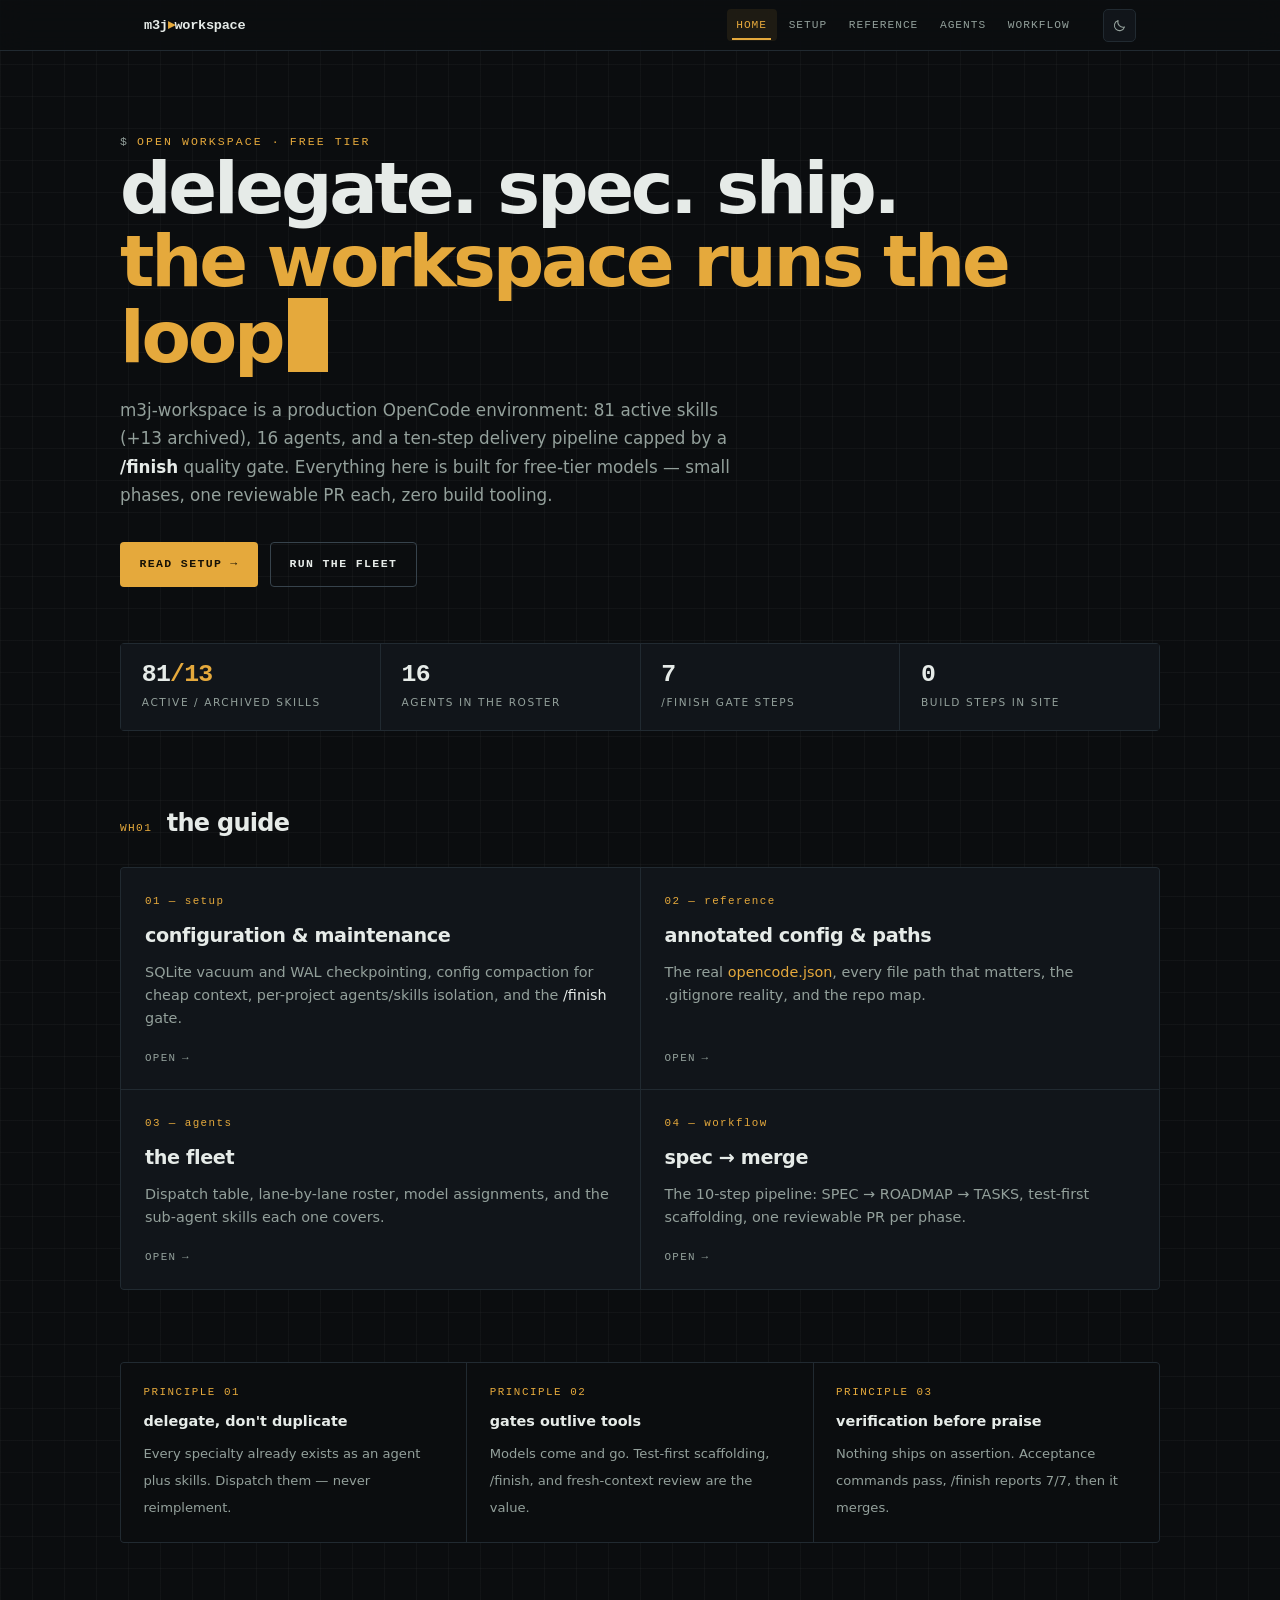
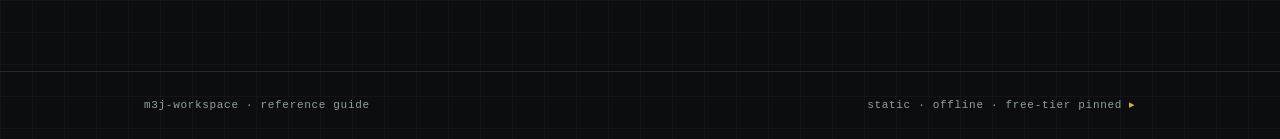
<file: site/index.html>
<!DOCTYPE html>
<html lang="en">
<head>
  <meta charset="UTF-8">
  <meta name="viewport" content="width=device-width, initial-scale=1.0">
  <meta name="color-scheme" content="dark light">
  <meta name="description" content="m3j-workspace reference guide — OpenCode workspace, 81+13 skills, 16 agents, free-tier delivery pipeline.">
  <title>m3j-workspace</title>
  <link rel="icon" href="data:image/svg+xml,%3Csvg xmlns='http://www.w3.org/2000/svg' viewBox='0 0 96 96'%3E%3Crect width='96' height='96' fill='%230d0f11'/%3E%3Cpath d='M30 34 L66 48 L30 62 Z' fill='%23e5a93c'/%3E%3C/svg%3E">
  <link rel="stylesheet" href="style.css">
  <noscript><style>.reveal{opacity:1;transform:none}</style></noscript>
  <script>
    /* pre-paint theme — keeps first paint dark in default */
    (function () {
      try {
        if (localStorage.getItem("theme") === "light")
          document.documentElement.setAttribute("data-theme", "light");
      } catch (e) {}
    })();
  </script>
</head>
<body>
  <a class="skip-link" href="#main">skip to content</a>

  <nav>
    <div class="nav-inner">
      <a class="brand" href="./" aria-label="m3j-workspace — home">
        m3j<span class="brand-caret">▸</span>workspace
      </a>
      <div class="nav-links">
        <a class="active" href="./">home</a>
        <a href="setup.html">setup</a>
        <a href="reference.html">reference</a>
        <a href="agents.html">agents</a>
        <a href="workflow.html">workflow</a>
      </div>
      <button id="theme-toggle" class="theme-toggle" type="button"
              aria-label="Toggle color theme" aria-pressed="false">
        <svg class="icon icon-sun" viewBox="0 0 24 24" width="15" height="15" aria-hidden="true" focusable="false">
          <circle cx="12" cy="12" r="4.2" fill="none" stroke="currentColor" stroke-width="1.7"/>
          <path d="M12 2.6v2.1M12 19.3v2.1M2.6 12h2.1M19.3 12h2.1M5 5l1.5 1.5M17.5 17.5L19 19M19 5l-1.5 1.5M6.5 17.5L5 19" stroke="currentColor" stroke-width="1.7" stroke-linecap="round"/>
        </svg>
        <svg class="icon icon-moon" viewBox="0 0 24 24" width="15" height="15" aria-hidden="true" focusable="false">
          <path d="M20.1 14.3A8.3 8.3 0 0 1 9.7 3.9a8.3 8.3 0 1 0 10.4 10.4Z" fill="none" stroke="currentColor" stroke-width="1.7" stroke-linejoin="round"/>
        </svg>
      </button>
    </div>
  </nav>

  <main class="page" id="main">
    <header class="hero">
      <p class="kicker reveal">open workspace · free tier</p>
      <h1 class="reveal" style="--d:60ms">delegate. spec. ship.<br>
        <span class="hl">the workspace runs the loop</span><span class="caret" aria-hidden="true"></span>
      </h1>
      <p class="lede reveal" style="--d:120ms">
        m3j-workspace is a production OpenCode environment: 81 active skills (+13 archived),
        16 agents, and a ten-step delivery pipeline capped by a <b style="color:var(--text)">/finish</b>
        quality gate. Everything here is built for free-tier models — small phases, one reviewable
        PR each, zero build tooling.
      </p>
      <div class="cta-row reveal" style="--d:180ms">
        <a class="btn btn-solid" href="setup.html">read setup <span class="arrow">→</span></a>
        <a class="btn btn-line" href="agents.html">run the fleet</a>
      </div>
    </header>

    <section class="stat-strip reveal" aria-label="Workspace numbers">
      <div class="stat-cell">
        <div class="stat-num">81<span class="ac">/13</span></div>
        <div class="stat-label">active / archived skills</div>
      </div>
      <div class="stat-cell">
        <div class="stat-num">16</div>
        <div class="stat-label">agents in the roster</div>
      </div>
      <div class="stat-cell">
        <div class="stat-num">7</div>
        <div class="stat-label">/finish gate steps</div>
      </div>
      <div class="stat-cell">
        <div class="stat-num">0</div>
        <div class="stat-label">build steps in site</div>
      </div>
    </section>

    <section>
      <div class="section-head reveal">
        <span class="idx">WH01</span>
        <h2>the guide</h2>
      </div>
      <div class="module-grid reveal">
        <a class="card-core" href="setup.html">
          <span class="m-num">01 — setup</span>
          <h3>configuration &amp; maintenance</h3>
          <p>SQLite vacuum and WAL checkpointing, config compaction for cheap context,
             per-project agents/skills isolation, and the <span style="color:var(--text)">/finish</span> gate.</p>
          <span class="m-go">open <span class="arrow">→</span></span>
        </a>
        <a class="card-core" href="reference.html">
          <span class="m-num">02 — reference</span>
          <h3>annotated config &amp; paths</h3>
          <p>The real <span style="color:var(--accent)">opencode.json</span>, every file path that matters,
             the .gitignore reality, and the repo map.</p>
          <span class="m-go">open <span class="arrow">→</span></span>
        </a>
        <a class="card-core" href="agents.html">
          <span class="m-num">03 — agents</span>
          <h3>the fleet</h3>
          <p>Dispatch table, lane-by-lane roster, model assignments, and the sub-agent skills each one covers.</p>
          <span class="m-go">open <span class="arrow">→</span></span>
        </a>
        <a class="card-core" href="workflow.html">
          <span class="m-num">04 — workflow</span>
          <h3>spec → merge</h3>
          <p>The 10-step pipeline: SPEC → ROADMAP → TASKS, test-first scaffolding, one reviewable PR per phase.</p>
          <span class="m-go">open <span class="arrow">→</span></span>
        </a>
      </div>
    </section>

    <section class="trio reveal">
      <div class="cell">
        <span class="tag">principle 01</span>
        <b>delegate, don't duplicate</b>
        <span>Every specialty already exists as an agent plus skills. Dispatch them — never reimplement.</span>
      </div>
      <div class="cell">
        <span class="tag">principle 02</span>
        <b>gates outlive tools</b>
        <span>Models come and go. Test-first scaffolding, /finish, and fresh-context review are the value.</span>
      </div>
      <div class="cell">
        <span class="tag">principle 03</span>
        <b>verification before praise</b>
        <span>Nothing ships on assertion. Acceptance commands pass, /finish reports 7/7, then it merges.</span>
      </div>
    </section>
  </main>

  <footer class="site-footer">
    <div class="footer-inner">
      <span>m3j-workspace · reference guide</span>
      <span class="footer-note">static · offline · free-tier pinned <span class="ac">▸</span></span>
    </div>
  </footer>

  <script src="script.js"></script>
</body>
</html>
</file>
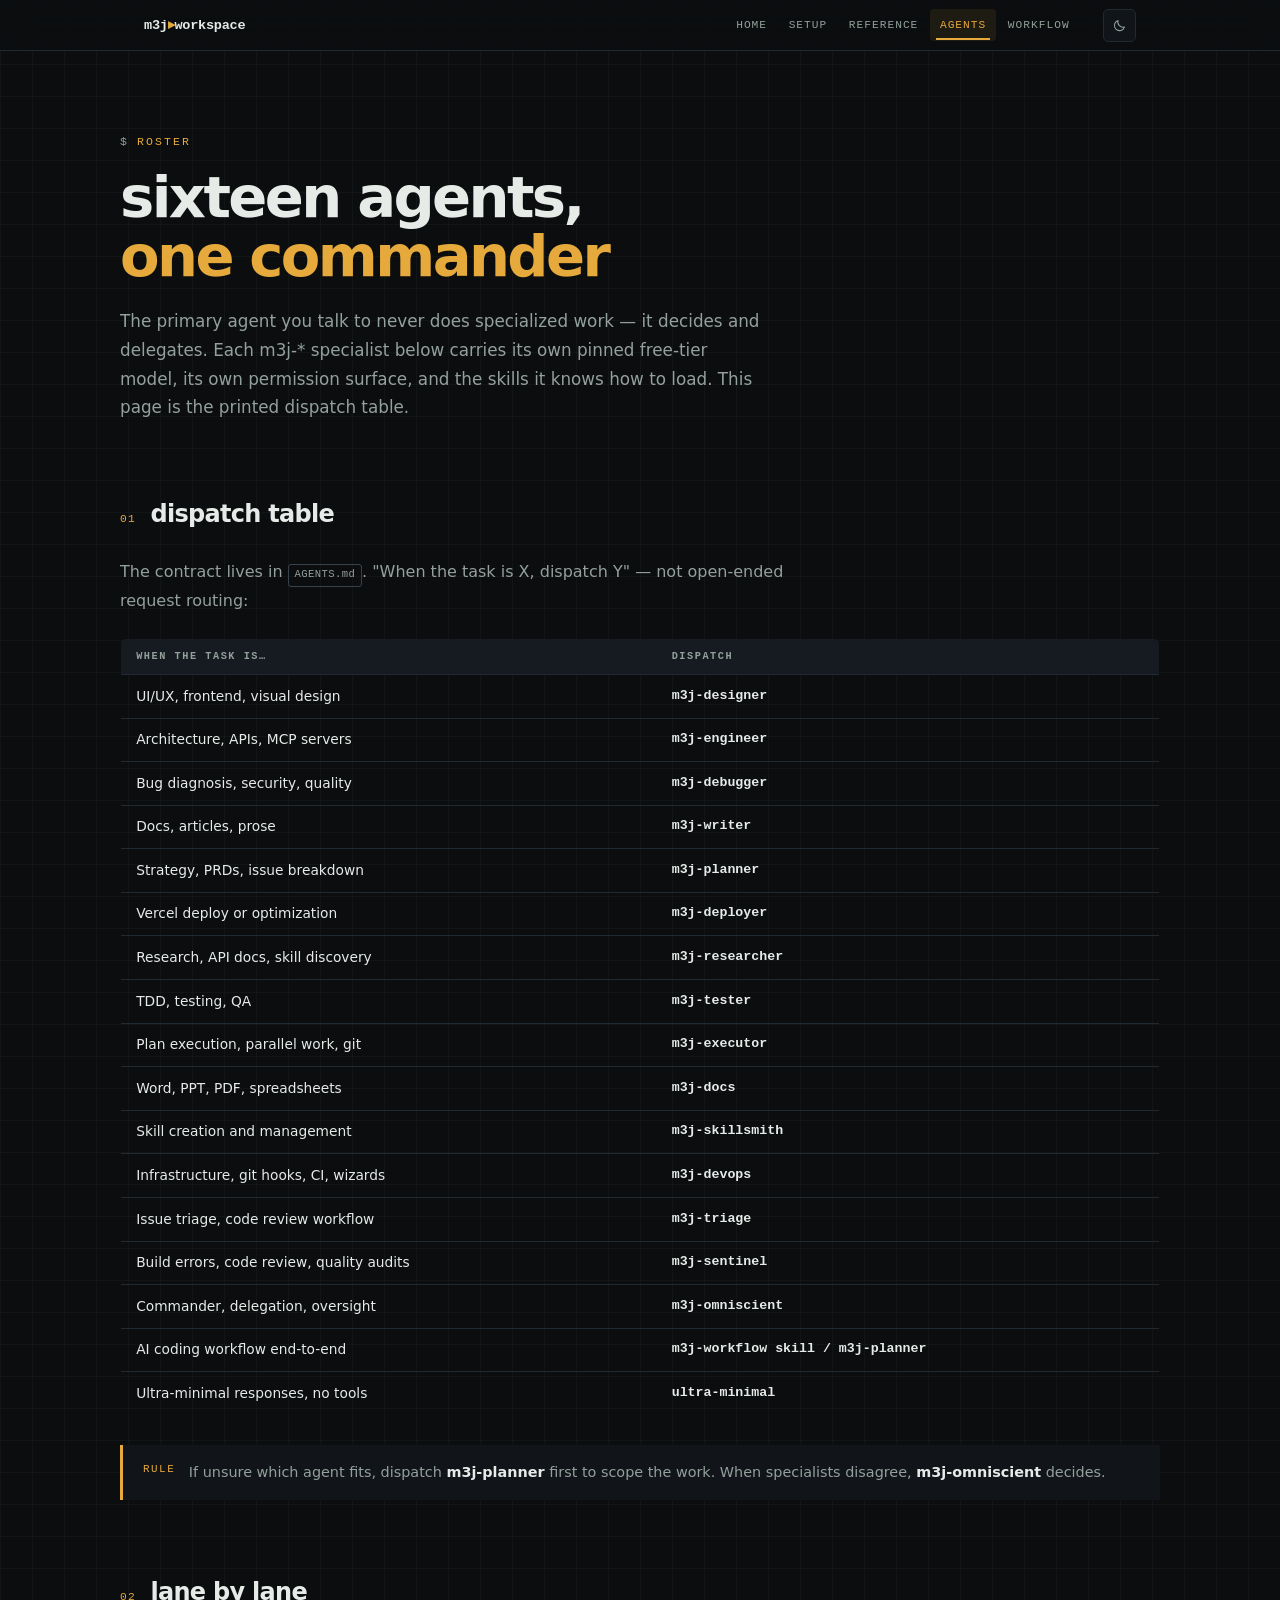
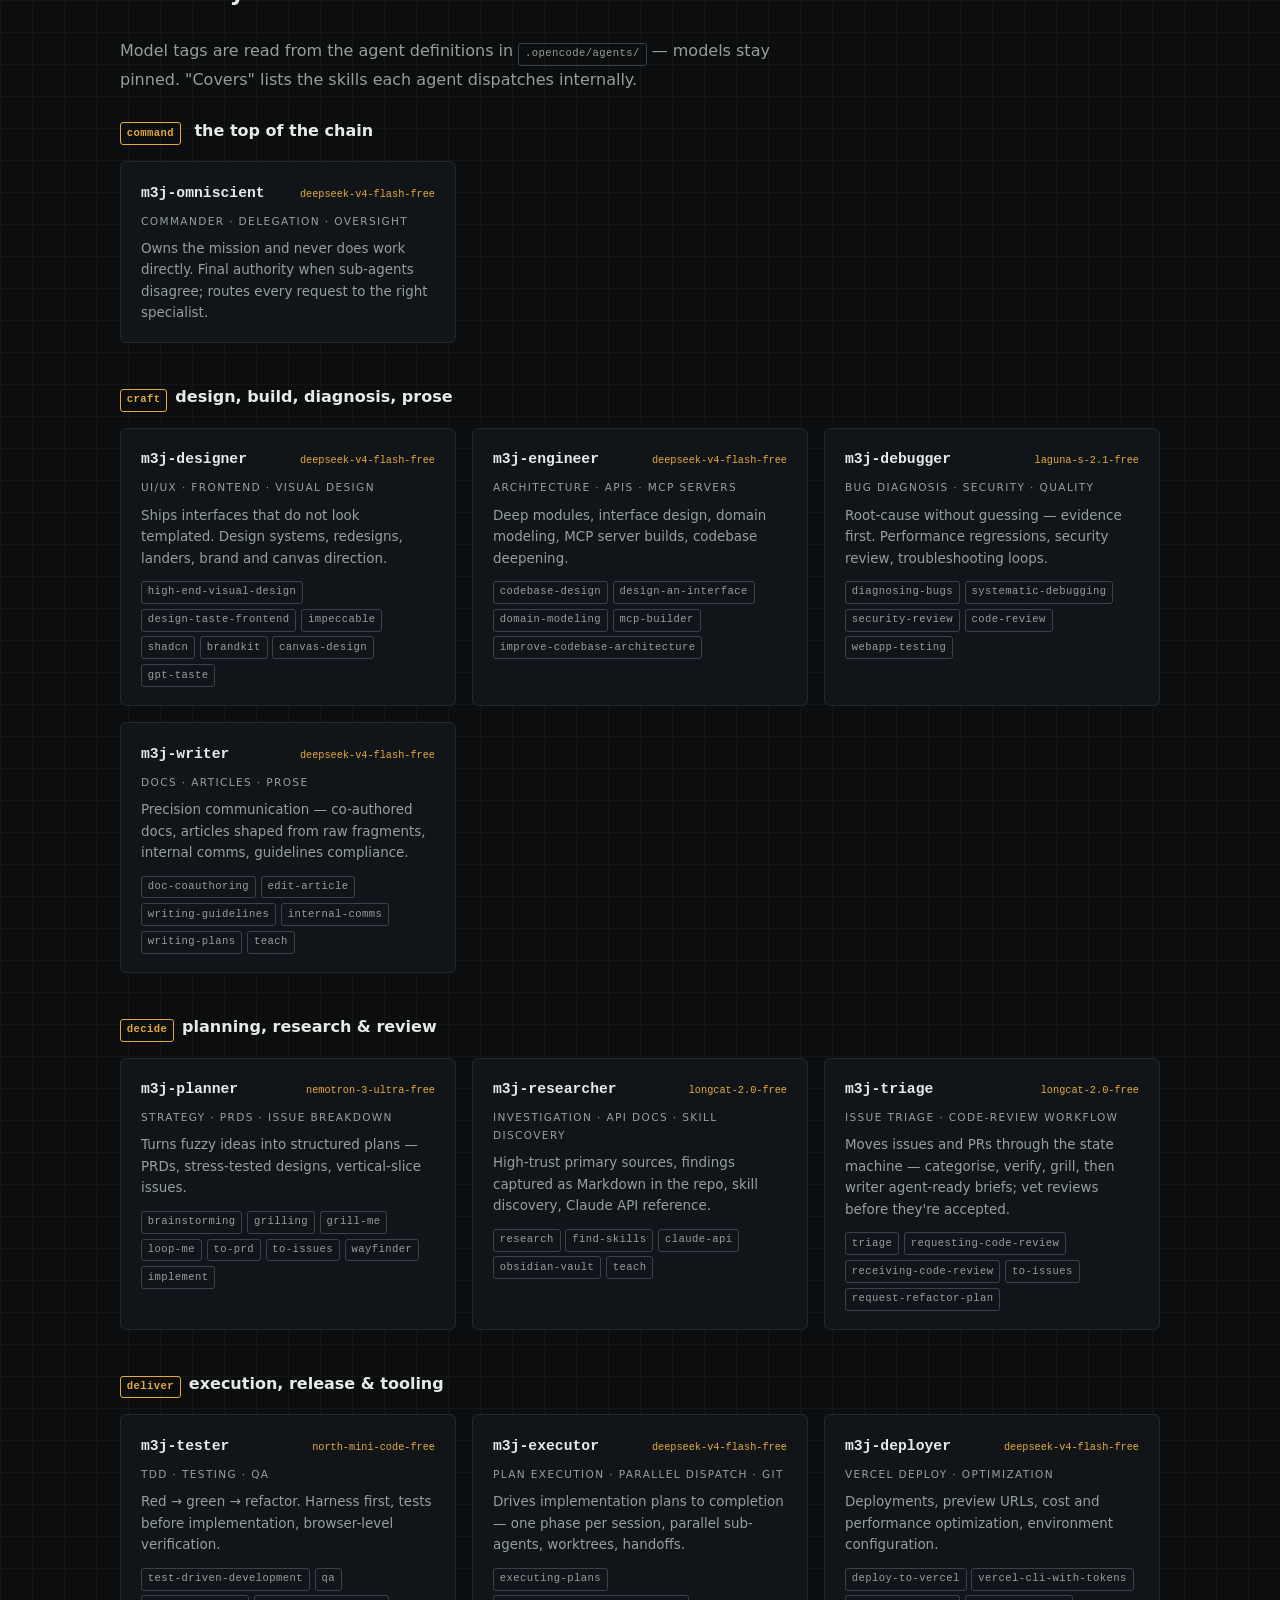
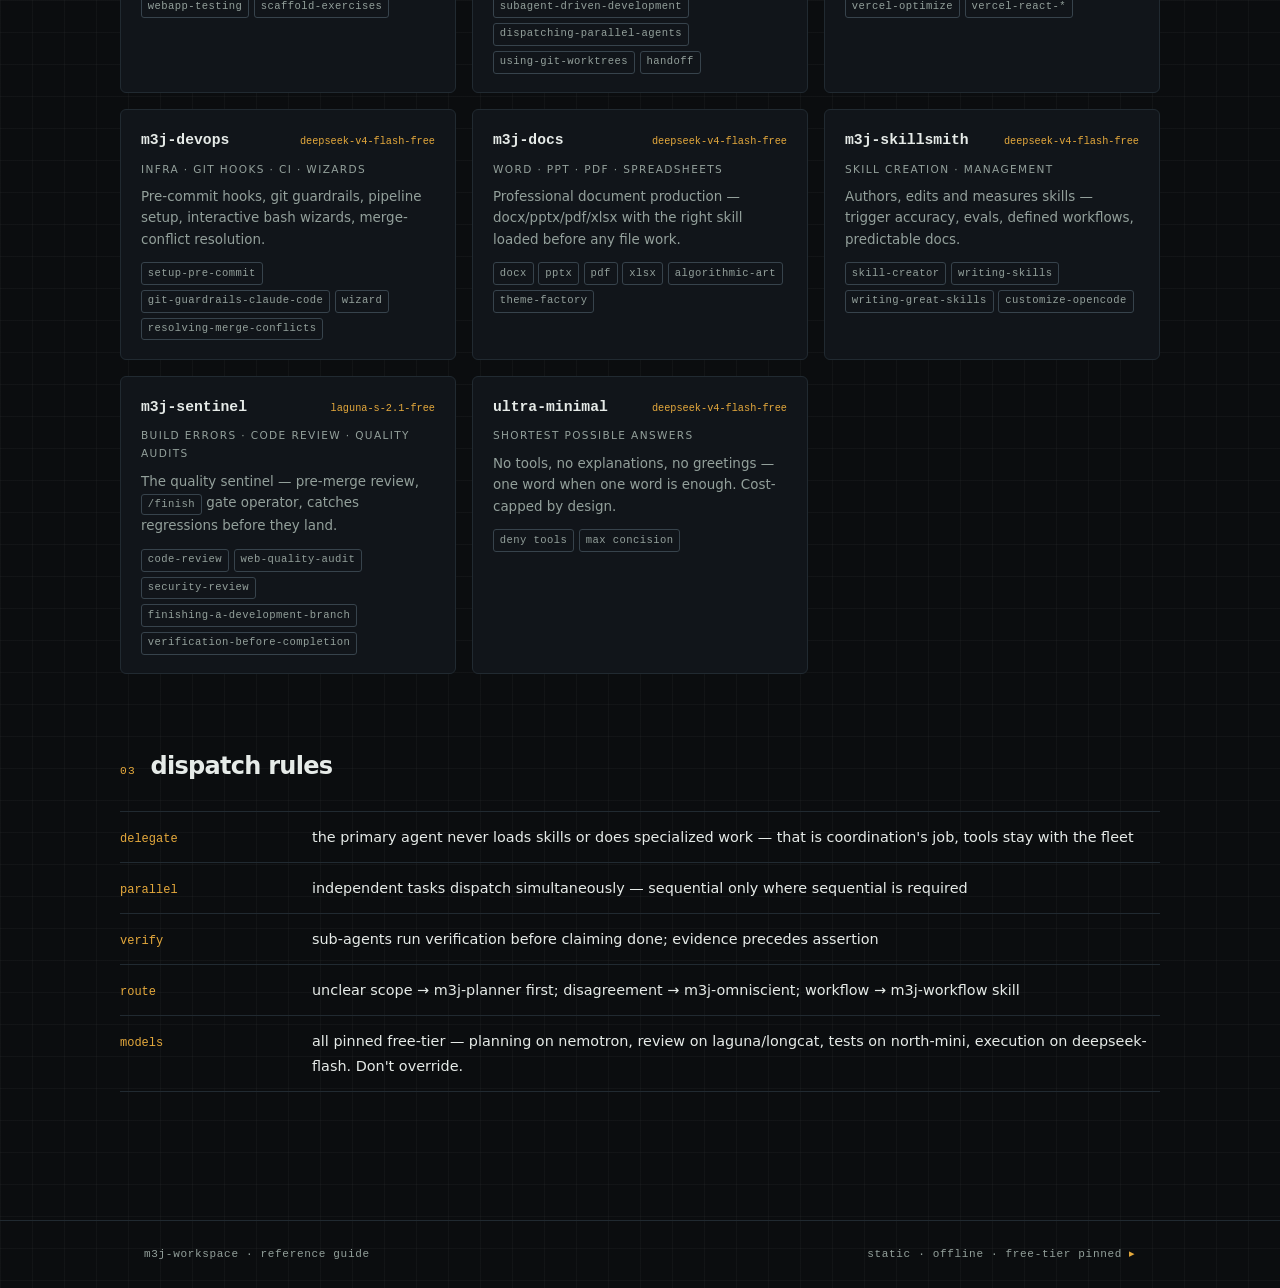
<file: site/agents.html>
<!DOCTYPE html>
<html lang="en">
<head>
  <meta charset="UTF-8">
  <meta name="viewport" content="width=device-width, initial-scale=1.0">
  <meta name="color-scheme" content="dark light">
  <meta name="description" content="m3j-workspace agents — the 16-member dispatch fleet: hierarchy, lanes, model assignments, skill coverage.">
  <title>m3j-workspace · agents</title>
  <link rel="icon" href="data:image/svg+xml,%3Csvg xmlns='http://www.w3.org/2000/svg' viewBox='0 0 96 96'%3E%3Crect width='96' height='96' fill='%230d0f11'/%3E%3Cpath d='M30 34 L66 48 L30 62 Z' fill='%23e5a93c'/%3E%3C/svg%3E">
  <link rel="stylesheet" href="style.css">
  <noscript><style>.reveal{opacity:1;transform:none}</style></noscript>
  <script>
    /* pre-hydrate theme — keeps state dark in default */
    (function () {
      try {
        if (localStorage.getItem("theme") === "light")
          document.documentElement.setAttribute("data-theme", "light");
      } catch (e) {}
    })();
  </script>
</head>
<body>
  <a class="skip-link" href="#main">skip to content</a>

  <nav>
    <div class="nav-inner">
      <a class="brand" href="./" aria-label="m3j-workspace — home">
        m3j<span class="brand-caret">▸</span>workspace
      </a>
      <div class="nav-links">
        <a href="./">home</a>
        <a href="setup.html">setup</a>
        <a href="reference.html">reference</a>
        <a class="active" href="agents.html">agents</a>
        <a href="workflow.html">workflow</a>
      </div>
      <button id="theme-toggle" class="theme-toggle" type="button"
              aria-label="Toggle color theme" aria-pressed="false">
        <svg class="icon icon-sun" viewBox="0 0 24 24" width="15" height="15" aria-hidden="true" focusable="false">
          <circle cx="12" cy="12" r="4.2" fill="none" stroke="currentColor" stroke-width="1.7"/>
          <path d="M12 2.6v2.1M12 19.3v2.1M2.6 12h2.1M19.3 12h2.1M5 5l1.5 1.5M17.5 17.5L19 19M19 5l-1.5 1.5M6.5 17.5L5 19" stroke="currentColor" stroke-width="1.7" stroke-linecap="round"/>
        </svg>
        <svg class="icon icon-moon" viewBox="0 0 24 24" width="15" height="15" aria-hidden="true" focusable="false">
          <path d="M20.1 14.3A8.3 8.3 0 0 1 9.7 3.9a8.3 8.3 0 1 0 10.4 10.4Z" fill="none" stroke="currentColor" stroke-width="1.7" stroke-linejoin="round"/>
        </svg>
      </button>
    </div>
  </nav>

  <main class="page" id="main">
    <header class="page-head">
      <p class="kicker reveal">roster</p>
      <h1 class="reveal" style="--d:60ms">sixteen agents,<br><span class="hl">one commander</span></h1>
      <p class="lede reveal" style="--d:120ms">
        The primary agent you talk to never does specialized work — it decides and delegates. Each
        m3j-* specialist below carries its own pinned free-tier model, its own permission surface, and
        the skills it knows how to load. This page is the printed dispatch table.
      </p>
    </header>

    <section>
      <div class="section-head reveal">
        <span class="idx">01</span>
        <h2>dispatch table</h2>
      </div>
      <p class="section-sub reveal">
        The contract lives in <span class="chip">AGENTS.md</span>. "When the task is X, dispatch Y" —
        not open-ended request routing:
      </p>
      <div class="table-wrap reveal">
        <table class="fleet">
          <thead>
            <tr>
              <th>when the task is…</th>
              <th>dispatch</th>
            </tr>
          </thead>
          <tbody>
            <tr><td>UI/UX, frontend, visual design</td><td class="agent-cell">m3j-designer</td></tr>
            <tr><td>Architecture, APIs, MCP servers</td><td class="agent-cell">m3j-engineer</td></tr>
            <tr><td>Bug diagnosis, security, quality</td><td class="agent-cell">m3j-debugger</td></tr>
            <tr><td>Docs, articles, prose</td><td class="agent-cell">m3j-writer</td></tr>
            <tr><td>Strategy, PRDs, issue breakdown</td><td class="agent-cell">m3j-planner</td></tr>
            <tr><td>Vercel deploy or optimization</td><td class="agent-cell">m3j-deployer</td></tr>
            <tr><td>Research, API docs, skill discovery</td><td class="agent-cell">m3j-researcher</td></tr>
            <tr><td>TDD, testing, QA</td><td class="agent-cell">m3j-tester</td></tr>
            <tr><td>Plan execution, parallel work, git</td><td class="agent-cell">m3j-executor</td></tr>
            <tr><td>Word, PPT, PDF, spreadsheets</td><td class="agent-cell">m3j-docs</td></tr>
            <tr><td>Skill creation and management</td><td class="agent-cell">m3j-skillsmith</td></tr>
            <tr><td>Infrastructure, git hooks, CI, wizards</td><td class="agent-cell">m3j-devops</td></tr>
            <tr><td>Issue triage, code review workflow</td><td class="agent-cell">m3j-triage</td></tr>
            <tr><td>Build errors, code review, quality audits</td><td class="agent-cell">m3j-sentinel</td></tr>
            <tr><td>Commander, delegation, oversight</td><td class="agent-cell">m3j-omniscient</td></tr>
            <tr><td>AI coding workflow end-to-end</td><td class="agent-cell">m3j-workflow skill / m3j-planner</td></tr>
            <tr><td>Ultra-minimal responses, no tools</td><td class="agent-cell">ultra-minimal</td></tr>
          </tbody>
        </table>
      </div>
      <div class="note reveal">
        <span class="note-tag">rule</span>
        <span>If unsure which agent fits, dispatch <b>m3j-planner</b> first to scope the work. When
        specialists disagree, <b>m3j-omniscient</b> decides.</span>
      </div>
    </section>

    <section>
      <div class="section-head reveal">
        <span class="idx">02</span>
        <h2>lane by lane</h2>
      </div>
      <p class="section-sub reveal">
        Model tags are read from the agent definitions in <span class="chip">.opencode/agents/</span> —
        models stay pinned. "Covers" lists the skills each agent dispatches internally.
      </p>

      <h3 class="reveal" style="font-size:1rem; margin-bottom:.6rem">
        <span class="chip accent" style="margin-right:.5rem">command</span> the top of the chain
      </h3>
      <div class="agents-grid">
        <div class="agent-card reveal">
          <div class="agent-id">
            <span class="agent-name">m3j-omniscient</span>
            <span class="agent-model">deepseek-v4-flash-free</span>
          </div>
          <div class="agent-role">commander · delegation · oversight</div>
          <p class="agent-desc">Owns the mission and never does work directly. Final authority when
            sub-agents disagree; routes every request to the right specialist.</p>
        </div>
      </div>

      <h3 class="reveal" style="font-size:1rem; margin:2.5rem 0 1rem">
        <span class="chip accent" style="margin-right:.5rem">craft</span>design, build, diagnosis, prose
      </h3>
      <div class="agents-grid">
        <div class="agent-card reveal">
          <div class="agent-id">
            <span class="agent-name">m3j-designer</span>
            <span class="agent-model">deepseek-v4-flash-free</span>
          </div>
          <div class="agent-role">UI/UX · frontend · visual design</div>
          <p class="agent-desc">Ships interfaces that do not look templated. Design systems, redesigns,
            landers, brand and canvas direction.</p>
          <div class="agent-covers">
            <span class="chip">high-end-visual-design</span><span class="chip">design-taste-frontend</span>
            <span class="chip">impeccable</span><span class="chip">shadcn</span><span class="chip">brandkit</span>
            <span class="chip">canvas-design</span><span class="chip">gpt-taste</span>
          </div>
        </div>
        <div class="agent-card reveal" style="--d:60ms">
          <div class="agent-id">
            <span class="agent-name">m3j-engineer</span>
            <span class="agent-model">deepseek-v4-flash-free</span>
          </div>
          <div class="agent-role">architecture · APIs · MCP servers</div>
          <p class="agent-desc">Deep modules, interface design, domain modeling, MCP server builds,
            codebase deepening.</p>
          <div class="agent-covers">
            <span class="chip">codebase-design</span><span class="chip">design-an-interface</span>
            <span class="chip">domain-modeling</span><span class="chip">mcp-builder</span>
            <span class="chip">improve-codebase-architecture</span>
          </div>
        </div>
        <div class="agent-card reveal" style="--d:120ms">
          <div class="agent-id">
            <span class="agent-name">m3j-debugger</span>
            <span class="agent-model">laguna-s-2.1-free</span>
          </div>
          <div class="agent-role">bug diagnosis · security · quality</div>
          <p class="agent-desc">Root-cause without guessing — evidence first. Performance regressions,
            security review, troubleshooting loops.</p>
          <div class="agent-covers">
            <span class="chip">diagnosing-bugs</span><span class="chip">systematic-debugging</span>
            <span class="chip">security-review</span><span class="chip">code-review</span>
            <span class="chip">webapp-testing</span>
          </div>
        </div>
        <div class="agent-card reveal" style="--d:180ms">
          <div class="agent-id">
            <span class="agent-name">m3j-writer</span>
            <span class="agent-model">deepseek-v4-flash-free</span>
          </div>
          <div class="agent-role">docs · articles · prose</div>
          <p class="agent-desc">Precision communication — co-authored docs, articles shaped from raw
            fragments, internal comms, guidelines compliance.</p>
          <div class="agent-covers">
            <span class="chip">doc-coauthoring</span><span class="chip">edit-article</span>
            <span class="chip">writing-guidelines</span><span class="chip">internal-comms</span>
            <span class="chip">writing-plans</span><span class="chip">teach</span>
          </div>
        </div>
      </div>

      <h3 class="reveal" style="font-size:1rem; margin:2.5rem 0 1rem">
        <span class="chip accent" style="margin-right:.5rem">decide</span>planning, research & review
      </h3>
      <div class="agents-grid">
        <div class="agent-card reveal">
          <div class="agent-id">
            <span class="agent-name">m3j-planner</span>
            <span class="agent-model">nemotron-3-ultra-free</span>
          </div>
          <div class="agent-role">strategy · PRDs · issue breakdown</div>
          <p class="agent-desc">Turns fuzzy ideas into structured plans — PRDs, stress-tested designs,
            vertical-slice issues.</p>
          <div class="agent-covers">
            <span class="chip">brainstorming</span><span class="chip">grilling</span>
            <span class="chip">grill-me</span><span class="chip">loop-me</span><span class="chip">to-prd</span>
            <span class="chip">to-issues</span><span class="chip">wayfinder</span><span class="chip">implement</span>
          </div>
        </div>
        <div class="agent-card reveal" style="--d:60ms">
          <div class="agent-id">
            <span class="agent-name">m3j-researcher</span>
            <span class="agent-model">longcat-2.0-free</span>
          </div>
          <div class="agent-role">investigation · API docs · skill discovery</div>
          <p class="agent-desc">High-trust primary sources, findings captured as Markdown in the repo,
            skill discovery, Claude API reference.</p>
          <div class="agent-covers">
            <span class="chip">research</span><span class="chip">find-skills</span>
            <span class="chip">claude-api</span><span class="chip">obsidian-vault</span>
            <span class="chip">teach</span>
          </div>
        </div>
        <div class="agent-card reveal" style="--d:120ms">
          <div class="agent-id">
            <span class="agent-name">m3j-triage</span>
            <span class="agent-model">longcat-2.0-free</span>
          </div>
          <div class="agent-role">issue triage · code-review workflow</div>
          <p class="agent-desc">Moves issues and PRs through the state machine — categorise, verify,
            grill, then writer agent-ready briefs; vet reviews before they're accepted.</p>
          <div class="agent-covers">
            <span class="chip">triage</span><span class="chip">requesting-code-review</span>
            <span class="chip">receiving-code-review</span><span class="chip">to-issues</span>
            <span class="chip">request-refactor-plan</span>
          </div>
        </div>
      </div>

      <h3 class="reveal" style="font-size:1rem; margin:2.5rem 0 1rem">
        <span class="chip accent" style="margin-right:.5rem">deliver</span>execution, release & tooling
      </h3>
      <div class="agents-grid">
        <div class="agent-card reveal">
          <div class="agent-id">
            <span class="agent-name">m3j-tester</span>
            <span class="agent-model">north-mini-code-free</span>
          </div>
          <div class="agent-role">TDD · testing · QA</div>
          <p class="agent-desc">Red → green → refactor. Harness first, tests before implementation,
            browser-level verification.</p>
          <div class="agent-covers">
            <span class="chip">test-driven-development</span><span class="chip">qa</span>
            <span class="chip">webapp-testing</span><span class="chip">scaffold-exercises</span>
          </div>
        </div>
        <div class="agent-card reveal" style="--d:60ms">
          <div class="agent-id">
            <span class="agent-name">m3j-executor</span>
            <span class="agent-model">deepseek-v4-flash-free</span>
          </div>
          <div class="agent-role">plan execution · parallel dispatch · git</div>
          <p class="agent-desc">Drives implementation plans to completion — one phase per session,
            parallel sub-agents, worktrees, handoffs.</p>
          <div class="agent-covers">
            <span class="chip">executing-plans</span><span class="chip">subagent-driven-development</span>
            <span class="chip">dispatching-parallel-agents</span><span class="chip">using-git-worktrees</span>
            <span class="chip">handoff</span>
          </div>
        </div>
        <div class="agent-card reveal" style="--d:120ms">
          <div class="agent-id">
            <span class="agent-name">m3j-deployer</span>
            <span class="agent-model">deepseek-v4-flash-free</span>
          </div>
          <div class="agent-role">Vercel deploy · optimization</div>
          <p class="agent-desc">Deployments, preview URLs, cost and performance optimization,
            environment configuration.</p>
          <div class="agent-covers">
            <span class="chip">deploy-to-vercel</span><span class="chip">vercel-cli-with-tokens</span>
            <span class="chip">vercel-optimize</span><span class="chip">vercel-react-*</span>
          </div>
        </div>
        <div class="agent-card reveal" style="--d:180ms">
          <div class="agent-id">
            <span class="agent-name">m3j-devops</span>
            <span class="agent-model">deepseek-v4-flash-free</span>
          </div>
          <div class="agent-role">infra · git hooks · CI · wizards</div>
          <p class="agent-desc">Pre-commit hooks, git guardrails, pipeline setup, interactive bash
            wizards, merge-conflict resolution.</p>
          <div class="agent-covers">
            <span class="chip">setup-pre-commit</span><span class="chip">git-guardrails-claude-code</span>
            <span class="chip">wizard</span><span class="chip">resolving-merge-conflicts</span>
          </div>
        </div>
        <div class="agent-card reveal">
          <div class="agent-id">
            <span class="agent-name">m3j-docs</span>
            <span class="agent-model">deepseek-v4-flash-free</span>
          </div>
          <div class="agent-role">word · ppt · pdf · spreadsheets</div>
          <p class="agent-desc">Professional document production — docx/pptx/pdf/xlsx with the right
            skill loaded before any file work.</p>
          <div class="agent-covers">
            <span class="chip">docx</span><span class="chip">pptx</span><span class="chip">pdf</span>
            <span class="chip">xlsx</span><span class="chip">algorithmic-art</span><span class="chip">theme-factory</span>
          </div>
        </div>
        <div class="agent-card reveal" style="--d:60ms">
          <div class="agent-id">
            <span class="agent-name">m3j-skillsmith</span>
            <span class="agent-model">deepseek-v4-flash-free</span>
          </div>
          <div class="agent-role">skill creation · management</div>
          <p class="agent-desc">Authors, edits and measures skills — trigger accuracy, evals, defined
            workflows, predictable docs.</p>
          <div class="agent-covers">
            <span class="chip">skill-creator</span><span class="chip">writing-skills</span>
            <span class="chip">writing-great-skills</span><span class="chip">customize-opencode</span>
          </div>
        </div>
        <div class="agent-card reveal" style="--d:120ms">
          <div class="agent-id">
            <span class="agent-name">m3j-sentinel</span>
            <span class="agent-model">laguna-s-2.1-free</span>
          </div>
          <div class="agent-role">build errors · code review · quality audits</div>
          <p class="agent-desc">The quality sentinel — pre-merge review, <span class="chip">/finish</span>
            gate operator, catches regressions before they land.</p>
          <div class="agent-covers">
            <span class="chip">code-review</span><span class="chip">web-quality-audit</span>
            <span class="chip">security-review</span><span class="chip">finishing-a-development-branch</span>
            <span class="chip">verification-before-completion</span>
          </div>
        </div>
        <div class="agent-card reveal" style="--d:180ms">
          <div class="agent-id">
            <span class="agent-name">ultra-minimal</span>
            <span class="agent-model">deepseek-v4-flash-free</span>
          </div>
          <div class="agent-role">shortest possible answers</div>
          <p class="agent-desc">No tools, no explanations, no greetings — one word when one word is
            enough. Cost-capped by design.</p>
          <div class="agent-covers">
            <span class="chip">deny tools</span><span class="chip">max concision</span>
          </div>
        </div>
      </div>
    </section>

    <section>
      <div class="section-head reveal">
        <span class="idx">03</span>
        <h2>dispatch rules</h2>
      </div>
      <div class="rowlist reveal">
        <div class="row">
          <span class="k">delegate</span>
          <span class="v">the primary agent never loads skills or does specialized work — that is
            coordination's job, tools stay with the fleet</span>
        </div>
        <div class="row">
          <span class="k">parallel</span>
          <span class="v">independent tasks dispatch simultaneously — sequential only where sequential is
            required</span>
        </div>
        <div class="row">
          <span class="k">verify</span>
          <span class="v">sub-agents run verification before claiming done; evidence precedes assertion</span>
        </div>
        <div class="row">
          <span class="k">route</span>
          <span class="v">unclear scope → m3j-planner first; disagreement → m3j-omniscient; workflow →
            m3j-workflow skill</span>
        </div>
        <div class="row">
          <span class="k">models</span>
          <span class="v">all pinned free-tier — planning on nemotron, review on laguna/longcat, tests on
            north-mini, execution on deepseek-flash. Don't override.</span>
        </div>
      </div>
    </section>
  </main>

  <footer class="site-footer">
    <div class="footer-inner">
      <span>m3j-workspace · reference guide</span>
      <span class="footer-note">static · offline · free-tier pinned <span class="ac">▸</span></span>
    </div>
  </footer>

  <script src="script.js"></script>
</body>
</html>
</file>
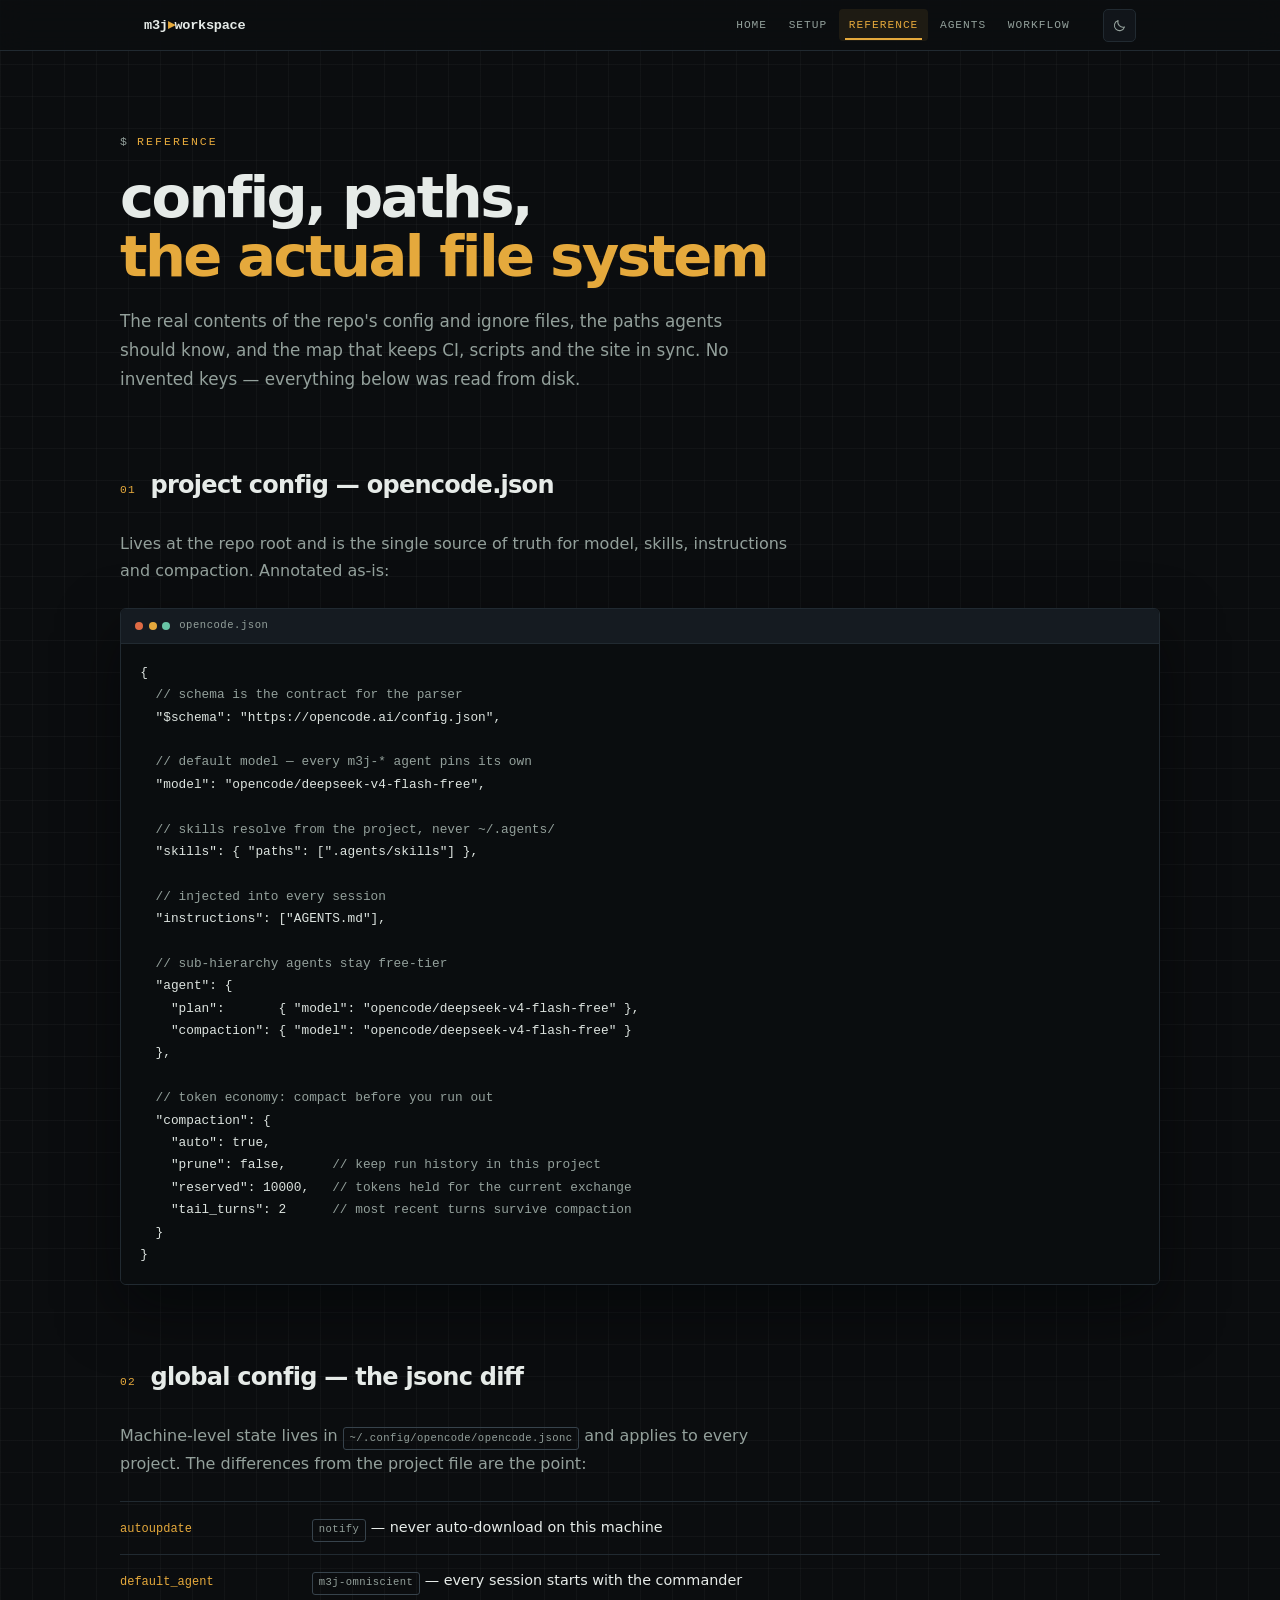
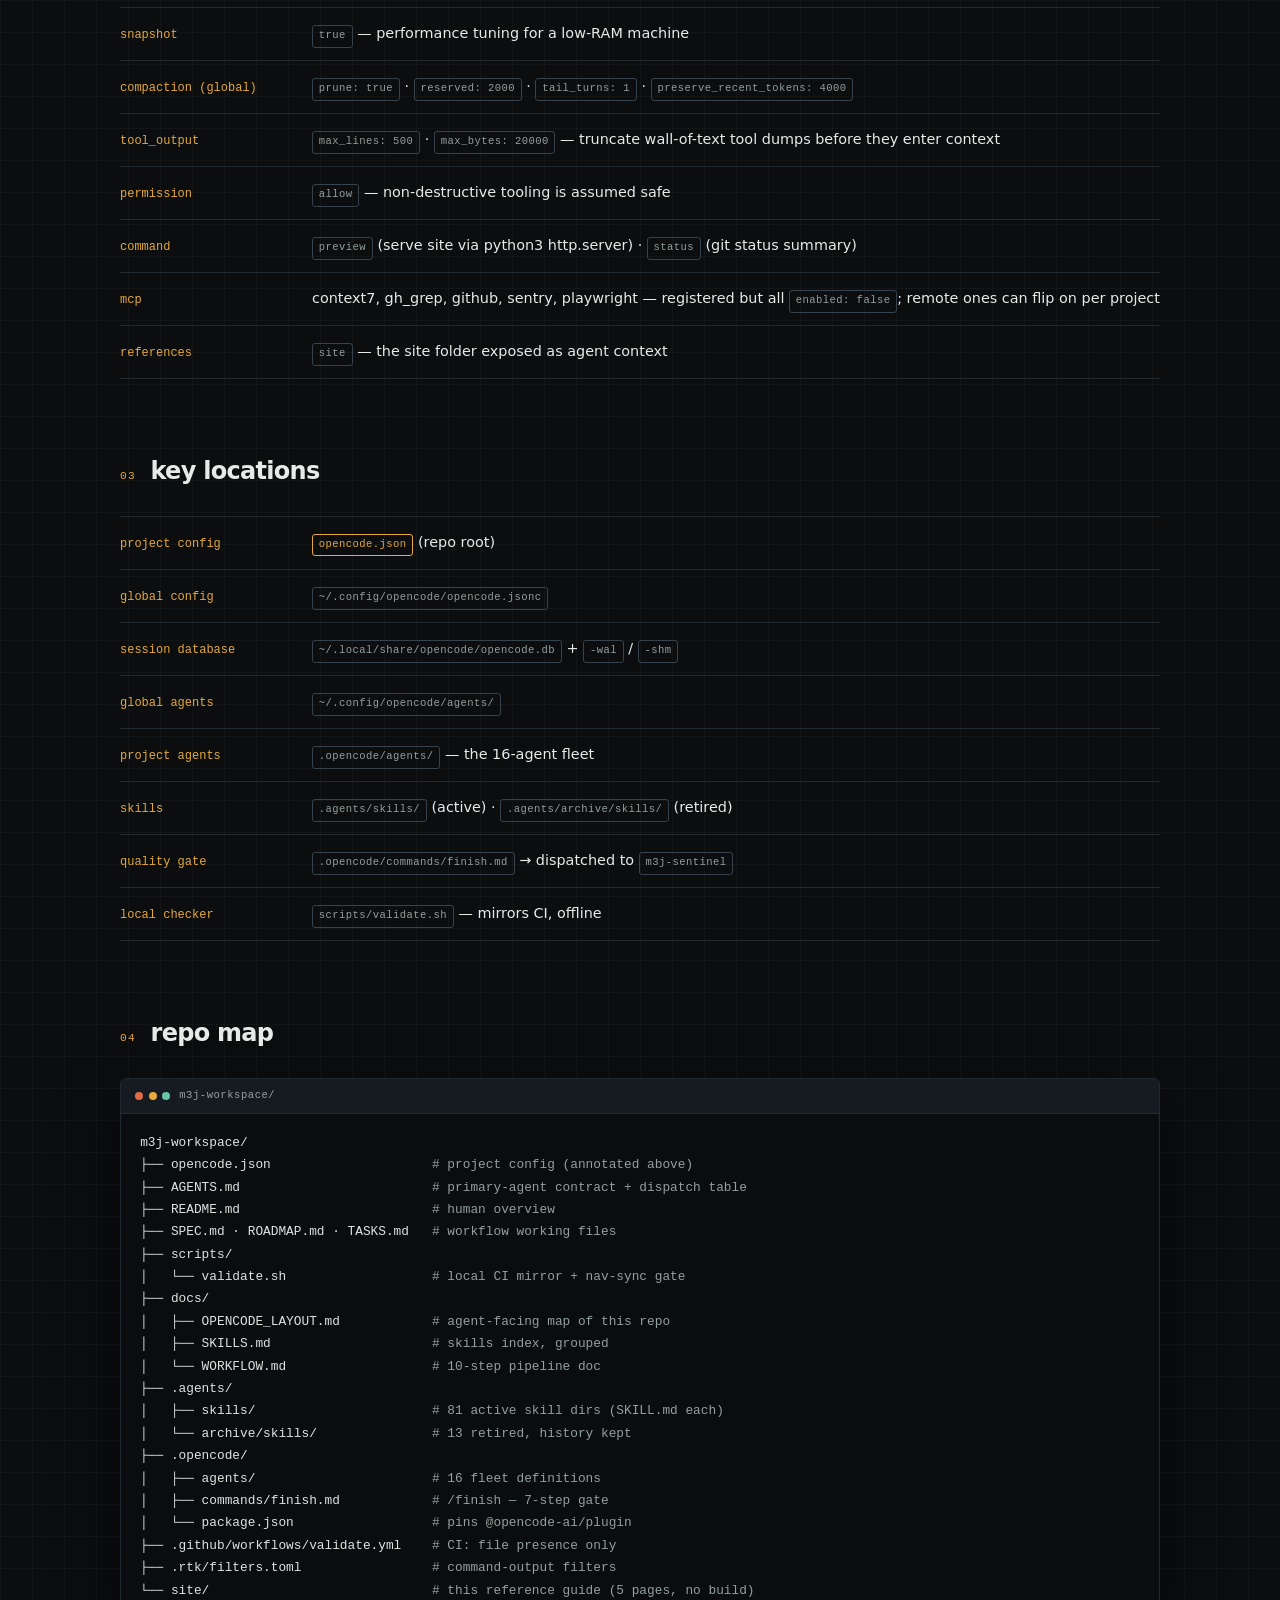
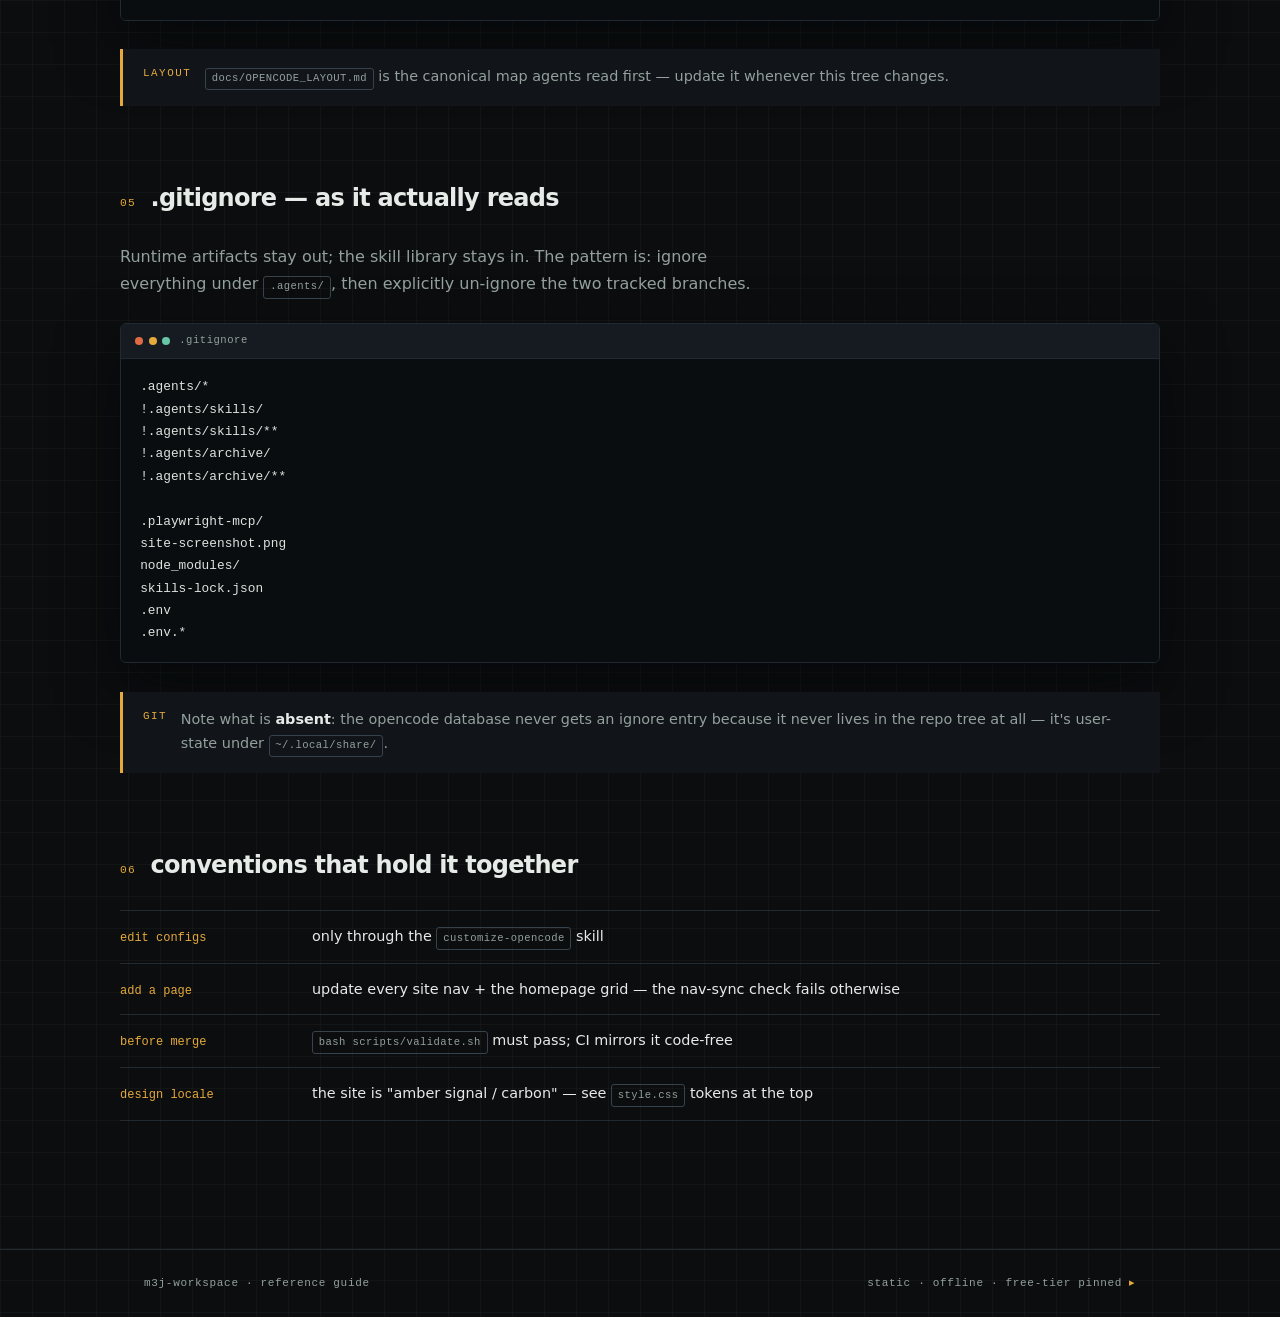
<file: site/reference.html>
<!DOCTYPE html>
<html lang="en">
<head>
  <meta charset="UTF-8">
  <meta name="viewport" content="width=device-width, initial-scale=1.0">
  <meta name="color-scheme" content="dark light">
  <meta name="description" content="m3j-workspace reference — annotated opencode.json, global config diff, every path, the real .gitignore, repo map.">
  <title>m3j-workspace · reference</title>
  <link rel="icon" href="data:image/svg+xml,%3Csvg xmlns='http://www.w3.org/2000/svg' viewBox='0 0 96 96'%3E%3Crect width='96' height='96' fill='%230d0f11'/%3E%3Cpath d='M30 34 L66 48 L30 62 Z' fill='%23e5a93c'/%3E%3C/svg%3E">
  <link rel="stylesheet" href="style.css">
  <noscript><style>.reveal{opacity:1;transform:none}</style></noscript>
  <script>
    /* pre-hydrate theme — keeps state dark in default */
    (function () {
      try {
        if (localStorage.getItem("theme") === "light")
          document.documentElement.setAttribute("data-theme", "light");
      } catch (e) {}
    })();
  </script>
</head>
<body>
  <a class="skip-link" href="#main">skip to content</a>

  <nav>
    <div class="nav-inner">
      <a class="brand" href="./" aria-label="m3j-workspace — home">
        m3j<span class="brand-caret">▸</span>workspace
      </a>
      <div class="nav-links">
        <a href="./">home</a>
        <a href="setup.html">setup</a>
        <a class="active" href="reference.html">reference</a>
        <a href="agents.html">agents</a>
        <a href="workflow.html">workflow</a>
      </div>
      <button id="theme-toggle" class="theme-toggle" type="button"
              aria-label="Toggle color theme" aria-pressed="false">
        <svg class="icon icon-sun" viewBox="0 0 24 24" width="15" height="15" aria-hidden="true" focusable="false">
          <circle cx="12" cy="12" r="4.2" fill="none" stroke="currentColor" stroke-width="1.7"/>
          <path d="M12 2.6v2.1M12 19.3v2.1M2.6 12h2.1M19.3 12h2.1M5 5l1.5 1.5M17.5 17.5L19 19M19 5l-1.5 1.5M6.5 17.5L5 19" stroke="currentColor" stroke-width="1.7" stroke-linecap="round"/>
        </svg>
        <svg class="icon icon-moon" viewBox="0 0 24 24" width="15" height="15" aria-hidden="true" focusable="false">
          <path d="M20.1 14.3A8.3 8.3 0 0 1 9.7 3.9a8.3 8.3 0 1 0 10.4 10.4Z" fill="none" stroke="currentColor" stroke-width="1.7" stroke-linejoin="round"/>
        </svg>
      </button>
    </div>
  </nav>

  <main class="page" id="main">
    <header class="page-head">
      <p class="kicker reveal">reference</p>
      <h1 class="reveal" style="--d:60ms">config, paths,<br><span class="hl">the actual file system</span></h1>
      <p class="lede reveal" style="--d:120ms">
        The real contents of the repo's config and ignore files, the paths agents should know, and the
        map that keeps CI, scripts and the site in sync. No invented keys — everything below was read
        from disk.
      </p>
    </header>

    <section>
      <div class="section-head reveal">
        <span class="idx">01</span>
        <h2>project config — opencode.json</h2>
      </div>
      <p class="section-sub reveal">
        Lives at the repo root and is the single source of truth for model, skills, instructions and
        compaction. Annotated as-is:
      </p>
      <div class="term reveal">
        <div class="term-bar">
          <span class="dots"><i></i><i></i><i></i></span>
          <span class="term-file">opencode.json</span>
        </div>
        <pre class="term-pre">{
  <span class="dim">// schema is the contract for the parser</span>
  "$schema": "https://opencode.ai/config.json",

  <span class="dim">// default model — every m3j-* agent pins its own</span>
  "model": "opencode/deepseek-v4-flash-free",

  <span class="dim">// skills resolve from the project, never ~/.agents/</span>
  "skills": { "paths": [".agents/skills"] },

  <span class="dim">// injected into every session</span>
  "instructions": ["AGENTS.md"],

  <span class="dim">// sub-hierarchy agents stay free-tier</span>
  "agent": {
    "plan":       { "model": "opencode/deepseek-v4-flash-free" },
    "compaction": { "model": "opencode/deepseek-v4-flash-free" }
  },

  <span class="dim">// token economy: compact before you run out</span>
  "compaction": {
    "auto": true,
    "prune": false,      <span class="dim">// keep run history in this project</span>
    "reserved": 10000,   <span class="dim">// tokens held for the current exchange</span>
    "tail_turns": 2      <span class="dim">// most recent turns survive compaction</span>
  }
}</pre>
      </div>
    </section>

    <section>
      <div class="section-head reveal">
        <span class="idx">02</span>
        <h2>global config — the jsonc diff</h2>
      </div>
      <p class="section-sub reveal">
        Machine-level state lives in <span class="chip">~/.config/opencode/opencode.jsonc</span> and
        applies to every project. The differences from the project file are the point:
      </p>
      <div class="rowlist reveal">
        <div class="row">
          <span class="k">autoupdate</span>
          <span class="v"><span class="chip">notify</span> — never auto-download on this machine</span>
        </div>
        <div class="row">
          <span class="k">default_agent</span>
          <span class="v"><span class="chip">m3j-omniscient</span> — every session starts with the commander</span>
        </div>
        <div class="row">
          <span class="k">snapshot</span>
          <span class="v"><span class="chip">true</span> — performance tuning for a low-RAM machine</span>
        </div>
        <div class="row">
          <span class="k">compaction (global)</span>
          <span class="v"><span class="chip">prune: true</span> · <span class="chip">reserved: 2000</span> ·
            <span class="chip">tail_turns: 1</span> · <span class="chip">preserve_recent_tokens: 4000</span></span>
        </div>
        <div class="row">
          <span class="k">tool_output</span>
          <span class="v"><span class="chip">max_lines: 500</span> · <span class="chip">max_bytes: 20000</span> —
            truncate wall-of-text tool dumps before they enter context</span>
        </div>
        <div class="row">
          <span class="k">permission</span>
          <span class="v"><span class="chip">allow</span> — non-destructive tooling is assumed safe</span>
        </div>
        <div class="row">
          <span class="k">command</span>
          <span class="v"><span class="chip">preview</span> (serve site via python3 http.server) ·
            <span class="chip">status</span> (git status summary)</span>
        </div>
        <div class="row">
          <span class="k">mcp</span>
          <span class="v">context7, gh_grep, github, sentry, playwright — registered but all
            <span class="chip">enabled: false</span>; remote ones can flip on per project</span>
        </div>
        <div class="row">
          <span class="k">references</span>
          <span class="v"><span class="chip">site</span> — the site folder exposed as agent context</span>
        </div>
      </div>
    </section>

    <section>
      <div class="section-head reveal">
        <span class="idx">03</span>
        <h2>key locations</h2>
      </div>
      <div class="rowlist reveal">
        <div class="row">
          <span class="k">project config</span>
          <span class="v"><span class="chip accent">opencode.json</span> (repo root)</span>
        </div>
        <div class="row">
          <span class="k">global config</span>
          <span class="v"><span class="chip">~/.config/opencode/opencode.jsonc</span></span>
        </div>
        <div class="row">
          <span class="k">session database</span>
          <span class="v"><span class="chip">~/.local/share/opencode/opencode.db</span> + <span class="chip">-wal</span> / <span class="chip">-shm</span></span>
        </div>
        <div class="row">
          <span class="k">global agents</span>
          <span class="v"><span class="chip">~/.config/opencode/agents/</span></span>
        </div>
        <div class="row">
          <span class="k">project agents</span>
          <span class="v"><span class="chip">.opencode/agents/</span> — the 16-agent fleet</span>
        </div>
        <div class="row">
          <span class="k">skills</span>
          <span class="v"><span class="chip">.agents/skills/</span> (active) · <span class="chip">.agents/archive/skills/</span> (retired)</span>
        </div>
        <div class="row">
          <span class="k">quality gate</span>
          <span class="v"><span class="chip">.opencode/commands/finish.md</span> → dispatched to <span class="chip">m3j-sentinel</span></span>
        </div>
        <div class="row">
          <span class="k">local checker</span>
          <span class="v"><span class="chip">scripts/validate.sh</span> — mirrors CI, offline</span>
        </div>
      </div>
    </section>

    <section>
      <div class="section-head reveal">
        <span class="idx">04</span>
        <h2>repo map</h2>
      </div>
      <div class="term reveal">
        <div class="term-bar">
          <span class="dots"><i></i><i></i><i></i></span>
          <span class="term-file">m3j-workspace/</span>
        </div>
        <pre class="term-pre">m3j-workspace/
├── opencode.json                     <span class="dim"># project config (annotated above)</span>
├── AGENTS.md                         <span class="dim"># primary-agent contract + dispatch table</span>
├── README.md                         <span class="dim"># human overview</span>
├── SPEC.md · ROADMAP.md · TASKS.md   <span class="dim"># workflow working files</span>
├── scripts/
│   └── validate.sh                   <span class="dim"># local CI mirror + nav-sync gate</span>
├── docs/
│   ├── OPENCODE_LAYOUT.md            <span class="dim"># agent-facing map of this repo</span>
│   ├── SKILLS.md                     <span class="dim"># skills index, grouped</span>
│   └── WORKFLOW.md                   <span class="dim"># 10-step pipeline doc</span>
├── .agents/
│   ├── skills/                       <span class="dim"># 81 active skill dirs (SKILL.md each)</span>
│   └── archive/skills/               <span class="dim"># 13 retired, history kept</span>
├── .opencode/
│   ├── agents/                       <span class="dim"># 16 fleet definitions</span>
│   ├── commands/finish.md            <span class="dim"># /finish — 7-step gate</span>
│   └── package.json                  <span class="dim"># pins @opencode-ai/plugin</span>
├── .github/workflows/validate.yml    <span class="dim"># CI: file presence only</span>
├── .rtk/filters.toml                 <span class="dim"># command-output filters</span>
└── site/                             <span class="dim"># this reference guide (5 pages, no build)</span></pre>
      </div>
      <div class="note reveal">
        <span class="note-tag">layout</span>
        <span><span class="chip">docs/OPENCODE_LAYOUT.md</span> is the canonical map agents read first —
        update it whenever this tree changes.</span>
      </div>
    </section>

    <section>
      <div class="section-head reveal">
        <span class="idx">05</span>
        <h2>.gitignore — as it actually reads</h2>
      </div>
      <p class="section-sub reveal">
        Runtime artifacts stay out; the skill library stays in. The pattern is: ignore everything under
        <span class="chip">.agents/</span>, then explicitly un-ignore the two tracked branches.
      </p>
      <div class="term reveal">
        <div class="term-bar">
          <span class="dots"><i></i><i></i><i></i></span>
          <span class="term-file">.gitignore</span>
        </div>
        <pre class="term-pre">.agents/*
!.agents/skills/
!.agents/skills/**
!.agents/archive/
!.agents/archive/**

.playwright-mcp/
site-screenshot.png
node_modules/
skills-lock.json
.env
.env.*</pre>
      </div>
      <div class="note reveal">
        <span class="note-tag">git</span>
        <span>Note what is <b>absent</b>: the opencode database never gets an ignore entry because it
        never lives in the repo tree at all — it's user-state under <span class="chip">~/.local/share/</span>.</span>
      </div>
    </section>

    <section>
      <div class="section-head reveal">
        <span class="idx">06</span>
        <h2>conventions that hold it together</h2>
      </div>
      <div class="rowlist reveal">
        <div class="row">
          <span class="k">edit configs</span>
          <span class="v">only through the <span class="chip">customize-opencode</span> skill</span>
        </div>
        <div class="row">
          <span class="k">add a page</span>
          <span class="v">update every site nav + the homepage grid — the nav-sync check fails otherwise</span>
        </div>
        <div class="row">
          <span class="k">before merge</span>
          <span class="v"><span class="chip">bash scripts/validate.sh</span> must pass; CI mirrors it code-free</span>
        </div>
        <div class="row">
          <span class="k">design locale</span>
          <span class="v">the site is "amber signal / carbon" — see <span class="chip">style.css</span> tokens at the top</span>
        </div>
      </div>
    </section>
  </main>

  <footer class="site-footer">
    <div class="footer-inner">
      <span>m3j-workspace · reference guide</span>
      <span class="footer-note">static · offline · free-tier pinned <span class="ac">▸</span></span>
    </div>
  </footer>

  <script src="script.js"></script>
</body>
</html>
</file>
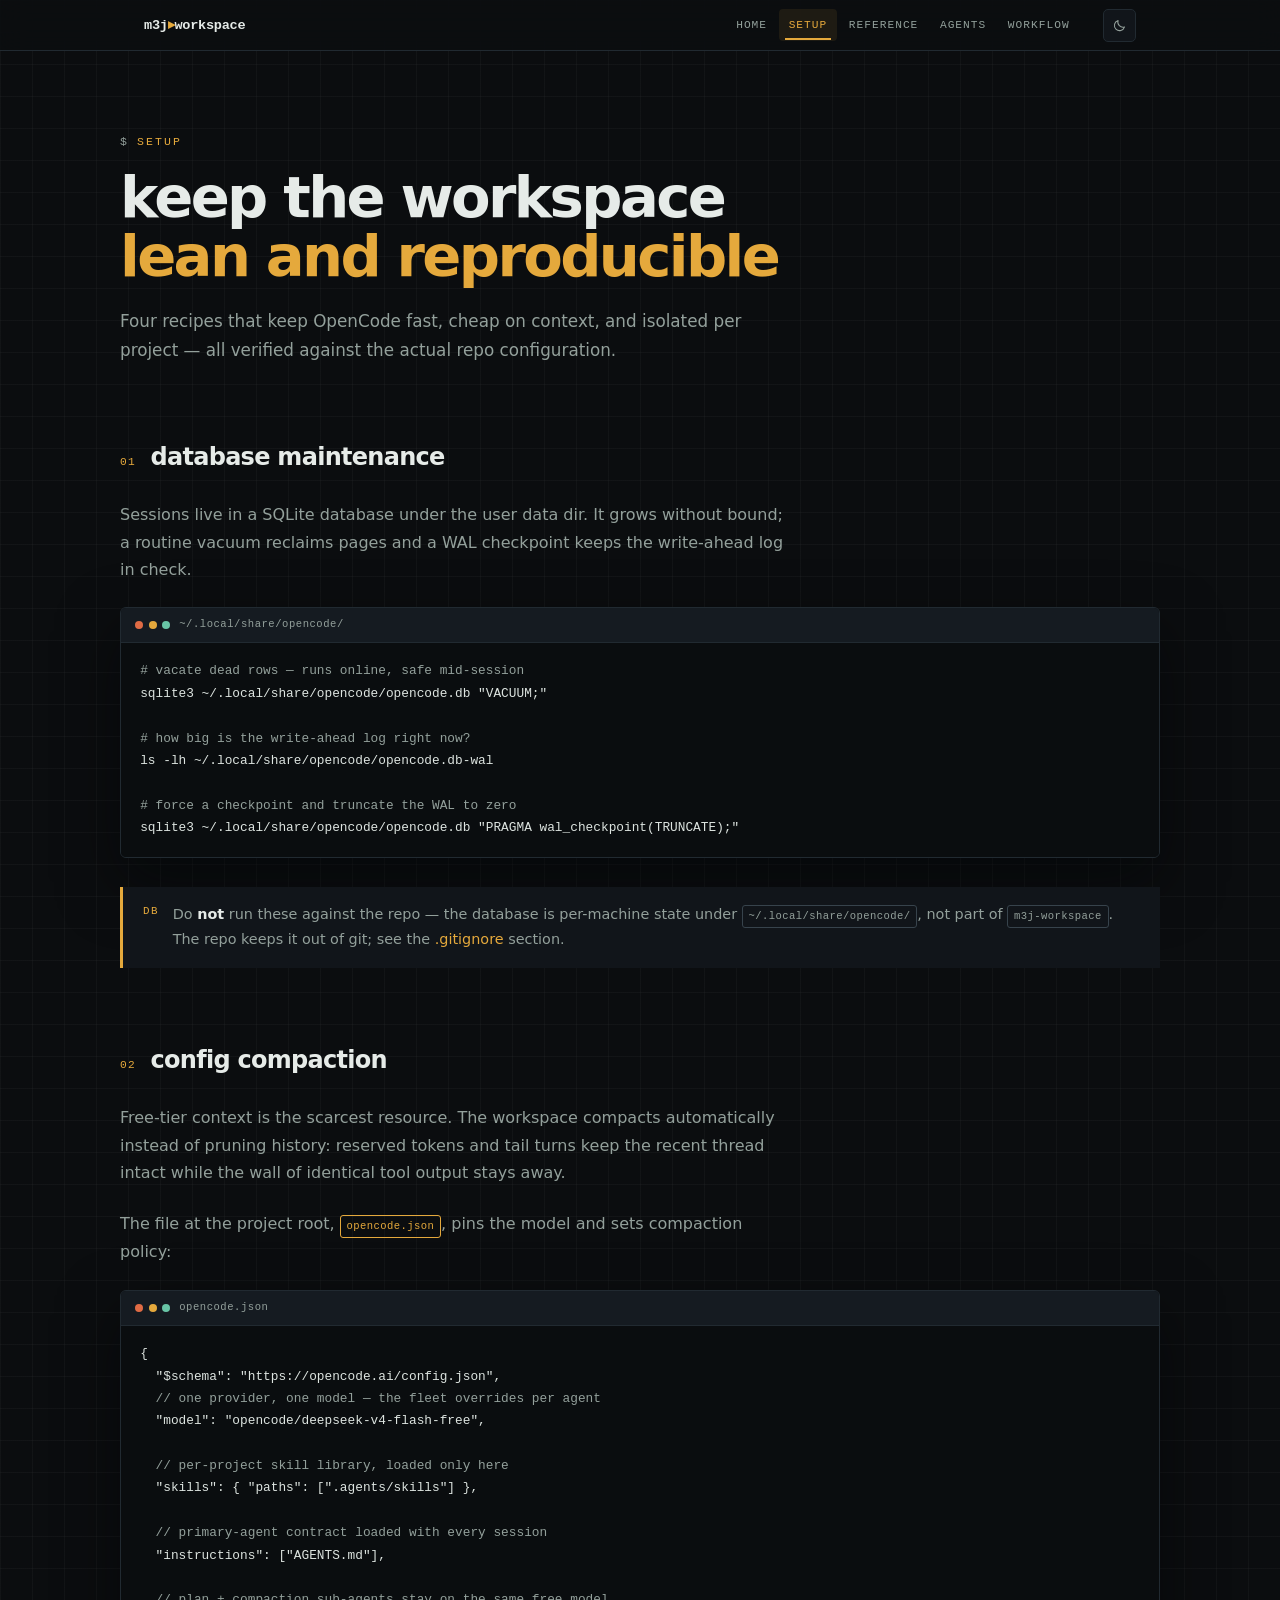
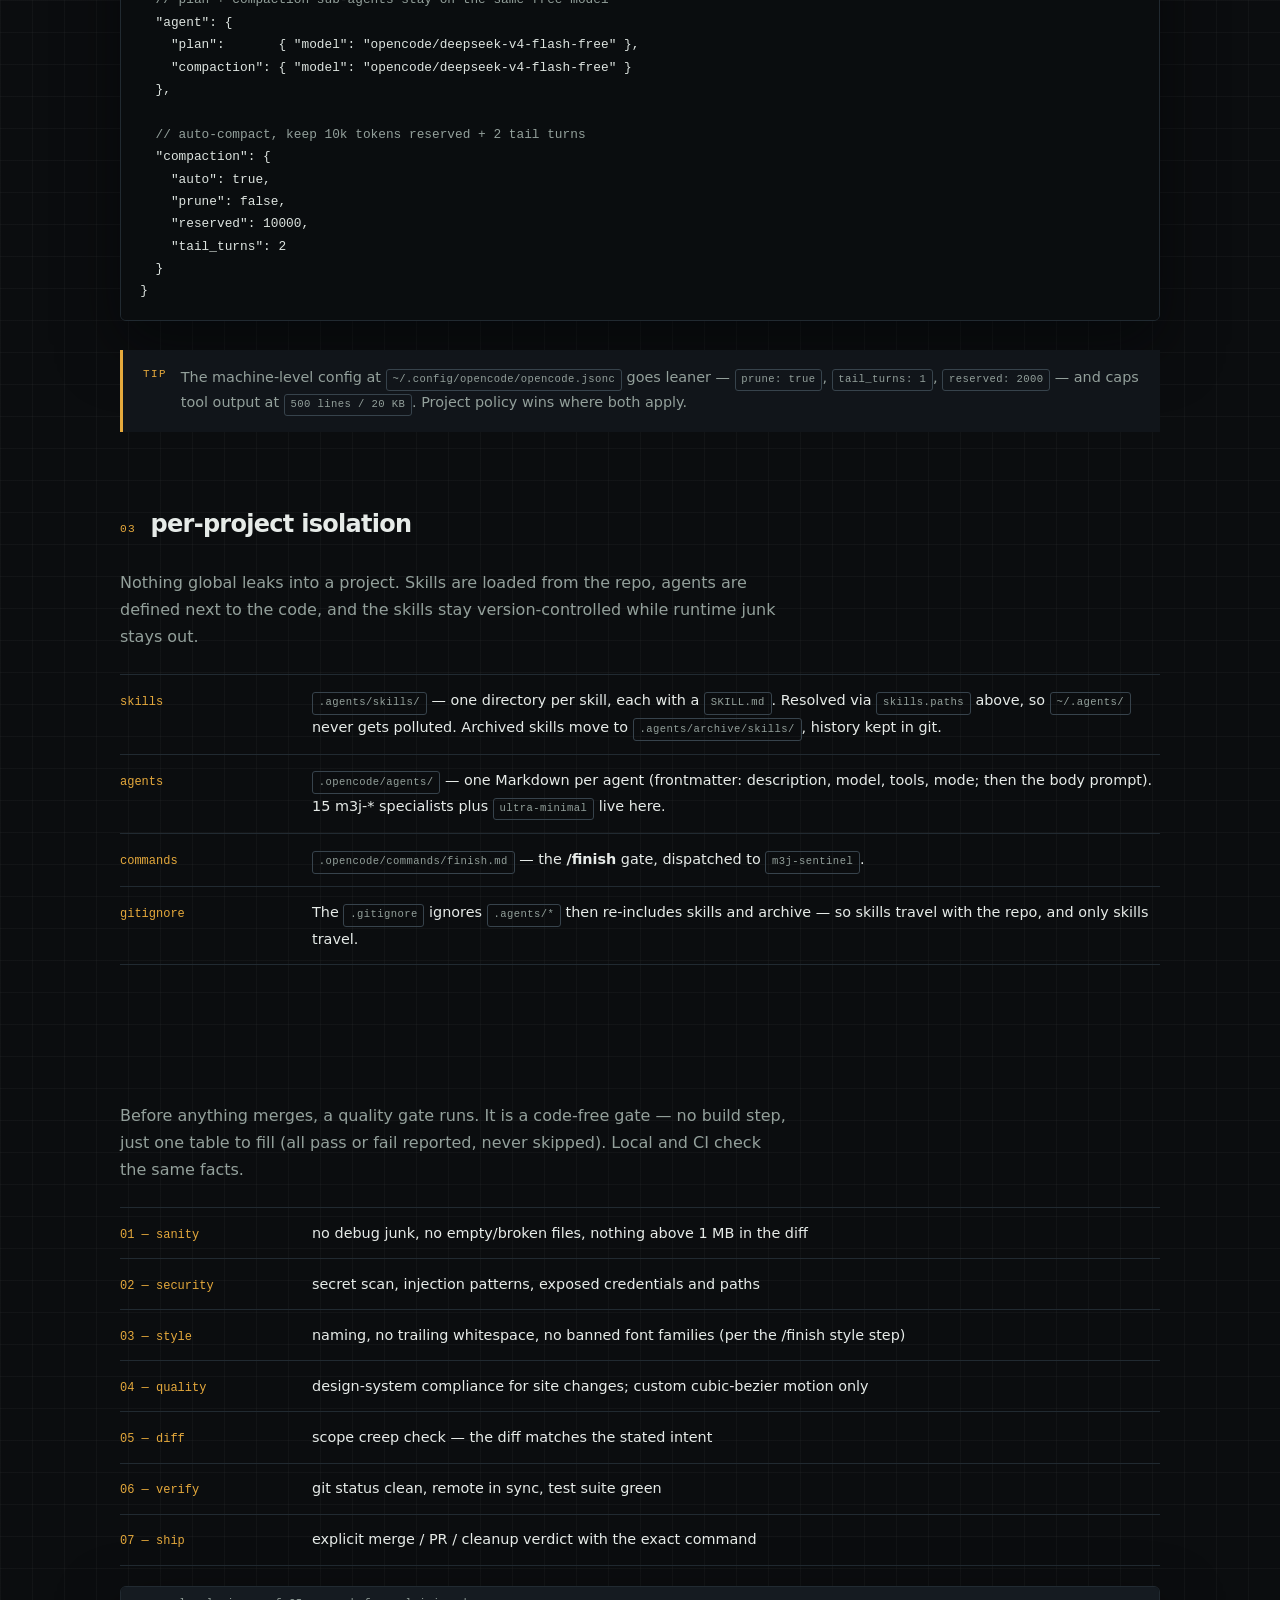
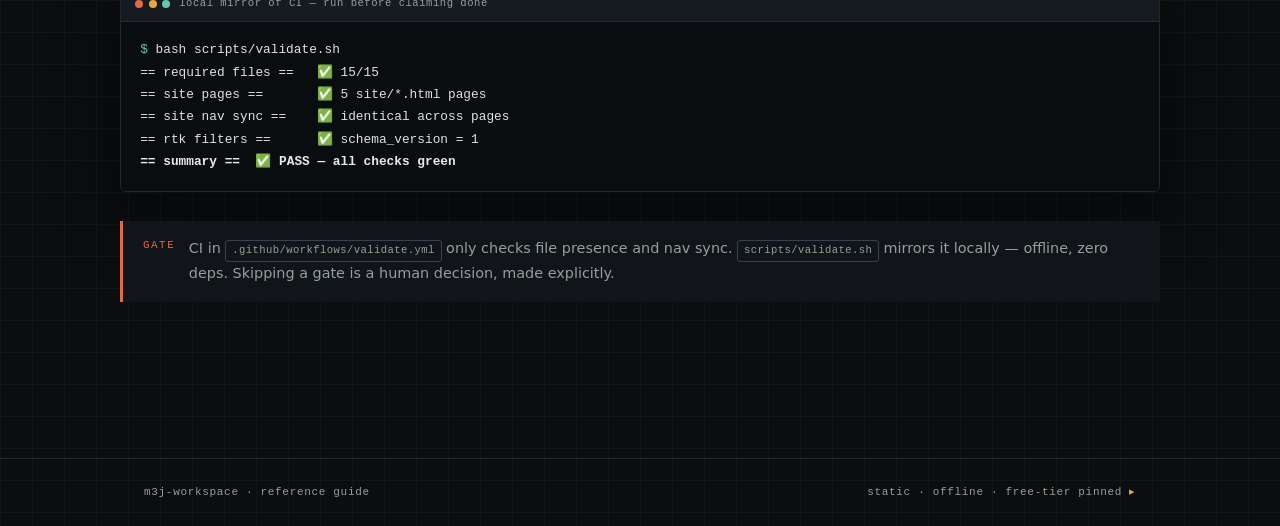
<file: site/setup.html>
<!DOCTYPE html>
<html lang="en">
<head>
  <meta charset="UTF-8">
  <meta name="viewport" content="width=device-width, initial-scale=1.0">
  <meta name="color-scheme" content="dark light">
  <meta name="description" content="m3j-workspace setup — database maintenance, config compaction, per-project isolation, the /finish gate.">
  <title>m3j-workspace · setup</title>
  <link rel="icon" href="data:image/svg+xml,%3Csvg xmlns='http://www.w3.org/2000/svg' viewBox='0 0 96 96'%3E%3Crect width='96' height='96' fill='%230d0f11'/%3E%3Cpath d='M30 34 L66 48 L30 62 Z' fill='%23e5a93c'/%3E%3C/svg%3E">
  <link rel="stylesheet" href="style.css">
  <noscript><style>.reveal{opacity:1;transform:none}</style></noscript>
  <script>
    /* pre-paint theme — keeps first paint dark in default */
    (function () {
      try {
        if (localStorage.getItem("theme") === "light")
          document.documentElement.setAttribute("data-theme", "light");
      } catch (e) {}
    })();
  </script>
</head>
<body>
  <a class="skip-link" href="#main">skip to content</a>

  <nav>
    <div class="nav-inner">
      <a class="brand" href="./" aria-label="m3j-workspace — home">
        m3j<span class="brand-caret">▸</span>workspace
      </a>
      <div class="nav-links">
        <a href="./">home</a>
        <a class="active" href="setup.html">setup</a>
        <a href="reference.html">reference</a>
        <a href="agents.html">agents</a>
        <a href="workflow.html">workflow</a>
      </div>
      <button id="theme-toggle" class="theme-toggle" type="button"
              aria-label="Toggle color theme" aria-pressed="false">
        <svg class="icon icon-sun" viewBox="0 0 24 24" width="15" height="15" aria-hidden="true" focusable="false">
          <circle cx="12" cy="12" r="4.2" fill="none" stroke="currentColor" stroke-width="1.7"/>
          <path d="M12 2.6v2.1M12 19.3v2.1M2.6 12h2.1M19.3 12h2.1M5 5l1.5 1.5M17.5 17.5L19 19M19 5l-1.5 1.5M6.5 17.5L5 19" stroke="currentColor" stroke-width="1.7" stroke-linecap="round"/>
        </svg>
        <svg class="icon icon-moon" viewBox="0 0 24 24" width="15" height="15" aria-hidden="true" focusable="false">
          <path d="M20.1 14.3A8.3 8.3 0 0 1 9.7 3.9a8.3 8.3 0 1 0 10.4 10.4Z" fill="none" stroke="currentColor" stroke-width="1.7" stroke-linejoin="round"/>
        </svg>
      </button>
    </div>
  </nav>

  <main class="page" id="main">
    <header class="page-head">
      <p class="kicker reveal">setup</p>
      <h1 class="reveal" style="--d:60ms">keep the workspace<br><span class="hl">lean and reproducible</span></h1>
      <p class="lede reveal" style="--d:120ms">
        Four recipes that keep OpenCode fast, cheap on context, and isolated per project —
        all verified against the actual repo configuration.
      </p>
    </header>

    <section>
      <div class="section-head reveal">
        <span class="idx">01</span>
        <h2>database maintenance</h2>
      </div>
      <p class="section-sub reveal">
        Sessions live in a SQLite database under the user data dir. It grows without bound; a routine
        vacuum reclaims pages and a WAL checkpoint keeps the write-ahead log in check.
      </p>
      <div class="term reveal">
        <div class="term-bar">
          <span class="dots"><i></i><i></i><i></i></span>
          <span class="term-file">~/.local/share/opencode/</span>
        </div>
        <pre class="term-pre"><span class="dim"># vacate dead rows — runs online, safe mid-session</span>
sqlite3 ~/.local/share/opencode/opencode.db "VACUUM;"

<span class="dim"># how big is the write-ahead log right now?</span>
ls -lh ~/.local/share/opencode/opencode.db-wal

<span class="dim"># force a checkpoint and truncate the WAL to zero</span>
sqlite3 ~/.local/share/opencode/opencode.db "PRAGMA wal_checkpoint(TRUNCATE);"</pre>
      </div>
      <div class="note reveal">
        <span class="note-tag">db</span>
        <span>Do <b>not</b> run these against the repo — the database is per-machine state under
        <span class="chip">~/.local/share/opencode/</span>, not part of <span class="chip">m3j-workspace</span>.
        The repo keeps it out of git; see the <a href="reference.html#gitignore">.gitignore</a> section.</span>
      </div>
    </section>

    <section>
      <div class="section-head reveal">
        <span class="idx">02</span>
        <h2>config compaction</h2>
      </div>
      <p class="section-sub reveal">
        Free-tier context is the scarcest resource. The workspace compacts automatically instead of
        pruning history: reserved tokens and tail turns keep the recent thread intact while the wall of
        identical tool output stays away.
      </p>
      <p class="section-sub reveal">
        The file at the project root, <span class="chip accent">opencode.json</span>, pins the model and
        sets compaction policy:
      </p>
      <div class="term reveal">
        <div class="term-bar">
          <span class="dots"><i></i><i></i><i></i></span>
          <span class="term-file">opencode.json</span>
        </div>
        <pre class="term-pre">{
  "$schema": "https://opencode.ai/config.json",
  <span class="dim">// one provider, one model — the fleet overrides per agent</span>
  "model": "opencode/deepseek-v4-flash-free",

  <span class="dim">// per-project skill library, loaded only here</span>
  "skills": { "paths": [".agents/skills"] },

  <span class="dim">// primary-agent contract loaded with every session</span>
  "instructions": ["AGENTS.md"],

  <span class="dim">// plan + compaction sub-agents stay on the same free model</span>
  "agent": {
    "plan":       { "model": "opencode/deepseek-v4-flash-free" },
    "compaction": { "model": "opencode/deepseek-v4-flash-free" }
  },

  <span class="dim">// auto-compact, keep 10k tokens reserved + 2 tail turns</span>
  "compaction": {
    "auto": true,
    "prune": false,
    "reserved": 10000,
    "tail_turns": 2
  }
}</pre>
      </div>
      <div class="note reveal">
        <span class="note-tag">tip</span>
        <span>The machine-level config at <span class="chip">~/.config/opencode/opencode.jsonc</span> goes
        leaner — <span class="chip">prune: true</span>, <span class="chip">tail_turns: 1</span>,
        <span class="chip">reserved: 2000</span> — and caps tool output at
        <span class="chip">500 lines / 20 KB</span>. Project policy wins where both apply.</span>
      </div>
    </section>

    <section>
      <div class="section-head reveal">
        <span class="idx">03</span>
        <h2>per-project isolation</h2>
      </div>
      <p class="section-sub reveal">
        Nothing global leaks into a project. Skills are loaded from the repo, agents are defined next to
        the code, and the skills stay version-controlled while runtime junk stays out.
      </p>
      <div class="rowlist reveal">
        <div class="row">
          <span class="k">skills</span>
          <span class="v"><span class="chip">.agents/skills/</span> — one directory per skill, each
            with a <span class="chip">SKILL.md</span>. Resolved via <span class="chip">skills.paths</span>
            above, so <span class="chip">~/.agents/</span> never gets polluted. Archived skills move to
            <span class="chip">.agents/archive/skills/</span>, history kept in git.
          </span>
        </div>
        <div class="row">
          <span class="k">agents</span>
          <span class="v"><span class="chip">.opencode/agents/</span> — one Markdown per agent
            (frontmatter: description, model, tools, mode; then the body prompt). 15 m3j-* specialists
            plus <span class="chip">ultra-minimal</span> live here.
          </span>
        </div>
        <div class="row">
          <span class="k">commands</span>
          <span class="v"><span class="chip">.opencode/commands/finish.md</span> — the <b>/finish</b>
            gate, dispatched to <span class="chip">m3j-sentinel</span>.
          </span>
        </div>
        <div class="row">
          <span class="k">gitignore</span>
          <span class="v">The <span class="chip">.gitignore</span> ignores <span class="chip">.agents/*</span>
            then re-includes skills and archive — so skills travel with the repo, and only skills travel.
          </span>
        </div>
      </div>
    </section>

    <section>
      <div class="section-head reveal">
        <span class="idx">04</span>
        <h2>the /finish gate</h2>
      </div>
      <p class="section-sub reveal">
        Before anything merges, a quality gate runs. It is a code-free gate — no build step, just one
        table to fill (all pass or fail reported, never skipped). Local and CI check the same facts.
      </p>
      <div class="rowlist reveal">
        <div class="row">
          <span class="k">01 — sanity</span>
          <span class="v">no debug junk, no empty/broken files, nothing above 1&nbsp;MB in the diff</span>
        </div>
        <div class="row">
          <span class="k">02 — security</span>
          <span class="v">secret scan, injection patterns, exposed credentials and paths</span>
        </div>
        <div class="row">
          <span class="k">03 — style</span>
          <span class="v">naming, no trailing whitespace, no banned font families (per the /finish style step)</span>
        </div>
        <div class="row">
          <span class="k">04 — quality</span>
          <span class="v">design-system compliance for site changes; custom cubic-bezier motion only</span>
        </div>
        <div class="row">
          <span class="k">05 — diff</span>
          <span class="v">scope creep check — the diff matches the stated intent</span>
        </div>
        <div class="row">
          <span class="k">06 — verify</span>
          <span class="v">git status clean, remote in sync, test suite green</span>
        </div>
        <div class="row">
          <span class="k">07 — ship</span>
          <span class="v">explicit merge / PR / cleanup verdict with the exact command</span>
        </div>
      </div>
      <div class="term reveal">
        <div class="term-bar">
          <span class="dots"><i></i><i></i><i></i></span>
          <span class="term-file">local mirror of CI — run before claiming done</span>
        </div>
        <pre class="term-pre"><span class="ok">$</span> bash scripts/validate.sh
== required files ==   ✅ 15/15
== site pages ==       ✅ 5 site/*.html pages
== site nav sync ==    ✅ identical across pages
== rtk filters ==      ✅ schema_version = 1
<strong style="color:var(--text)">== summary ==  ✅ PASS — all checks green</strong></pre>
      </div>
      <div class="note warn reveal">
        <span class="note-tag">gate</span>
        <span>CI in <span class="chip">.github/workflows/validate.yml</span> only checks file presence and
        nav sync. <span class="chip">scripts/validate.sh</span> mirrors it locally — offline, zero deps.
        Skipping a gate is a human decision, made explicitly.</span>
      </div>
    </section>
  </main>

  <footer class="site-footer">
    <div class="footer-inner">
      <span>m3j-workspace · reference guide</span>
      <span class="footer-note">static · offline · free-tier pinned <span class="ac">▸</span></span>
    </div>
  </footer>

  <script src="script.js"></script>
</body>
</html>
</file>
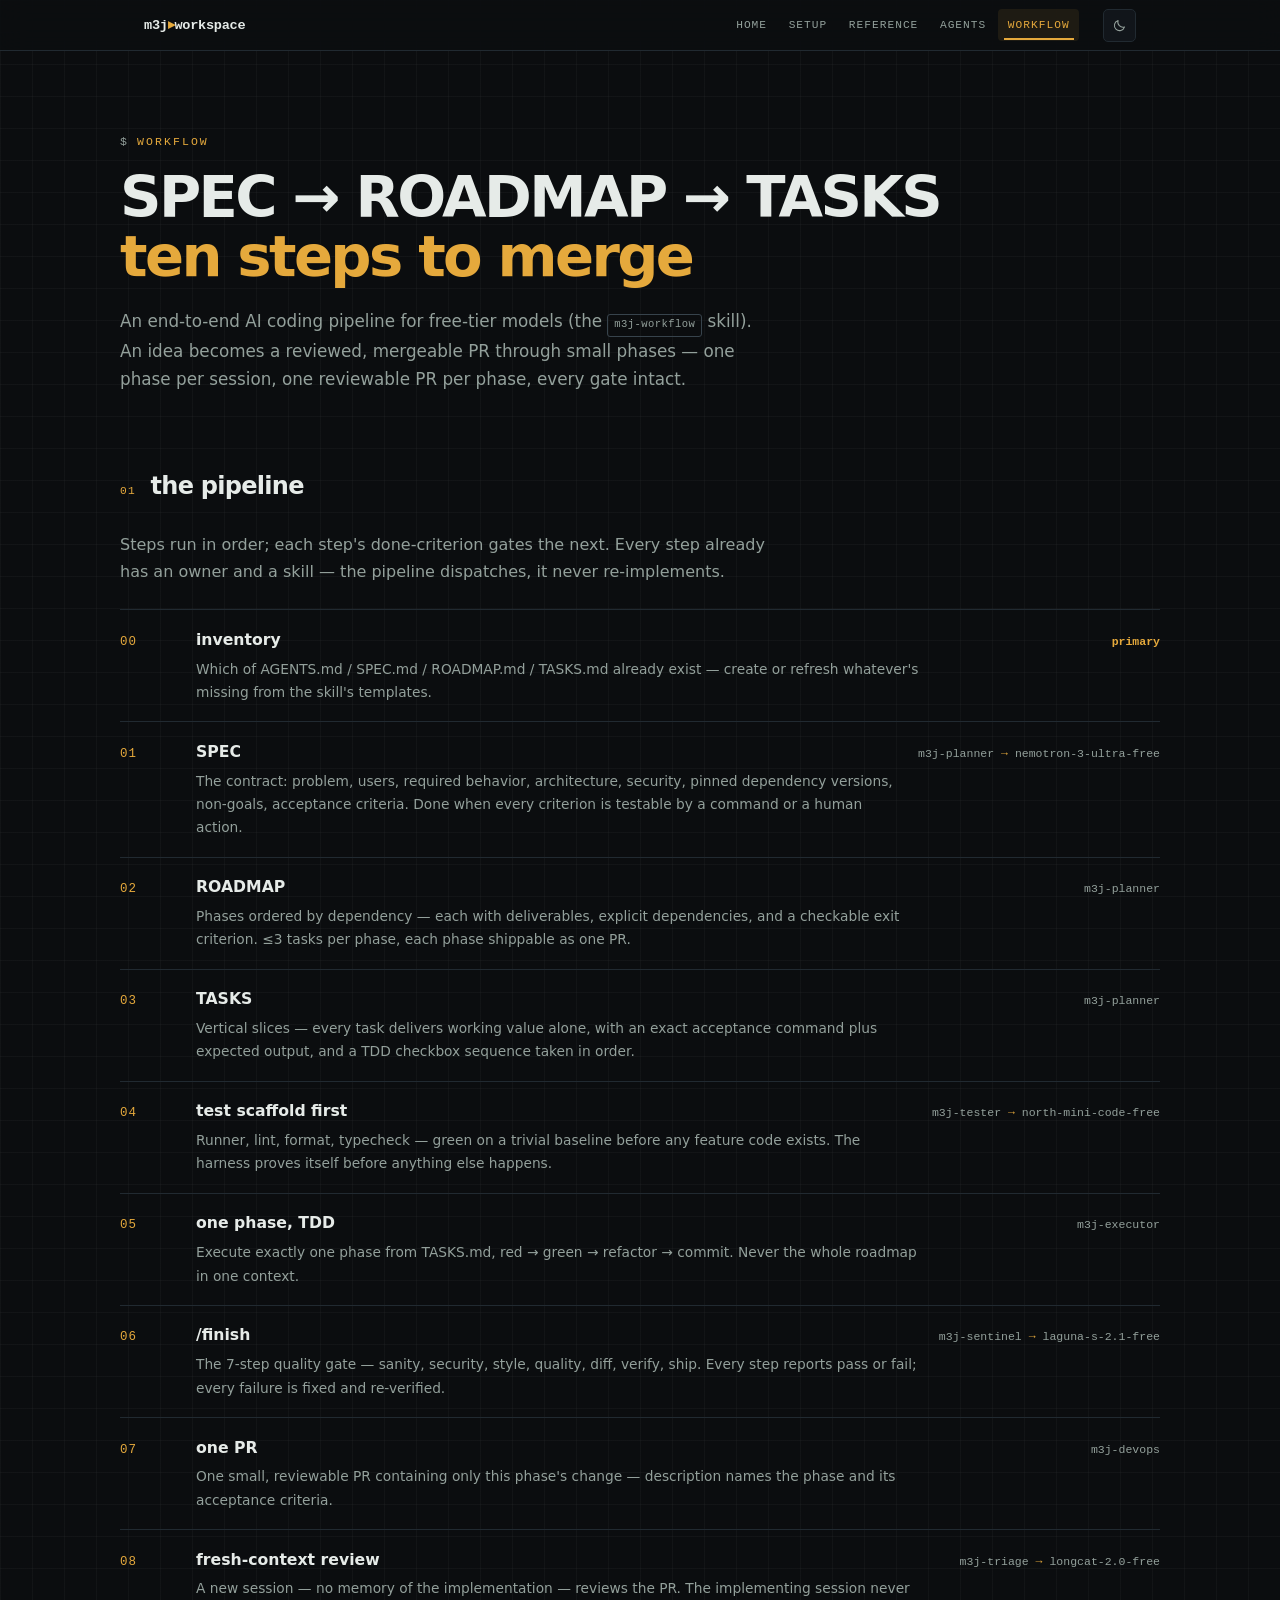
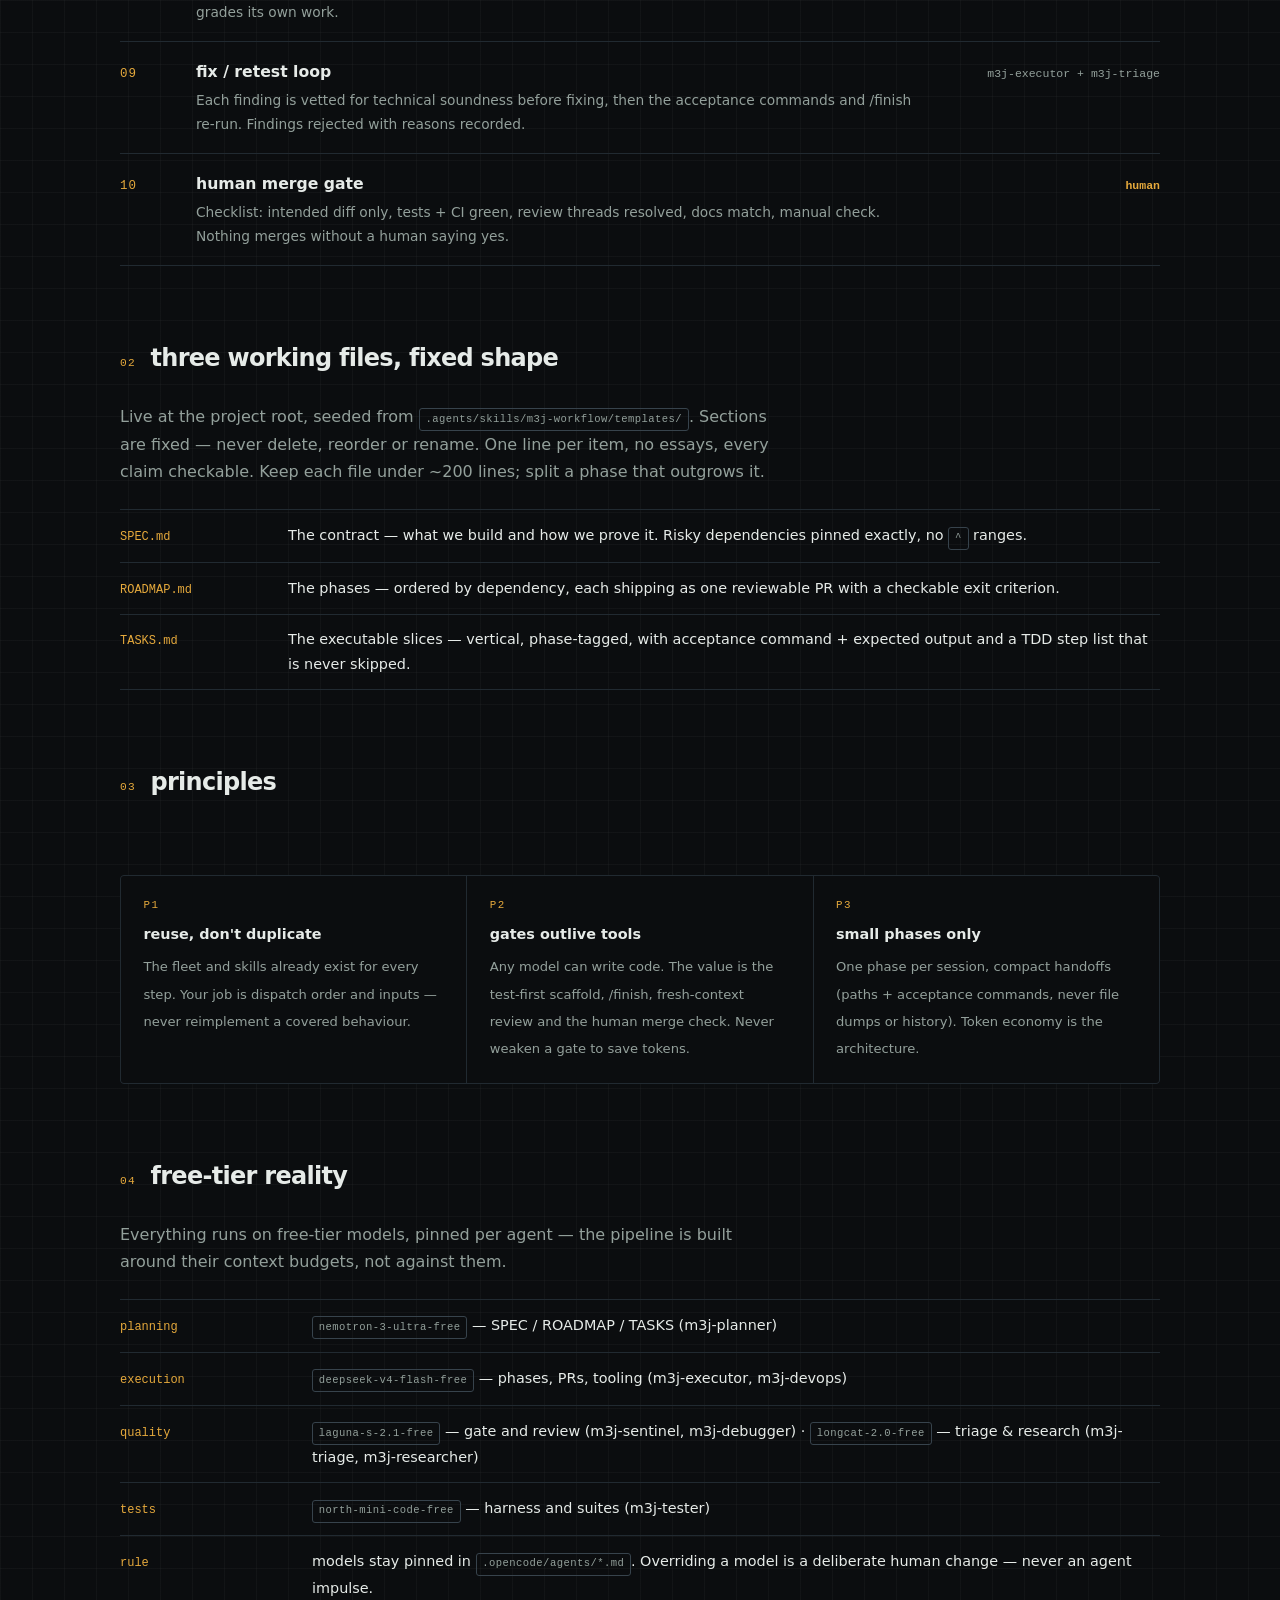
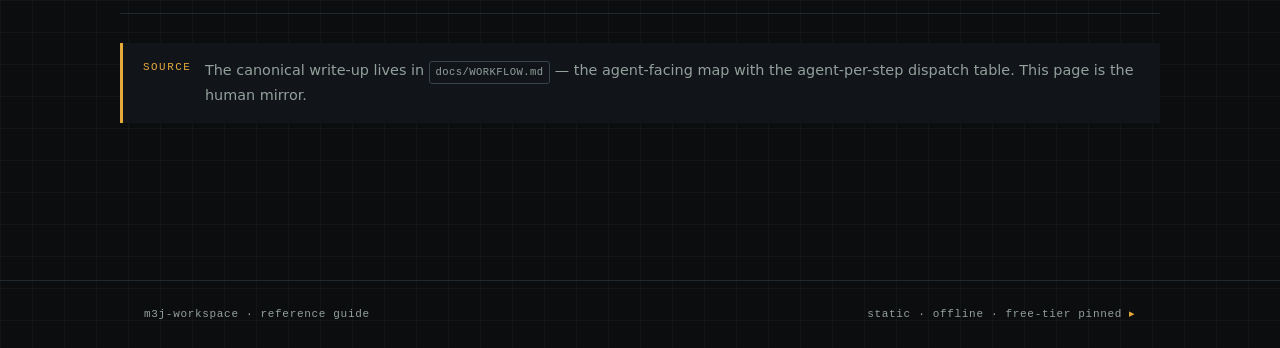
<file: site/workflow.html>
<!DOCTYPE html>
<html lang="en">
<head>
  <meta charset="UTF-8">
  <meta name="viewport" content="width=device-width, initial-scale=1.0">
  <meta name="color-scheme" content="dark light">
  <meta name="description" content="m3j-workspace workflow — SPEC → ROADMAP → TASKS, test-first scaffolding, /finish gate, one reviewable PR per phase on free-tier models.">
  <title>m3j-workspace · workflow</title>
  <link rel="icon" href="data:image/svg+xml,%3Csvg xmlns='http://www.w3.org/2000/svg' viewBox='0 0 96 96'%3E%3Crect width='96' height='96' fill='%230d0f11'/%3E%3Cpath d='M30 34 L66 48 L30 62 Z' fill='%23e5a93c'/%3E%3C/svg%3E">
  <link rel="stylesheet" href="style.css">
  <noscript><style>.reveal{opacity:1;transform:none}</style></noscript>
  <script>
    /* pre-hydrate theme — keeps state dark in default */
    (function () {
      try {
        if (localStorage.getItem("theme") === "light")
          document.documentElement.setAttribute("data-theme", "light");
      } catch (e) {}
    })();
  </script>
</head>
<body>
  <a class="skip-link" href="#main">skip to content</a>

  <nav>
    <div class="nav-inner">
      <a class="brand" href="./" aria-label="m3j-workspace — home">
        m3j<span class="brand-caret">▸</span>workspace
      </a>
      <div class="nav-links">
        <a href="./">home</a>
        <a href="setup.html">setup</a>
        <a href="reference.html">reference</a>
        <a href="agents.html">agents</a>
        <a class="active" href="workflow.html">workflow</a>
      </div>
      <button id="theme-toggle" class="theme-toggle" type="button"
              aria-label="Toggle color theme" aria-pressed="false">
        <svg class="icon icon-sun" viewBox="0 0 24 24" width="15" height="15" aria-hidden="true" focusable="false">
          <circle cx="12" cy="12" r="4.2" fill="none" stroke="currentColor" stroke-width="1.7"/>
          <path d="M12 2.6v2.1M12 19.3v2.1M2.6 12h2.1M19.3 12h2.1M5 5l1.5 1.5M17.5 17.5L19 19M19 5l-1.5 1.5M6.5 17.5L5 19" stroke="currentColor" stroke-width="1.7" stroke-linecap="round"/>
        </svg>
        <svg class="icon icon-moon" viewBox="0 0 24 24" width="15" height="15" aria-hidden="true" focusable="false">
          <path d="M20.1 14.3A8.3 8.3 0 0 1 9.7 3.9a8.3 8.3 0 1 0 10.4 10.4Z" fill="none" stroke="currentColor" stroke-width="1.7" stroke-linejoin="round"/>
        </svg>
      </button>
    </div>
  </nav>

  <main class="page" id="main">
    <header class="page-head">
      <p class="kicker reveal">workflow</p>
      <h1 class="reveal" style="--d:60ms">SPEC → ROADMAP → TASKS<br><span class="hl">ten steps to merge</span></h1>
      <p class="lede reveal" style="--d:120ms">
        An end-to-end AI coding pipeline for free-tier models (the <span class="chip">m3j-workflow</span>
        skill). An idea becomes a reviewed, mergeable PR through small phases — one phase per session,
        one reviewable PR per phase, every gate intact.
      </p>
    </header>

    <section>
      <div class="section-head reveal">
        <span class="idx">01</span>
        <h2>the pipeline</h2>
      </div>
      <p class="section-sub reveal">
        Steps run in order; each step's done-criterion gates the next. Every step already has an owner
        and a skill — the pipeline dispatches, it never re-implements.
      </p>
      <div class="pipeline reveal">
        <div class="pstep">
          <span class="n">00</span>
          <div>
            <div class="s-title">inventory</div>
            <p class="s-desc">Which of AGENTS.md / SPEC.md / ROADMAP.md / TASKS.md already exist — create
              or refresh whatever's missing from the skill's templates.</p>
          </div>
          <div class="s-agent"><b>primary</b></div>
        </div>
        <div class="pstep">
          <span class="n">01</span>
          <div>
            <div class="s-title">SPEC</div>
            <p class="s-desc">The contract: problem, users, required behavior, architecture, security,
              pinned dependency versions, non-goals, acceptance criteria. Done when every criterion is
              testable by a command or a human action.</p>
          </div>
          <div class="s-agent">m3j-planner <b>→</b> nemotron-3-ultra-free</div>
        </div>
        <div class="pstep">
          <span class="n">02</span>
          <div>
            <div class="s-title">ROADMAP</div>
            <p class="s-desc">Phases ordered by dependency — each with deliverables, explicit dependencies,
              and a checkable exit criterion. ≤3 tasks per phase, each phase shippable as one PR.</p>
          </div>
          <div class="s-agent">m3j-planner</div>
        </div>
        <div class="pstep">
          <span class="n">03</span>
          <div>
            <div class="s-title">TASKS</div>
            <p class="s-desc">Vertical slices — every task delivers working value alone, with an exact
              acceptance command plus expected output, and a TDD checkbox sequence taken in order.</p>
          </div>
          <div class="s-agent">m3j-planner</div>
        </div>
        <div class="pstep">
          <span class="n">04</span>
          <div>
            <div class="s-title">test scaffold first</div>
            <p class="s-desc">Runner, lint, format, typecheck — green on a trivial baseline before any
              feature code exists. The harness proves itself before anything else happens.</p>
          </div>
          <div class="s-agent">m3j-tester <b>→</b> north-mini-code-free</div>
        </div>
        <div class="pstep">
          <span class="n">05</span>
          <div>
            <div class="s-title">one phase, TDD</div>
            <p class="s-desc">Execute exactly one phase from TASKS.md, red → green → refactor → commit.
              Never the whole roadmap in one context.</p>
          </div>
          <div class="s-agent">m3j-executor</div>
        </div>
        <div class="pstep">
          <span class="n">06</span>
          <div>
            <div class="s-title">/finish</div>
            <p class="s-desc">The 7-step quality gate — sanity, security, style, quality, diff, verify,
              ship. Every step reports pass or fail; every failure is fixed and re-verified.</p>
          </div>
          <div class="s-agent">m3j-sentinel <b>→</b> laguna-s-2.1-free</div>
        </div>
        <div class="pstep">
          <span class="n">07</span>
          <div>
            <div class="s-title">one PR</div>
            <p class="s-desc">One small, reviewable PR containing only this phase's change — description
              names the phase and its acceptance criteria.</p>
          </div>
          <div class="s-agent">m3j-devops</div>
        </div>
        <div class="pstep">
          <span class="n">08</span>
          <div>
            <div class="s-title">fresh-context review</div>
            <p class="s-desc">A new session — no memory of the implementation — reviews the PR. The
              implementing session never grades its own work.</p>
          </div>
          <div class="s-agent">m3j-triage <b>→</b> longcat-2.0-free</div>
        </div>
        <div class="pstep">
          <span class="n">09</span>
          <div>
            <div class="s-title">fix / retest loop</div>
            <p class="s-desc">Each finding is vetted for technical soundness before fixing, then the
              acceptance commands and /finish re-run. Findings rejected with reasons recorded.</p>
          </div>
          <div class="s-agent">m3j-executor + m3j-triage</div>
        </div>
        <div class="pstep">
          <span class="n">10</span>
          <div>
            <div class="s-title">human merge gate</div>
            <p class="s-desc">Checklist: intended diff only, tests + CI green, review threads resolved,
              docs match, manual check. Nothing merges without a human saying yes.</p>
          </div>
          <div class="s-agent"><b>human</b></div>
        </div>
      </div>
    </section>

    <section>
      <div class="section-head reveal">
        <span class="idx">02</span>
        <h2>three working files, fixed shape</h2>
      </div>
      <p class="section-sub reveal">
        Live at the project root, seeded from <span class="chip">.agents/skills/m3j-workflow/templates/</span>.
        Sections are fixed — never delete, reorder or rename. One line per item, no essays, every claim
        checkable. Keep each file under ~200 lines; split a phase that outgrows it.
      </p>
      <div class="rowlist reveal">
        <div class="row" style="grid-template-columns: 9.5rem 1fr">
          <span class="k">SPEC.md</span>
          <span class="v">The contract — what we build and how we prove it. Risky dependencies pinned
            exactly, no <span class="chip">^</span> ranges.</span>
        </div>
        <div class="row" style="grid-template-columns: 9.5rem 1fr">
          <span class="k">ROADMAP.md</span>
          <span class="v">The phases — ordered by dependency, each shipping as one reviewable PR with a
            checkable exit criterion.</span>
        </div>
        <div class="row" style="grid-template-columns: 9.5rem 1fr">
          <span class="k">TASKS.md</span>
          <span class="v">The executable slices — vertical, phase-tagged, with acceptance command +
            expected output and a TDD step list that is never skipped.</span>
        </div>
      </div>
    </section>

    <section>
      <div class="section-head reveal">
        <span class="idx">03</span>
        <h2>principles</h2>
      </div>
      <div class="trio reveal">
        <div class="cell">
          <span class="tag">P1</span>
          <b>reuse, don't duplicate</b>
          <span>The fleet and skills already exist for every step. Your job is dispatch order and
            inputs — never reimplement a covered behaviour.</span>
        </div>
        <div class="cell">
          <span class="tag">P2</span>
          <b>gates outlive tools</b>
          <span>Any model can write code. The value is the test-first scaffold, /finish, fresh-context
            review and the human merge check. Never weaken a gate to save tokens.</span>
        </div>
        <div class="cell">
          <span class="tag">P3</span>
          <b>small phases only</b>
          <span>One phase per session, compact handoffs (paths + acceptance commands, never file dumps or
            history). Token economy is the architecture.</span>
        </div>
      </div>
    </section>

    <section>
      <div class="section-head reveal">
        <span class="idx">04</span>
        <h2>free-tier reality</h2>
      </div>
      <p class="section-sub reveal">
        Everything runs on free-tier models, pinned per agent — the pipeline is built around their
        context budgets, not against them.
      </p>
      <div class="rowlist reveal">
        <div class="row">
          <span class="k">planning</span>
          <span class="v"><span class="chip">nemotron-3-ultra-free</span> — SPEC / ROADMAP / TASKS
            (m3j-planner)</span>
        </div>
        <div class="row">
          <span class="k">execution</span>
          <span class="v"><span class="chip">deepseek-v4-flash-free</span> — phases, PRs, tooling
            (m3j-executor, m3j-devops)</span>
        </div>
        <div class="row">
          <span class="k">quality</span>
          <span class="v"><span class="chip">laguna-s-2.1-free</span> — gate and review
            (m3j-sentinel, m3j-debugger) · <span class="chip">longcat-2.0-free</span> — triage & research
            (m3j-triage, m3j-researcher)</span>
        </div>
        <div class="row">
          <span class="k">tests</span>
          <span class="v"><span class="chip">north-mini-code-free</span> — harness and suites (m3j-tester)</span>
        </div>
        <div class="row">
          <span class="k">rule</span>
          <span class="v">models stay pinned in <span class="chip">.opencode/agents/*.md</span>.
            Overriding a model is a deliberate human change — never an agent impulse.</span>
        </div>
      </div>
      <div class="note reveal">
        <span class="note-tag">source</span>
        <span>The canonical write-up lives in <span class="chip">docs/WORKFLOW.md</span> — the agent-facing
        map with the agent-per-step dispatch table. This page is the human mirror.</span>
      </div>
    </section>
  </main>

  <footer class="site-footer">
    <div class="footer-inner">
      <span>m3j-workspace · reference guide</span>
      <span class="footer-note">static · offline · free-tier pinned <span class="ac">▸</span></span>
    </div>
  </footer>

  <script src="script.js"></script>
</body>
</html>
</file>
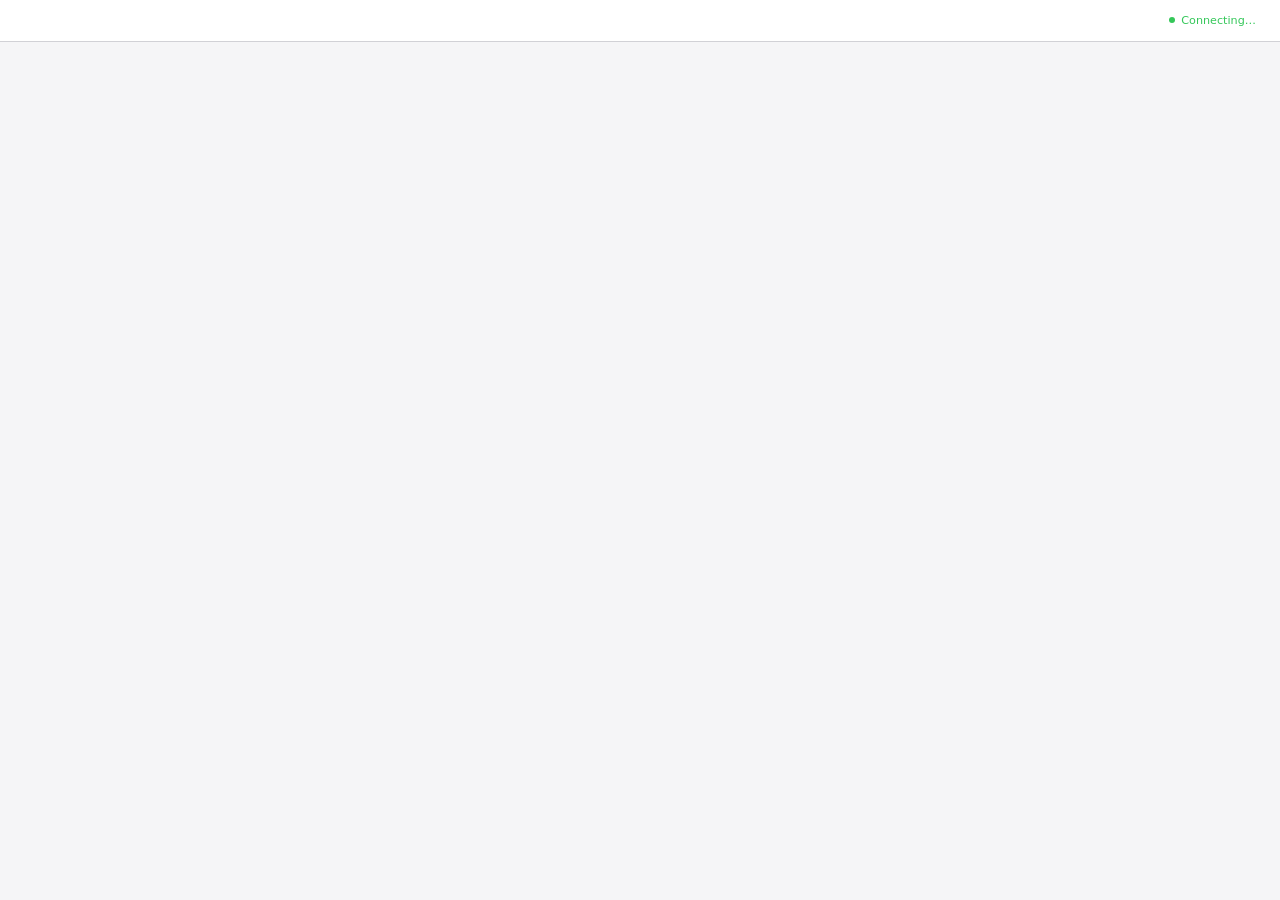
<file: .agents/skills/brainstorming/scripts/frame-template.html>
<!DOCTYPE html>
<html>
<head>
  <meta charset="utf-8">
  <title>Superpowers Brainstorming</title>
  <style>
    /*
     * BRAINSTORM COMPANION FRAME TEMPLATE
     *
     * This template provides a consistent frame with:
     * - OS-aware light/dark theming
     * - Header branding and connection status
     * - Scrollable main content area
     * - CSS helpers for common UI patterns
     *
     * Content is injected via placeholder comment in #frame-content.
     */

    * { box-sizing: border-box; margin: 0; padding: 0; }
    html, body { height: 100%; overflow: hidden; }

    /* ===== THEME VARIABLES ===== */
    :root {
      --bg-primary: #f5f5f7;
      --bg-secondary: #ffffff;
      --bg-tertiary: #e5e5e7;
      --border: #d1d1d6;
      --text-primary: #1d1d1f;
      --text-secondary: #86868b;
      --text-tertiary: #aeaeb2;
      --accent: #0071e3;
      --accent-hover: #0077ed;
      --success: #34c759;
      --warning: #ff9f0a;
      --error: #ff3b30;
      --selected-bg: #e8f4fd;
      --selected-border: #0071e3;
    }

    @media (prefers-color-scheme: dark) {
      :root {
        --bg-primary: #1d1d1f;
        --bg-secondary: #2d2d2f;
        --bg-tertiary: #3d3d3f;
        --border: #424245;
        --text-primary: #f5f5f7;
        --text-secondary: #86868b;
        --text-tertiary: #636366;
        --accent: #0a84ff;
        --accent-hover: #409cff;
        --selected-bg: rgba(10, 132, 255, 0.15);
        --selected-border: #0a84ff;
      }
    }

    body {
      font-family: system-ui, -apple-system, BlinkMacSystemFont, sans-serif;
      background: var(--bg-primary);
      color: var(--text-primary);
      display: flex;
      flex-direction: column;
      line-height: 1.5;
    }

    /* ===== FRAME STRUCTURE ===== */
    .brand { display: flex; align-items: center; min-width: 0; overflow: hidden; color: var(--text-secondary); line-height: 1; }
    .brand a { color: inherit; text-decoration: none; display: flex; align-items: center; gap: 0.5rem; min-width: 0; max-width: 100%; line-height: 1; }
    .brand-copy { display: block; min-width: 0; overflow: hidden; text-overflow: ellipsis; white-space: nowrap; line-height: 1; transform: translateY(-1px); }
    .brand-logo { display: block; height: 1em; width: auto; max-width: 180px; flex-shrink: 0; filter: invert(1); }
    @media (prefers-color-scheme: dark) {
      .brand-logo { filter: none; }
    }
    .status { font-size: 0.7rem; color: var(--status-color, var(--success)); display: flex; align-items: center; gap: 0.4rem; justify-self: end; white-space: nowrap; line-height: 1; }
    .status::before { content: ''; width: 6px; height: 6px; background: var(--status-color, var(--success)); border-radius: 50%; }

    .main { flex: 1; overflow-y: auto; }
    #frame-content { padding: 2rem; min-height: 100%; }

    .header {
      background: var(--bg-secondary);
      border-bottom: 1px solid var(--border);
      padding: 0.5rem 1.5rem;
      flex-shrink: 0;
      display: grid;
      grid-template-columns: minmax(0, 1fr) auto;
      align-items: center;
      gap: 1rem;
      min-height: 42px;
    }
    .header .brand { justify-self: start; width: 100%; font-size: 0.75rem; line-height: 1; }
    .header .status { grid-column: 2; line-height: 1; }
    .header span {
      font-size: 0.75rem;
      color: var(--text-secondary);
    }
    .header .selected-text {
      color: var(--accent);
      font-weight: 500;
    }

    /* ===== TYPOGRAPHY ===== */
    h2 { font-size: 1.5rem; font-weight: 600; margin-bottom: 0.5rem; }
    h3 { font-size: 1.1rem; font-weight: 600; margin-bottom: 0.25rem; }
    .subtitle { color: var(--text-secondary); margin-bottom: 1.5rem; }
    .section { margin-bottom: 2rem; }
    .label { font-size: 0.7rem; color: var(--text-secondary); text-transform: uppercase; letter-spacing: 0.05em; margin-bottom: 0.5rem; }

    /* ===== OPTIONS (for A/B/C choices) ===== */
    .options { display: flex; flex-direction: column; gap: 0.75rem; }
    .option {
      background: var(--bg-secondary);
      border: 2px solid var(--border);
      border-radius: 12px;
      padding: 1rem 1.25rem;
      cursor: pointer;
      transition: all 0.15s ease;
      display: flex;
      align-items: flex-start;
      gap: 1rem;
    }
    .option:hover { border-color: var(--accent); }
    .option.selected { background: var(--selected-bg); border-color: var(--selected-border); }
    .option .letter {
      background: var(--bg-tertiary);
      color: var(--text-secondary);
      width: 1.75rem; height: 1.75rem;
      border-radius: 6px;
      display: flex; align-items: center; justify-content: center;
      font-weight: 600; font-size: 0.85rem; flex-shrink: 0;
    }
    .option.selected .letter { background: var(--accent); color: white; }
    .option .content { flex: 1; }
    .option .content h3 { font-size: 0.95rem; margin-bottom: 0.15rem; }
    .option .content p { color: var(--text-secondary); font-size: 0.85rem; margin: 0; }

    /* ===== CARDS (for showing designs/mockups) ===== */
    .cards { display: grid; grid-template-columns: repeat(auto-fit, minmax(280px, 1fr)); gap: 1rem; }
    .card {
      background: var(--bg-secondary);
      border: 1px solid var(--border);
      border-radius: 12px;
      overflow: hidden;
      cursor: pointer;
      transition: all 0.15s ease;
    }
    .card:hover { border-color: var(--accent); transform: translateY(-2px); box-shadow: 0 4px 12px rgba(0,0,0,0.1); }
    .card.selected { border-color: var(--selected-border); border-width: 2px; }
    .card-image { background: var(--bg-tertiary); aspect-ratio: 16/10; display: flex; align-items: center; justify-content: center; }
    .card-body { padding: 1rem; }
    .card-body h3 { margin-bottom: 0.25rem; }
    .card-body p { color: var(--text-secondary); font-size: 0.85rem; }

    /* ===== MOCKUP CONTAINER ===== */
    .mockup {
      background: var(--bg-secondary);
      border: 1px solid var(--border);
      border-radius: 12px;
      overflow: hidden;
      margin-bottom: 1.5rem;
    }
    .mockup-header {
      background: var(--bg-tertiary);
      padding: 0.5rem 1rem;
      font-size: 0.75rem;
      color: var(--text-secondary);
      border-bottom: 1px solid var(--border);
    }
    .mockup-body { padding: 1.5rem; }

    /* ===== SPLIT VIEW (side-by-side comparison) ===== */
    .split { display: grid; grid-template-columns: 1fr 1fr; gap: 1.5rem; }
    @media (max-width: 700px) { .split { grid-template-columns: 1fr; } }

    /* ===== PROS/CONS ===== */
    .pros-cons { display: grid; grid-template-columns: 1fr 1fr; gap: 1rem; margin: 1rem 0; }
    .pros, .cons { background: var(--bg-secondary); border-radius: 8px; padding: 1rem; }
    .pros h4 { color: var(--success); font-size: 0.85rem; margin-bottom: 0.5rem; }
    .cons h4 { color: var(--error); font-size: 0.85rem; margin-bottom: 0.5rem; }
    .pros ul, .cons ul { margin-left: 1.25rem; font-size: 0.85rem; color: var(--text-secondary); }
    .pros li, .cons li { margin-bottom: 0.25rem; }

    /* ===== PLACEHOLDER (for mockup areas) ===== */
    .placeholder {
      background: var(--bg-tertiary);
      border: 2px dashed var(--border);
      border-radius: 8px;
      padding: 2rem;
      text-align: center;
      color: var(--text-tertiary);
    }

    /* ===== INLINE MOCKUP ELEMENTS ===== */
    .mock-nav { background: var(--accent); color: white; padding: 0.75rem 1rem; display: flex; gap: 1.5rem; font-size: 0.9rem; }
    .mock-sidebar { background: var(--bg-tertiary); padding: 1rem; min-width: 180px; }
    .mock-content { padding: 1.5rem; flex: 1; }
    .mock-button { background: var(--accent); color: white; border: none; padding: 0.5rem 1rem; border-radius: 6px; font-size: 0.85rem; }
    .mock-input { background: var(--bg-primary); border: 1px solid var(--border); border-radius: 6px; padding: 0.5rem; width: 100%; }
  </style>
</head>
<body>
  <div class="header">
    <!-- BRANDING -->
    <div class="status">Connecting…</div>
  </div>

  <div class="main">
    <div id="frame-content">
      <!-- CONTENT -->
    </div>
  </div>

</body>
</html>
</file>
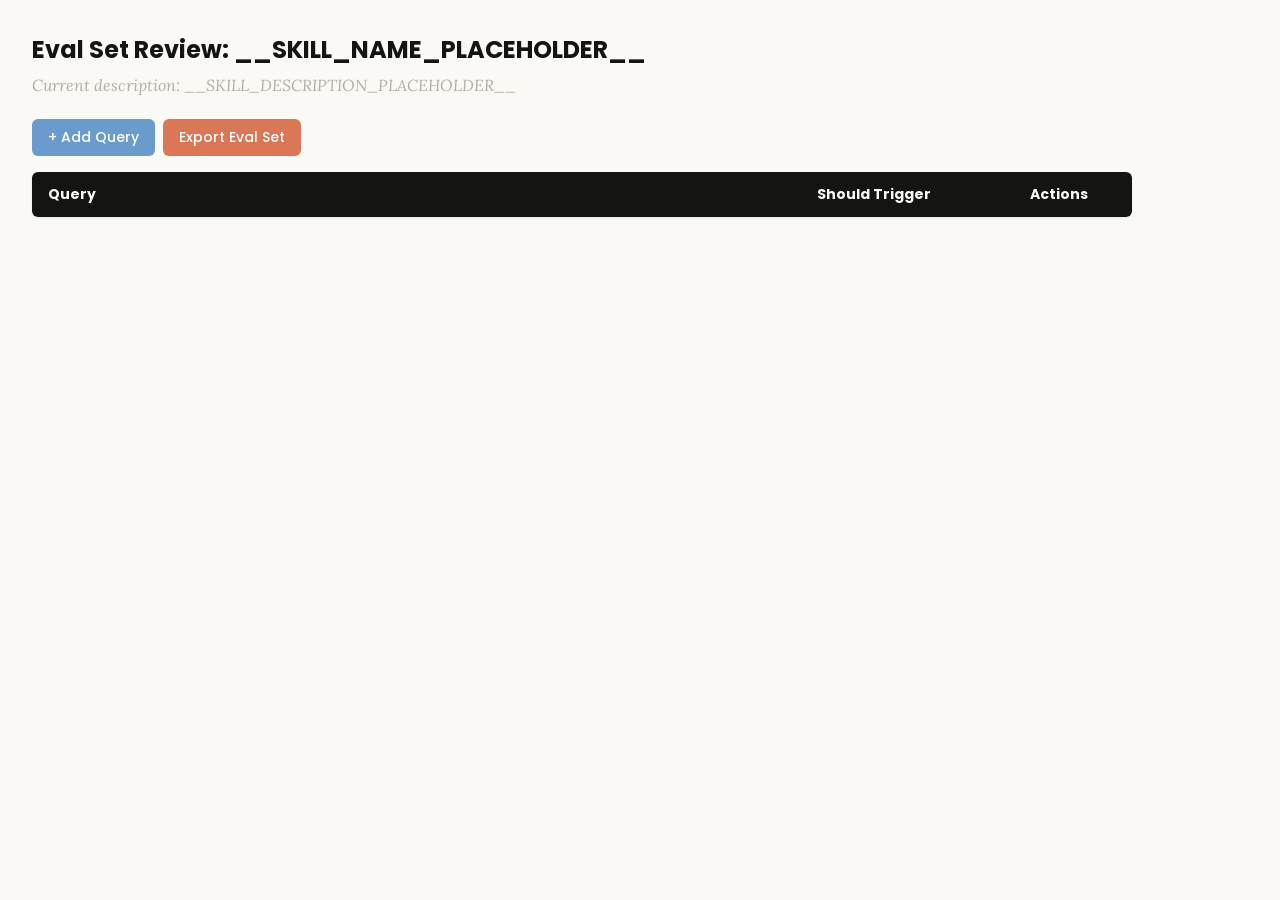
<file: .agents/skills/skill-creator/assets/eval_review.html>
<!DOCTYPE html>
<html lang="en">
<head>
  <meta charset="UTF-8">
  <meta name="viewport" content="width=device-width, initial-scale=1.0">
  <title>Eval Set Review - __SKILL_NAME_PLACEHOLDER__</title>
  <link rel="preconnect" href="https://fonts.googleapis.com">
  <link rel="preconnect" href="https://fonts.gstatic.com" crossorigin>
  <link href="https://fonts.googleapis.com/css2?family=Poppins:wght@500;600&family=Lora:wght@400;500&display=swap" rel="stylesheet">
  <style>
    * { box-sizing: border-box; margin: 0; padding: 0; }
    body { font-family: 'Lora', Georgia, serif; background: #faf9f5; padding: 2rem; color: #141413; }
    h1 { font-family: 'Poppins', sans-serif; margin-bottom: 0.5rem; font-size: 1.5rem; }
    .description { color: #b0aea5; margin-bottom: 1.5rem; font-style: italic; max-width: 900px; }
    .controls { margin-bottom: 1rem; display: flex; gap: 0.5rem; }
    .btn { font-family: 'Poppins', sans-serif; padding: 0.5rem 1rem; border: none; border-radius: 6px; cursor: pointer; font-size: 0.875rem; font-weight: 500; }
    .btn-add { background: #6a9bcc; color: white; }
    .btn-add:hover { background: #5889b8; }
    .btn-export { background: #d97757; color: white; }
    .btn-export:hover { background: #c4613f; }
    table { width: 100%; max-width: 1100px; border-collapse: collapse; background: white; border-radius: 6px; overflow: hidden; box-shadow: 0 1px 3px rgba(0,0,0,0.08); }
    th { font-family: 'Poppins', sans-serif; background: #141413; color: #faf9f5; padding: 0.75rem 1rem; text-align: left; font-size: 0.875rem; }
    td { padding: 0.75rem 1rem; border-bottom: 1px solid #e8e6dc; vertical-align: top; }
    tr:nth-child(even) td { background: #faf9f5; }
    tr:hover td { background: #f3f1ea; }
    .section-header td { background: #e8e6dc; font-family: 'Poppins', sans-serif; font-weight: 500; font-size: 0.8rem; color: #141413; text-transform: uppercase; letter-spacing: 0.05em; }
    .query-input { width: 100%; padding: 0.4rem; border: 1px solid #e8e6dc; border-radius: 4px; font-size: 0.875rem; font-family: 'Lora', Georgia, serif; resize: vertical; min-height: 60px; }
    .query-input:focus { outline: none; border-color: #d97757; box-shadow: 0 0 0 2px rgba(217,119,87,0.15); }
    .toggle { position: relative; display: inline-block; width: 44px; height: 24px; }
    .toggle input { opacity: 0; width: 0; height: 0; }
    .toggle .slider { position: absolute; inset: 0; background: #b0aea5; border-radius: 24px; cursor: pointer; transition: 0.2s; }
    .toggle .slider::before { content: ""; position: absolute; width: 18px; height: 18px; left: 3px; bottom: 3px; background: white; border-radius: 50%; transition: 0.2s; }
    .toggle input:checked + .slider { background: #d97757; }
    .toggle input:checked + .slider::before { transform: translateX(20px); }
    .btn-delete { background: #c44; color: white; padding: 0.3rem 0.6rem; border: none; border-radius: 4px; cursor: pointer; font-size: 0.75rem; font-family: 'Poppins', sans-serif; }
    .btn-delete:hover { background: #a33; }
    .summary { margin-top: 1rem; color: #b0aea5; font-size: 0.875rem; }
  </style>
</head>
<body>
  <h1>Eval Set Review: <span id="skill-name">__SKILL_NAME_PLACEHOLDER__</span></h1>
  <p class="description">Current description: <span id="skill-desc">__SKILL_DESCRIPTION_PLACEHOLDER__</span></p>

  <div class="controls">
    <button class="btn btn-add" onclick="addRow()">+ Add Query</button>
    <button class="btn btn-export" onclick="exportEvalSet()">Export Eval Set</button>
  </div>

  <table>
    <thead>
      <tr>
        <th style="width:65%">Query</th>
        <th style="width:18%">Should Trigger</th>
        <th style="width:10%">Actions</th>
      </tr>
    </thead>
    <tbody id="eval-body"></tbody>
  </table>

  <p class="summary" id="summary"></p>

  <script>
    const EVAL_DATA = __EVAL_DATA_PLACEHOLDER__;

    let evalItems = [...EVAL_DATA];

    function render() {
      const tbody = document.getElementById('eval-body');
      tbody.innerHTML = '';

      // Sort: should-trigger first, then should-not-trigger
      const sorted = evalItems
        .map((item, origIdx) => ({ ...item, origIdx }))
        .sort((a, b) => (b.should_trigger ? 1 : 0) - (a.should_trigger ? 1 : 0));

      let lastGroup = null;
      sorted.forEach(item => {
        const group = item.should_trigger ? 'trigger' : 'no-trigger';
        if (group !== lastGroup) {
          const headerRow = document.createElement('tr');
          headerRow.className = 'section-header';
          headerRow.innerHTML = `<td colspan="3">${item.should_trigger ? 'Should Trigger' : 'Should NOT Trigger'}</td>`;
          tbody.appendChild(headerRow);
          lastGroup = group;
        }

        const idx = item.origIdx;
        const tr = document.createElement('tr');
        tr.innerHTML = `
          <td><textarea class="query-input" onchange="updateQuery(${idx}, this.value)">${escapeHtml(item.query)}</textarea></td>
          <td>
            <label class="toggle">
              <input type="checkbox" ${item.should_trigger ? 'checked' : ''} onchange="updateTrigger(${idx}, this.checked)">
              <span class="slider"></span>
            </label>
            <span style="margin-left:8px;font-size:0.8rem;color:#b0aea5">${item.should_trigger ? 'Yes' : 'No'}</span>
          </td>
          <td><button class="btn-delete" onclick="deleteRow(${idx})">Delete</button></td>
        `;
        tbody.appendChild(tr);
      });
      updateSummary();
    }

    function escapeHtml(text) {
      const div = document.createElement('div');
      div.textContent = text;
      return div.innerHTML;
    }

    function updateQuery(idx, value) { evalItems[idx].query = value; updateSummary(); }
    function updateTrigger(idx, value) { evalItems[idx].should_trigger = value; render(); }
    function deleteRow(idx) { evalItems.splice(idx, 1); render(); }

    function addRow() {
      evalItems.push({ query: '', should_trigger: true });
      render();
      const inputs = document.querySelectorAll('.query-input');
      inputs[inputs.length - 1].focus();
    }

    function updateSummary() {
      const trigger = evalItems.filter(i => i.should_trigger).length;
      const noTrigger = evalItems.filter(i => !i.should_trigger).length;
      document.getElementById('summary').textContent =
        `${evalItems.length} queries total: ${trigger} should trigger, ${noTrigger} should not trigger`;
    }

    function exportEvalSet() {
      const valid = evalItems.filter(i => i.query.trim() !== '');
      const data = valid.map(i => ({ query: i.query.trim(), should_trigger: i.should_trigger }));
      const blob = new Blob([JSON.stringify(data, null, 2)], { type: 'application/json' });
      const url = URL.createObjectURL(blob);
      const a = document.createElement('a');
      a.href = url;
      a.download = 'eval_set.json';
      document.body.appendChild(a);
      a.click();
      document.body.removeChild(a);
      URL.revokeObjectURL(url);
    }

    render();
  </script>
</body>
</html>
</file>
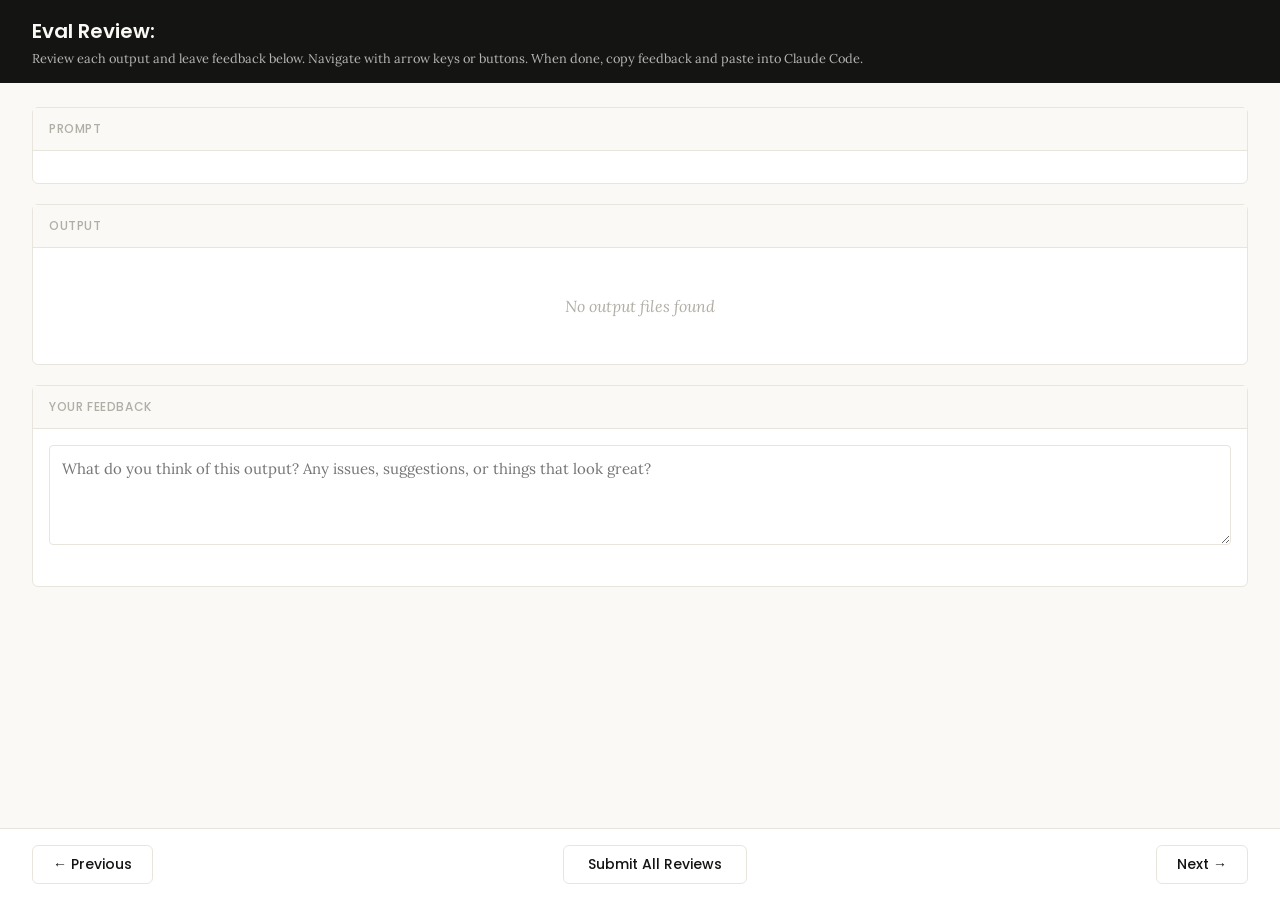
<file: .agents/skills/skill-creator/eval-viewer/viewer.html>
<!DOCTYPE html>
<html lang="en">
<head>
  <meta charset="UTF-8">
  <meta name="viewport" content="width=device-width, initial-scale=1.0">
  <title>Eval Review</title>
  <link rel="preconnect" href="https://fonts.googleapis.com">
  <link rel="preconnect" href="https://fonts.gstatic.com" crossorigin>
  <link href="https://fonts.googleapis.com/css2?family=Poppins:wght@500;600&family=Lora:wght@400;500&display=swap" rel="stylesheet">
  <script src="https://cdn.sheetjs.com/xlsx-0.20.3/package/dist/xlsx.full.min.js" integrity="sha384-EnyY0/GSHQGSxSgMwaIPzSESbqoOLSexfnSMN2AP+39Ckmn92stwABZynq1JyzdT" crossorigin="anonymous"></script>
  <style>
    :root {
      --bg: #faf9f5;
      --surface: #ffffff;
      --border: #e8e6dc;
      --text: #141413;
      --text-muted: #b0aea5;
      --accent: #d97757;
      --accent-hover: #c4613f;
      --green: #788c5d;
      --green-bg: #eef2e8;
      --red: #c44;
      --red-bg: #fceaea;
      --header-bg: #141413;
      --header-text: #faf9f5;
      --radius: 6px;
    }

    * { box-sizing: border-box; margin: 0; padding: 0; }

    body {
      font-family: 'Lora', Georgia, serif;
      background: var(--bg);
      color: var(--text);
      height: 100vh;
      display: flex;
      flex-direction: column;
    }

    /* ---- Header ---- */
    .header {
      background: var(--header-bg);
      color: var(--header-text);
      padding: 1rem 2rem;
      display: flex;
      justify-content: space-between;
      align-items: center;
      flex-shrink: 0;
    }
    .header h1 {
      font-family: 'Poppins', sans-serif;
      font-size: 1.25rem;
      font-weight: 600;
    }
    .header .instructions {
      font-size: 0.8rem;
      opacity: 0.7;
      margin-top: 0.25rem;
    }
    .header .progress {
      font-size: 0.875rem;
      opacity: 0.8;
      text-align: right;
    }

    /* ---- Main content ---- */
    .main {
      flex: 1;
      overflow-y: auto;
      padding: 1.5rem 2rem;
      display: flex;
      flex-direction: column;
      gap: 1.25rem;
    }

    /* ---- Sections ---- */
    .section {
      background: var(--surface);
      border: 1px solid var(--border);
      border-radius: var(--radius);
      flex-shrink: 0;
    }
    .section-header {
      font-family: 'Poppins', sans-serif;
      padding: 0.75rem 1rem;
      font-size: 0.75rem;
      font-weight: 500;
      text-transform: uppercase;
      letter-spacing: 0.05em;
      color: var(--text-muted);
      border-bottom: 1px solid var(--border);
      background: var(--bg);
    }
    .section-body {
      padding: 1rem;
    }

    /* ---- Config badge ---- */
    .config-badge {
      display: inline-block;
      padding: 0.2rem 0.625rem;
      border-radius: 9999px;
      font-family: 'Poppins', sans-serif;
      font-size: 0.6875rem;
      font-weight: 600;
      text-transform: uppercase;
      letter-spacing: 0.03em;
      margin-left: 0.75rem;
      vertical-align: middle;
    }
    .config-badge.config-primary {
      background: rgba(33, 150, 243, 0.12);
      color: #1976d2;
    }
    .config-badge.config-baseline {
      background: rgba(255, 193, 7, 0.15);
      color: #f57f17;
    }

    /* ---- Prompt ---- */
    .prompt-text {
      white-space: pre-wrap;
      font-size: 0.9375rem;
      line-height: 1.6;
    }

    /* ---- Outputs ---- */
    .output-file {
      border: 1px solid var(--border);
      border-radius: var(--radius);
      overflow: hidden;
    }
    .output-file + .output-file {
      margin-top: 1rem;
    }
    .output-file-header {
      padding: 0.5rem 0.75rem;
      font-size: 0.8rem;
      font-weight: 600;
      color: var(--text-muted);
      background: var(--bg);
      border-bottom: 1px solid var(--border);
      font-family: 'SF Mono', SFMono-Regular, Consolas, 'Liberation Mono', Menlo, monospace;
      display: flex;
      justify-content: space-between;
      align-items: center;
    }
    .output-file-header .dl-btn {
      font-size: 0.7rem;
      color: var(--accent);
      text-decoration: none;
      cursor: pointer;
      font-family: -apple-system, BlinkMacSystemFont, 'Segoe UI', sans-serif;
      font-weight: 500;
      opacity: 0.8;
    }
    .output-file-header .dl-btn:hover {
      opacity: 1;
      text-decoration: underline;
    }
    .output-file-content {
      padding: 0.75rem;
      overflow-x: auto;
    }
    .output-file-content pre {
      font-size: 0.8125rem;
      line-height: 1.5;
      white-space: pre-wrap;
      word-break: break-word;
      font-family: 'SF Mono', SFMono-Regular, Consolas, 'Liberation Mono', Menlo, monospace;
    }
    .output-file-content img {
      max-width: 100%;
      height: auto;
      border-radius: 4px;
    }
    .output-file-content iframe {
      width: 100%;
      height: 600px;
      border: none;
    }
    .output-file-content table {
      border-collapse: collapse;
      font-size: 0.8125rem;
      width: 100%;
    }
    .output-file-content table td,
    .output-file-content table th {
      border: 1px solid var(--border);
      padding: 0.375rem 0.5rem;
      text-align: left;
    }
    .output-file-content table th {
      background: var(--bg);
      font-weight: 600;
    }
    .output-file-content .download-link {
      display: inline-flex;
      align-items: center;
      gap: 0.5rem;
      padding: 0.5rem 1rem;
      background: var(--bg);
      border: 1px solid var(--border);
      border-radius: 4px;
      color: var(--accent);
      text-decoration: none;
      font-size: 0.875rem;
      cursor: pointer;
    }
    .output-file-content .download-link:hover {
      background: var(--border);
    }
    .empty-state {
      color: var(--text-muted);
      font-style: italic;
      padding: 2rem;
      text-align: center;
    }

    /* ---- Feedback ---- */
    .prev-feedback {
      background: var(--bg);
      border: 1px solid var(--border);
      border-radius: 4px;
      padding: 0.625rem 0.75rem;
      margin-top: 0.75rem;
      font-size: 0.8125rem;
      color: var(--text-muted);
      line-height: 1.5;
    }
    .prev-feedback-label {
      font-size: 0.7rem;
      font-weight: 600;
      text-transform: uppercase;
      letter-spacing: 0.04em;
      margin-bottom: 0.25rem;
      color: var(--text-muted);
    }
    .feedback-textarea {
      width: 100%;
      min-height: 100px;
      padding: 0.75rem;
      border: 1px solid var(--border);
      border-radius: 4px;
      font-family: inherit;
      font-size: 0.9375rem;
      line-height: 1.5;
      resize: vertical;
      color: var(--text);
    }
    .feedback-textarea:focus {
      outline: none;
      border-color: var(--accent);
      box-shadow: 0 0 0 3px rgba(37, 99, 235, 0.1);
    }
    .feedback-status {
      font-size: 0.75rem;
      color: var(--text-muted);
      margin-top: 0.5rem;
      min-height: 1.1em;
    }

    /* ---- Grades (collapsible) ---- */
    .grades-toggle {
      display: flex;
      align-items: center;
      cursor: pointer;
      user-select: none;
    }
    .grades-toggle:hover {
      color: var(--accent);
    }
    .grades-toggle .arrow {
      margin-right: 0.5rem;
      transition: transform 0.15s;
      font-size: 0.75rem;
    }
    .grades-toggle .arrow.open {
      transform: rotate(90deg);
    }
    .grades-content {
      display: none;
      margin-top: 0.75rem;
    }
    .grades-content.open {
      display: block;
    }
    .grades-summary {
      font-size: 0.875rem;
      margin-bottom: 0.75rem;
      display: flex;
      align-items: center;
      gap: 0.5rem;
    }
    .grade-badge {
      display: inline-block;
      padding: 0.125rem 0.5rem;
      border-radius: 9999px;
      font-size: 0.75rem;
      font-weight: 600;
    }
    .grade-pass { background: var(--green-bg); color: var(--green); }
    .grade-fail { background: var(--red-bg); color: var(--red); }
    .assertion-list {
      list-style: none;
    }
    .assertion-item {
      padding: 0.625rem 0;
      border-bottom: 1px solid var(--border);
      font-size: 0.8125rem;
    }
    .assertion-item:last-child { border-bottom: none; }
    .assertion-status {
      font-weight: 600;
      margin-right: 0.5rem;
    }
    .assertion-status.pass { color: var(--green); }
    .assertion-status.fail { color: var(--red); }
    .assertion-evidence {
      color: var(--text-muted);
      font-size: 0.75rem;
      margin-top: 0.25rem;
      padding-left: 1.5rem;
    }

    /* ---- View tabs ---- */
    .view-tabs {
      display: flex;
      gap: 0;
      padding: 0 2rem;
      background: var(--bg);
      border-bottom: 1px solid var(--border);
      flex-shrink: 0;
    }
    .view-tab {
      font-family: 'Poppins', sans-serif;
      padding: 0.625rem 1.25rem;
      font-size: 0.8125rem;
      font-weight: 500;
      cursor: pointer;
      border: none;
      background: none;
      color: var(--text-muted);
      border-bottom: 2px solid transparent;
      transition: all 0.15s;
    }
    .view-tab:hover { color: var(--text); }
    .view-tab.active {
      color: var(--accent);
      border-bottom-color: var(--accent);
    }
    .view-panel { display: none; }
    .view-panel.active { display: flex; flex-direction: column; flex: 1; overflow: hidden; }

    /* ---- Benchmark view ---- */
    .benchmark-view {
      padding: 1.5rem 2rem;
      overflow-y: auto;
      flex: 1;
    }
    .benchmark-table {
      border-collapse: collapse;
      background: var(--surface);
      border: 1px solid var(--border);
      border-radius: var(--radius);
      font-size: 0.8125rem;
      width: 100%;
      margin-bottom: 1.5rem;
    }
    .benchmark-table th, .benchmark-table td {
      padding: 0.625rem 0.75rem;
      text-align: left;
      border: 1px solid var(--border);
    }
    .benchmark-table th {
      font-family: 'Poppins', sans-serif;
      background: var(--header-bg);
      color: var(--header-text);
      font-weight: 500;
      font-size: 0.75rem;
      text-transform: uppercase;
      letter-spacing: 0.04em;
    }
    .benchmark-table tr:hover { background: var(--bg); }
    .benchmark-table tr.benchmark-row-with { background: rgba(33, 150, 243, 0.06); }
    .benchmark-table tr.benchmark-row-without { background: rgba(255, 193, 7, 0.06); }
    .benchmark-table tr.benchmark-row-with:hover { background: rgba(33, 150, 243, 0.12); }
    .benchmark-table tr.benchmark-row-without:hover { background: rgba(255, 193, 7, 0.12); }
    .benchmark-table tr.benchmark-row-avg { font-weight: 600; border-top: 2px solid var(--border); }
    .benchmark-table tr.benchmark-row-avg.benchmark-row-with { background: rgba(33, 150, 243, 0.12); }
    .benchmark-table tr.benchmark-row-avg.benchmark-row-without { background: rgba(255, 193, 7, 0.12); }
    .benchmark-delta-positive { color: var(--green); font-weight: 600; }
    .benchmark-delta-negative { color: var(--red); font-weight: 600; }
    .benchmark-notes {
      background: var(--surface);
      border: 1px solid var(--border);
      border-radius: var(--radius);
      padding: 1rem;
    }
    .benchmark-notes h3 {
      font-family: 'Poppins', sans-serif;
      font-size: 0.875rem;
      margin-bottom: 0.75rem;
    }
    .benchmark-notes ul {
      list-style: disc;
      padding-left: 1.25rem;
    }
    .benchmark-notes li {
      font-size: 0.8125rem;
      line-height: 1.6;
      margin-bottom: 0.375rem;
    }
    .benchmark-empty {
      color: var(--text-muted);
      font-style: italic;
      text-align: center;
      padding: 3rem;
    }

    /* ---- Navigation ---- */
    .nav {
      display: flex;
      justify-content: space-between;
      align-items: center;
      padding: 1rem 2rem;
      border-top: 1px solid var(--border);
      background: var(--surface);
      flex-shrink: 0;
    }
    .nav-btn {
      font-family: 'Poppins', sans-serif;
      padding: 0.5rem 1.25rem;
      border: 1px solid var(--border);
      border-radius: var(--radius);
      background: var(--surface);
      cursor: pointer;
      font-size: 0.875rem;
      font-weight: 500;
      color: var(--text);
      transition: all 0.15s;
    }
    .nav-btn:hover:not(:disabled) {
      background: var(--bg);
      border-color: var(--text-muted);
    }
    .nav-btn:disabled {
      opacity: 0.4;
      cursor: not-allowed;
    }
    .done-btn {
      font-family: 'Poppins', sans-serif;
      padding: 0.5rem 1.5rem;
      border: 1px solid var(--border);
      border-radius: var(--radius);
      background: var(--surface);
      color: var(--text);
      cursor: pointer;
      font-size: 0.875rem;
      font-weight: 500;
      transition: all 0.15s;
    }
    .done-btn:hover {
      background: var(--bg);
      border-color: var(--text-muted);
    }
    .done-btn.ready {
      border: none;
      background: var(--accent);
      color: white;
      font-weight: 600;
    }
    .done-btn.ready:hover {
      background: var(--accent-hover);
    }
    /* ---- Done overlay ---- */
    .done-overlay {
      display: none;
      position: fixed;
      inset: 0;
      background: rgba(0, 0, 0, 0.5);
      z-index: 100;
      justify-content: center;
      align-items: center;
    }
    .done-overlay.visible {
      display: flex;
    }
    .done-card {
      background: var(--surface);
      border-radius: 12px;
      padding: 2rem 3rem;
      text-align: center;
      box-shadow: 0 20px 60px rgba(0, 0, 0, 0.3);
      max-width: 500px;
    }
    .done-card h2 {
      font-size: 1.5rem;
      margin-bottom: 0.5rem;
    }
    .done-card p {
      color: var(--text-muted);
      margin-bottom: 1.5rem;
      line-height: 1.5;
    }
    .done-card .btn-row {
      display: flex;
      gap: 0.5rem;
      justify-content: center;
    }
    .done-card button {
      padding: 0.5rem 1.25rem;
      border: 1px solid var(--border);
      border-radius: var(--radius);
      background: var(--surface);
      cursor: pointer;
      font-size: 0.875rem;
    }
    .done-card button:hover {
      background: var(--bg);
    }
    /* ---- Toast ---- */
    .toast {
      position: fixed;
      bottom: 5rem;
      left: 50%;
      transform: translateX(-50%);
      background: var(--header-bg);
      color: var(--header-text);
      padding: 0.625rem 1.25rem;
      border-radius: var(--radius);
      font-size: 0.875rem;
      opacity: 0;
      transition: opacity 0.3s;
      pointer-events: none;
      z-index: 200;
    }
    .toast.visible {
      opacity: 1;
    }
  </style>
</head>
<body>
  <div id="app" style="height:100vh; display:flex; flex-direction:column;">
    <div class="header">
      <div>
        <h1>Eval Review: <span id="skill-name"></span></h1>
        <div class="instructions">Review each output and leave feedback below. Navigate with arrow keys or buttons. When done, copy feedback and paste into Claude Code.</div>
      </div>
      <div class="progress" id="progress"></div>
    </div>

    <!-- View tabs (only shown when benchmark data exists) -->
    <div class="view-tabs" id="view-tabs" style="display:none;">
      <button class="view-tab active" onclick="switchView('outputs')">Outputs</button>
      <button class="view-tab" onclick="switchView('benchmark')">Benchmark</button>
    </div>

    <!-- Outputs panel (qualitative review) -->
    <div class="view-panel active" id="panel-outputs">
    <div class="main">
      <!-- Prompt -->
      <div class="section">
        <div class="section-header">Prompt <span class="config-badge" id="config-badge" style="display:none;"></span></div>
        <div class="section-body">
          <div class="prompt-text" id="prompt-text"></div>
        </div>
      </div>

      <!-- Outputs -->
      <div class="section">
        <div class="section-header">Output</div>
        <div class="section-body" id="outputs-body">
          <div class="empty-state">No output files found</div>
        </div>
      </div>

      <!-- Previous Output (collapsible) -->
      <div class="section" id="prev-outputs-section" style="display:none;">
        <div class="section-header">
          <div class="grades-toggle" onclick="togglePrevOutputs()">
            <span class="arrow" id="prev-outputs-arrow">&#9654;</span>
            Previous Output
          </div>
        </div>
        <div class="grades-content" id="prev-outputs-content"></div>
      </div>

      <!-- Grades (collapsible) -->
      <div class="section" id="grades-section" style="display:none;">
        <div class="section-header">
          <div class="grades-toggle" onclick="toggleGrades()">
            <span class="arrow" id="grades-arrow">&#9654;</span>
            Formal Grades
          </div>
        </div>
        <div class="grades-content" id="grades-content"></div>
      </div>

      <!-- Feedback -->
      <div class="section">
        <div class="section-header">Your Feedback</div>
        <div class="section-body">
          <textarea
            class="feedback-textarea"
            id="feedback"
            placeholder="What do you think of this output? Any issues, suggestions, or things that look great?"
          ></textarea>
          <div class="feedback-status" id="feedback-status"></div>
          <div class="prev-feedback" id="prev-feedback" style="display:none;">
            <div class="prev-feedback-label">Previous feedback</div>
            <div id="prev-feedback-text"></div>
          </div>
        </div>
      </div>
    </div>

    <div class="nav" id="outputs-nav">
      <button class="nav-btn" id="prev-btn" onclick="navigate(-1)">&#8592; Previous</button>
      <button class="done-btn" id="done-btn" onclick="showDoneDialog()">Submit All Reviews</button>
      <button class="nav-btn" id="next-btn" onclick="navigate(1)">Next &#8594;</button>
    </div>
    </div><!-- end panel-outputs -->

    <!-- Benchmark panel (quantitative stats) -->
    <div class="view-panel" id="panel-benchmark">
      <div class="benchmark-view" id="benchmark-content">
        <div class="benchmark-empty">No benchmark data available. Run a benchmark to see quantitative results here.</div>
      </div>
    </div>
  </div>

  <!-- Done overlay -->
  <div class="done-overlay" id="done-overlay">
    <div class="done-card">
      <h2>Review Complete</h2>
      <p>Your feedback has been saved. Go back to your Claude Code session and tell Claude you're done reviewing.</p>
      <div class="btn-row">
        <button onclick="closeDoneDialog()">OK</button>
      </div>
    </div>
  </div>

  <!-- Toast -->
  <div class="toast" id="toast"></div>

  <script>
    // ---- Embedded data (injected by generate_review.py) ----
    /*__EMBEDDED_DATA__*/

    // ---- State ----
    let feedbackMap = {};  // run_id -> feedback text
    let currentIndex = 0;
    let visitedRuns = new Set();

    // ---- Init ----
    async function init() {
      // Load saved feedback from server — but only if this isn't a fresh
      // iteration (indicated by previous_feedback being present). When
      // previous feedback exists, the feedback.json on disk is stale from
      // the prior iteration and should not pre-fill the textareas.
      const hasPrevious = Object.keys(EMBEDDED_DATA.previous_feedback || {}).length > 0
        || Object.keys(EMBEDDED_DATA.previous_outputs || {}).length > 0;
      if (!hasPrevious) {
        try {
          const resp = await fetch("/api/feedback");
          const data = await resp.json();
          if (data.reviews) {
            for (const r of data.reviews) feedbackMap[r.run_id] = r.feedback;
          }
        } catch { /* first run, no feedback yet */ }
      }

      document.getElementById("skill-name").textContent = EMBEDDED_DATA.skill_name;
      showRun(0);

      // Wire up feedback auto-save
      const textarea = document.getElementById("feedback");
      let saveTimeout = null;
      textarea.addEventListener("input", () => {
        clearTimeout(saveTimeout);
        document.getElementById("feedback-status").textContent = "";
        saveTimeout = setTimeout(() => saveCurrentFeedback(), 800);
      });
    }

    // ---- Navigation ----
    function navigate(delta) {
      const newIndex = currentIndex + delta;
      if (newIndex >= 0 && newIndex < EMBEDDED_DATA.runs.length) {
        saveCurrentFeedback();
        showRun(newIndex);
      }
    }

    function updateNavButtons() {
      document.getElementById("prev-btn").disabled = currentIndex === 0;
      document.getElementById("next-btn").disabled =
        currentIndex === EMBEDDED_DATA.runs.length - 1;
    }

    // ---- Show a run ----
    function showRun(index) {
      currentIndex = index;
      const run = EMBEDDED_DATA.runs[index];

      // Progress
      document.getElementById("progress").textContent =
        `${index + 1} of ${EMBEDDED_DATA.runs.length}`;

      // Prompt
      document.getElementById("prompt-text").textContent = run.prompt;

      // Config badge
      const badge = document.getElementById("config-badge");
      const configMatch = run.id.match(/(with_skill|without_skill|new_skill|old_skill)/);
      if (configMatch) {
        const config = configMatch[1];
        const isBaseline = config === "without_skill" || config === "old_skill";
        badge.textContent = config.replace(/_/g, " ");
        badge.className = "config-badge " + (isBaseline ? "config-baseline" : "config-primary");
        badge.style.display = "inline-block";
      } else {
        badge.style.display = "none";
      }

      // Outputs
      renderOutputs(run);

      // Previous outputs
      renderPrevOutputs(run);

      // Grades
      renderGrades(run);

      // Previous feedback
      const prevFb = (EMBEDDED_DATA.previous_feedback || {})[run.id];
      const prevEl = document.getElementById("prev-feedback");
      if (prevFb) {
        document.getElementById("prev-feedback-text").textContent = prevFb;
        prevEl.style.display = "block";
      } else {
        prevEl.style.display = "none";
      }

      // Feedback
      document.getElementById("feedback").value = feedbackMap[run.id] || "";
      document.getElementById("feedback-status").textContent = "";

      updateNavButtons();

      // Track visited runs and promote done button when all visited
      visitedRuns.add(index);
      const doneBtn = document.getElementById("done-btn");
      if (visitedRuns.size >= EMBEDDED_DATA.runs.length) {
        doneBtn.classList.add("ready");
      }

      // Scroll main content to top
      document.querySelector(".main").scrollTop = 0;
    }

    // ---- Render outputs ----
    function renderOutputs(run) {
      const container = document.getElementById("outputs-body");
      container.innerHTML = "";

      const outputs = run.outputs || [];
      if (outputs.length === 0) {
        container.innerHTML = '<div class="empty-state">No output files</div>';
        return;
      }

      for (const file of outputs) {
        const fileDiv = document.createElement("div");
        fileDiv.className = "output-file";

        // Always show file header with download link
        const header = document.createElement("div");
        header.className = "output-file-header";
        const nameSpan = document.createElement("span");
        nameSpan.textContent = file.name;
        header.appendChild(nameSpan);
        const dlBtn = document.createElement("a");
        dlBtn.className = "dl-btn";
        dlBtn.textContent = "Download";
        dlBtn.download = file.name;
        dlBtn.href = getDownloadUri(file);
        header.appendChild(dlBtn);
        fileDiv.appendChild(header);

        const content = document.createElement("div");
        content.className = "output-file-content";

        if (file.type === "text") {
          const pre = document.createElement("pre");
          pre.textContent = file.content;
          content.appendChild(pre);
        } else if (file.type === "image") {
          const img = document.createElement("img");
          img.src = file.data_uri;
          img.alt = file.name;
          content.appendChild(img);
        } else if (file.type === "pdf") {
          const iframe = document.createElement("iframe");
          iframe.src = file.data_uri;
          content.appendChild(iframe);
        } else if (file.type === "xlsx") {
          renderXlsx(content, file.data_b64);
        } else if (file.type === "binary") {
          const a = document.createElement("a");
          a.className = "download-link";
          a.href = file.data_uri;
          a.download = file.name;
          a.textContent = "Download " + file.name;
          content.appendChild(a);
        } else if (file.type === "error") {
          const pre = document.createElement("pre");
          pre.textContent = file.content;
          pre.style.color = "var(--red)";
          content.appendChild(pre);
        }

        fileDiv.appendChild(content);
        container.appendChild(fileDiv);
      }
    }

    // ---- XLSX rendering via SheetJS ----
    function renderXlsx(container, b64Data) {
      try {
        const raw = Uint8Array.from(atob(b64Data), c => c.charCodeAt(0));
        const wb = XLSX.read(raw, { type: "array" });

        for (let i = 0; i < wb.SheetNames.length; i++) {
          const sheetName = wb.SheetNames[i];
          const ws = wb.Sheets[sheetName];

          if (wb.SheetNames.length > 1) {
            const sheetLabel = document.createElement("div");
            sheetLabel.style.cssText =
              "font-weight:600; font-size:0.8rem; color:#b0aea5; margin-top:0.5rem; margin-bottom:0.25rem;";
            sheetLabel.textContent = "Sheet: " + sheetName;
            container.appendChild(sheetLabel);
          }

          const htmlStr = XLSX.utils.sheet_to_html(ws, { editable: false });
          const wrapper = document.createElement("div");
          wrapper.innerHTML = htmlStr;
          container.appendChild(wrapper);
        }
      } catch (err) {
        container.textContent = "Error rendering spreadsheet: " + err.message;
      }
    }

    // ---- Grades ----
    function renderGrades(run) {
      const section = document.getElementById("grades-section");
      const content = document.getElementById("grades-content");

      if (!run.grading) {
        section.style.display = "none";
        return;
      }

      const grading = run.grading;
      section.style.display = "block";
      // Reset to collapsed
      content.classList.remove("open");
      document.getElementById("grades-arrow").classList.remove("open");

      const summary = grading.summary || {};
      const expectations = grading.expectations || [];

      let html = '<div style="padding: 1rem;">';

      // Summary line
      const passRate = summary.pass_rate != null
        ? Math.round(summary.pass_rate * 100) + "%"
        : "?";
      const badgeClass = summary.pass_rate >= 0.8 ? "grade-pass" : summary.pass_rate >= 0.5 ? "" : "grade-fail";
      html += '<div class="grades-summary">';
      html += '<span class="grade-badge ' + badgeClass + '">' + passRate + '</span>';
      html += '<span>' + (summary.passed || 0) + ' passed, ' + (summary.failed || 0) + ' failed of ' + (summary.total || 0) + '</span>';
      html += '</div>';

      // Assertions list
      html += '<ul class="assertion-list">';
      for (const exp of expectations) {
        const statusClass = exp.passed ? "pass" : "fail";
        const statusIcon = exp.passed ? "\u2713" : "\u2717";
        html += '<li class="assertion-item">';
        html += '<span class="assertion-status ' + statusClass + '">' + statusIcon + '</span>';
        html += '<span>' + escapeHtml(exp.text) + '</span>';
        if (exp.evidence) {
          html += '<div class="assertion-evidence">' + escapeHtml(exp.evidence) + '</div>';
        }
        html += '</li>';
      }
      html += '</ul>';

      html += '</div>';
      content.innerHTML = html;
    }

    function toggleGrades() {
      const content = document.getElementById("grades-content");
      const arrow = document.getElementById("grades-arrow");
      content.classList.toggle("open");
      arrow.classList.toggle("open");
    }

    // ---- Previous outputs (collapsible) ----
    function renderPrevOutputs(run) {
      const section = document.getElementById("prev-outputs-section");
      const content = document.getElementById("prev-outputs-content");
      const prevOutputs = (EMBEDDED_DATA.previous_outputs || {})[run.id];

      if (!prevOutputs || prevOutputs.length === 0) {
        section.style.display = "none";
        return;
      }

      section.style.display = "block";
      // Reset to collapsed
      content.classList.remove("open");
      document.getElementById("prev-outputs-arrow").classList.remove("open");

      // Render the files into the content area
      content.innerHTML = "";
      const wrapper = document.createElement("div");
      wrapper.style.padding = "1rem";

      for (const file of prevOutputs) {
        const fileDiv = document.createElement("div");
        fileDiv.className = "output-file";

        const header = document.createElement("div");
        header.className = "output-file-header";
        const nameSpan = document.createElement("span");
        nameSpan.textContent = file.name;
        header.appendChild(nameSpan);
        const dlBtn = document.createElement("a");
        dlBtn.className = "dl-btn";
        dlBtn.textContent = "Download";
        dlBtn.download = file.name;
        dlBtn.href = getDownloadUri(file);
        header.appendChild(dlBtn);
        fileDiv.appendChild(header);

        const fc = document.createElement("div");
        fc.className = "output-file-content";

        if (file.type === "text") {
          const pre = document.createElement("pre");
          pre.textContent = file.content;
          fc.appendChild(pre);
        } else if (file.type === "image") {
          const img = document.createElement("img");
          img.src = file.data_uri;
          img.alt = file.name;
          fc.appendChild(img);
        } else if (file.type === "pdf") {
          const iframe = document.createElement("iframe");
          iframe.src = file.data_uri;
          fc.appendChild(iframe);
        } else if (file.type === "xlsx") {
          renderXlsx(fc, file.data_b64);
        } else if (file.type === "binary") {
          const a = document.createElement("a");
          a.className = "download-link";
          a.href = file.data_uri;
          a.download = file.name;
          a.textContent = "Download " + file.name;
          fc.appendChild(a);
        }

        fileDiv.appendChild(fc);
        wrapper.appendChild(fileDiv);
      }

      content.appendChild(wrapper);
    }

    function togglePrevOutputs() {
      const content = document.getElementById("prev-outputs-content");
      const arrow = document.getElementById("prev-outputs-arrow");
      content.classList.toggle("open");
      arrow.classList.toggle("open");
    }

    // ---- Feedback (saved to server -> feedback.json) ----
    function saveCurrentFeedback() {
      const run = EMBEDDED_DATA.runs[currentIndex];
      const text = document.getElementById("feedback").value;

      if (text.trim() === "") {
        delete feedbackMap[run.id];
      } else {
        feedbackMap[run.id] = text;
      }

      // Build reviews array from map
      const reviews = [];
      for (const [run_id, feedback] of Object.entries(feedbackMap)) {
        if (feedback.trim()) {
          reviews.push({ run_id, feedback, timestamp: new Date().toISOString() });
        }
      }

      fetch("/api/feedback", {
        method: "POST",
        headers: { "Content-Type": "application/json" },
        body: JSON.stringify({ reviews, status: "in_progress" }),
      }).then(() => {
        document.getElementById("feedback-status").textContent = "Saved";
      }).catch(() => {
        // Static mode or server unavailable — no-op on auto-save,
        // feedback will be downloaded on final submit
        document.getElementById("feedback-status").textContent = "Will download on submit";
      });
    }

    // ---- Done ----
    function showDoneDialog() {
      // Save current textarea to feedbackMap (but don't POST yet)
      const run = EMBEDDED_DATA.runs[currentIndex];
      const text = document.getElementById("feedback").value;
      if (text.trim() === "") {
        delete feedbackMap[run.id];
      } else {
        feedbackMap[run.id] = text;
      }

      // POST once with status: complete — include ALL runs so the model
      // can distinguish "no feedback" (looks good) from "not reviewed"
      const reviews = [];
      const ts = new Date().toISOString();
      for (const r of EMBEDDED_DATA.runs) {
        reviews.push({ run_id: r.id, feedback: feedbackMap[r.id] || "", timestamp: ts });
      }
      const payload = JSON.stringify({ reviews, status: "complete" }, null, 2);
      fetch("/api/feedback", {
        method: "POST",
        headers: { "Content-Type": "application/json" },
        body: payload,
      }).then(() => {
        document.getElementById("done-overlay").classList.add("visible");
      }).catch(() => {
        // Server not available (static mode) — download as file
        const blob = new Blob([payload], { type: "application/json" });
        const url = URL.createObjectURL(blob);
        const a = document.createElement("a");
        a.href = url;
        a.download = "feedback.json";
        a.click();
        URL.revokeObjectURL(url);
        document.getElementById("done-overlay").classList.add("visible");
      });
    }

    function closeDoneDialog() {
      // Reset status back to in_progress
      saveCurrentFeedback();
      document.getElementById("done-overlay").classList.remove("visible");
    }

    // ---- Toast ----
    function showToast(message) {
      const toast = document.getElementById("toast");
      toast.textContent = message;
      toast.classList.add("visible");
      setTimeout(() => toast.classList.remove("visible"), 2000);
    }

    // ---- Keyboard nav ----
    document.addEventListener("keydown", (e) => {
      // Don't capture when typing in textarea
      if (e.target.tagName === "TEXTAREA") return;

      if (e.key === "ArrowLeft" || e.key === "ArrowUp") {
        e.preventDefault();
        navigate(-1);
      } else if (e.key === "ArrowRight" || e.key === "ArrowDown") {
        e.preventDefault();
        navigate(1);
      }
    });

    // ---- Util ----
    function getDownloadUri(file) {
      if (file.data_uri) return file.data_uri;
      if (file.data_b64) return "data:application/octet-stream;base64," + file.data_b64;
      if (file.type === "text") return "data:text/plain;charset=utf-8," + encodeURIComponent(file.content);
      return "#";
    }

    function escapeHtml(text) {
      const div = document.createElement("div");
      div.textContent = text;
      return div.innerHTML;
    }

    // ---- View switching ----
    function switchView(view) {
      document.querySelectorAll(".view-tab").forEach(t => t.classList.remove("active"));
      document.querySelectorAll(".view-panel").forEach(p => p.classList.remove("active"));
      document.querySelector(`[onclick="switchView('${view}')"]`).classList.add("active");
      document.getElementById("panel-" + view).classList.add("active");
    }

    // ---- Benchmark rendering ----
    function renderBenchmark() {
      const data = EMBEDDED_DATA.benchmark;
      if (!data) return;

      // Show the tabs
      document.getElementById("view-tabs").style.display = "flex";

      const container = document.getElementById("benchmark-content");
      const summary = data.run_summary || {};
      const metadata = data.metadata || {};
      const notes = data.notes || [];

      let html = "";

      // Header
      html += "<h2 style='font-family: Poppins, sans-serif; margin-bottom: 0.5rem;'>Benchmark Results</h2>";
      html += "<p style='color: var(--text-muted); font-size: 0.875rem; margin-bottom: 1.25rem;'>";
      if (metadata.skill_name) html += "<strong>" + escapeHtml(metadata.skill_name) + "</strong> &mdash; ";
      if (metadata.timestamp) html += metadata.timestamp + " &mdash; ";
      if (metadata.evals_run) html += "Evals: " + metadata.evals_run.join(", ") + " &mdash; ";
      html += (metadata.runs_per_configuration || "?") + " runs per configuration";
      html += "</p>";

      // Summary table
      html += '<table class="benchmark-table">';

      function fmtStat(stat, pct) {
        if (!stat) return "—";
        const suffix = pct ? "%" : "";
        const m = pct ? (stat.mean * 100).toFixed(0) : stat.mean.toFixed(1);
        const s = pct ? (stat.stddev * 100).toFixed(0) : stat.stddev.toFixed(1);
        return m + suffix + " ± " + s + suffix;
      }

      function deltaClass(val) {
        if (!val) return "";
        const n = parseFloat(val);
        if (n > 0) return "benchmark-delta-positive";
        if (n < 0) return "benchmark-delta-negative";
        return "";
      }

      // Discover config names dynamically (everything except "delta")
      const configs = Object.keys(summary).filter(k => k !== "delta");
      const configA = configs[0] || "config_a";
      const configB = configs[1] || "config_b";
      const labelA = configA.replace(/_/g, " ").replace(/\b\w/g, c => c.toUpperCase());
      const labelB = configB.replace(/_/g, " ").replace(/\b\w/g, c => c.toUpperCase());
      const a = summary[configA] || {};
      const b = summary[configB] || {};
      const delta = summary.delta || {};

      html += "<thead><tr><th>Metric</th><th>" + escapeHtml(labelA) + "</th><th>" + escapeHtml(labelB) + "</th><th>Delta</th></tr></thead>";
      html += "<tbody>";

      html += "<tr><td><strong>Pass Rate</strong></td>";
      html += "<td>" + fmtStat(a.pass_rate, true) + "</td>";
      html += "<td>" + fmtStat(b.pass_rate, true) + "</td>";
      html += '<td class="' + deltaClass(delta.pass_rate) + '">' + (delta.pass_rate || "—") + "</td></tr>";

      // Time (only show row if data exists)
      if (a.time_seconds || b.time_seconds) {
        html += "<tr><td><strong>Time (s)</strong></td>";
        html += "<td>" + fmtStat(a.time_seconds, false) + "</td>";
        html += "<td>" + fmtStat(b.time_seconds, false) + "</td>";
        html += '<td class="' + deltaClass(delta.time_seconds) + '">' + (delta.time_seconds ? delta.time_seconds + "s" : "—") + "</td></tr>";
      }

      // Tokens (only show row if data exists)
      if (a.tokens || b.tokens) {
        html += "<tr><td><strong>Tokens</strong></td>";
        html += "<td>" + fmtStat(a.tokens, false) + "</td>";
        html += "<td>" + fmtStat(b.tokens, false) + "</td>";
        html += '<td class="' + deltaClass(delta.tokens) + '">' + (delta.tokens || "—") + "</td></tr>";
      }

      html += "</tbody></table>";

      // Per-eval breakdown (if runs data available)
      const runs = data.runs || [];
      if (runs.length > 0) {
        const evalIds = [...new Set(runs.map(r => r.eval_id))].sort((a, b) => a - b);

        html += "<h3 style='font-family: Poppins, sans-serif; margin-bottom: 0.75rem;'>Per-Eval Breakdown</h3>";

        const hasTime = runs.some(r => r.result && r.result.time_seconds != null);
        const hasErrors = runs.some(r => r.result && r.result.errors > 0);

        for (const evalId of evalIds) {
          const evalRuns = runs.filter(r => r.eval_id === evalId);
          const evalName = evalRuns[0] && evalRuns[0].eval_name ? evalRuns[0].eval_name : "Eval " + evalId;

          html += "<h4 style='font-family: Poppins, sans-serif; margin: 1rem 0 0.5rem; color: var(--text);'>" + escapeHtml(evalName) + "</h4>";
          html += '<table class="benchmark-table">';
          html += "<thead><tr><th>Config</th><th>Run</th><th>Pass Rate</th>";
          if (hasTime) html += "<th>Time (s)</th>";
          if (hasErrors) html += "<th>Crashes During Execution</th>";
          html += "</tr></thead>";
          html += "<tbody>";

          // Group by config and render with average rows
          const configGroups = [...new Set(evalRuns.map(r => r.configuration))];
          for (let ci = 0; ci < configGroups.length; ci++) {
            const config = configGroups[ci];
            const configRuns = evalRuns.filter(r => r.configuration === config);
            if (configRuns.length === 0) continue;

            const rowClass = ci === 0 ? "benchmark-row-with" : "benchmark-row-without";
            const configLabel = config.replace(/_/g, " ").replace(/\b\w/g, c => c.toUpperCase());

            for (const run of configRuns) {
              const r = run.result || {};
              const prClass = r.pass_rate >= 0.8 ? "benchmark-delta-positive" : r.pass_rate < 0.5 ? "benchmark-delta-negative" : "";
              html += '<tr class="' + rowClass + '">';
              html += "<td>" + configLabel + "</td>";
              html += "<td>" + run.run_number + "</td>";
              html += '<td class="' + prClass + '">' + ((r.pass_rate || 0) * 100).toFixed(0) + "% (" + (r.passed || 0) + "/" + (r.total || 0) + ")</td>";
              if (hasTime) html += "<td>" + (r.time_seconds != null ? r.time_seconds.toFixed(1) : "—") + "</td>";
              if (hasErrors) html += "<td>" + (r.errors || 0) + "</td>";
              html += "</tr>";
            }

            // Average row
            const rates = configRuns.map(r => (r.result || {}).pass_rate || 0);
            const avgRate = rates.reduce((a, b) => a + b, 0) / rates.length;
            const avgPrClass = avgRate >= 0.8 ? "benchmark-delta-positive" : avgRate < 0.5 ? "benchmark-delta-negative" : "";
            html += '<tr class="benchmark-row-avg ' + rowClass + '">';
            html += "<td>" + configLabel + "</td>";
            html += "<td>Avg</td>";
            html += '<td class="' + avgPrClass + '">' + (avgRate * 100).toFixed(0) + "%</td>";
            if (hasTime) {
              const times = configRuns.map(r => (r.result || {}).time_seconds).filter(t => t != null);
              html += "<td>" + (times.length ? (times.reduce((a, b) => a + b, 0) / times.length).toFixed(1) : "—") + "</td>";
            }
            if (hasErrors) html += "<td></td>";
            html += "</tr>";
          }
          html += "</tbody></table>";

          // Per-assertion detail for this eval
          const runsWithExpectations = {};
          for (const config of configGroups) {
            runsWithExpectations[config] = evalRuns.filter(r => r.configuration === config && r.expectations && r.expectations.length > 0);
          }
          const hasAnyExpectations = Object.values(runsWithExpectations).some(runs => runs.length > 0);
          if (hasAnyExpectations) {
            // Collect all unique assertion texts across all configs
            const allAssertions = [];
            const seen = new Set();
            for (const config of configGroups) {
              for (const run of runsWithExpectations[config]) {
                for (const exp of (run.expectations || [])) {
                  if (!seen.has(exp.text)) {
                    seen.add(exp.text);
                    allAssertions.push(exp.text);
                  }
                }
              }
            }

            html += '<table class="benchmark-table" style="margin-top: 0.5rem;">';
            html += "<thead><tr><th>Assertion</th>";
            for (const config of configGroups) {
              const label = config.replace(/_/g, " ").replace(/\b\w/g, c => c.toUpperCase());
              html += "<th>" + escapeHtml(label) + "</th>";
            }
            html += "</tr></thead><tbody>";

            for (const assertionText of allAssertions) {
              html += "<tr><td>" + escapeHtml(assertionText) + "</td>";

              for (const config of configGroups) {
                html += "<td>";
                for (const run of runsWithExpectations[config]) {
                  const exp = (run.expectations || []).find(e => e.text === assertionText);
                  if (exp) {
                    const cls = exp.passed ? "benchmark-delta-positive" : "benchmark-delta-negative";
                    const icon = exp.passed ? "\u2713" : "\u2717";
                    html += '<span class="' + cls + '" title="Run ' + run.run_number + ': ' + escapeHtml(exp.evidence || "") + '">' + icon + "</span> ";
                  } else {
                    html += "— ";
                  }
                }
                html += "</td>";
              }
              html += "</tr>";
            }
            html += "</tbody></table>";
          }
        }
      }

      // Notes
      if (notes.length > 0) {
        html += '<div class="benchmark-notes">';
        html += "<h3>Analysis Notes</h3>";
        html += "<ul>";
        for (const note of notes) {
          html += "<li>" + escapeHtml(note) + "</li>";
        }
        html += "</ul></div>";
      }

      container.innerHTML = html;
    }

    // ---- Start ----
    init();
    renderBenchmark();
  </script>
</body>
</html>
</file>
<file: site/style.css>
/* ==========================================================================
   m3j-workspace · site design system
   "amber signal / carbon instrument" — terminal-grade, hairline disciplined

   No build step. No CDN. No external assets. System font stack only.
   Every transition uses a custom cubic-bezier (never linear).
   ========================================================================== */

:root {
  color-scheme: dark;

  /* — carbon graphite base — */
  --bg: #0b0d0f;
  --bg-grid: rgba(235, 240, 237, 0.032);
  --surface: #11151a;
  --surface-2: #151b21;
  --border: #212a31;
  --border-strong: #37434c;

  /* ink */
  --text: #e6ebe8;
  --text-dim: #93a09b;

  /* signal */
  --accent: #e5a93c;            /* terminal amber */
  --accent-contrast: #171206;   /* text on amber */
  --ember: #df6b44;             /* red-ember for failures / flanks */
  --mint: #68c5a6;              /* secondary ok signal */

  /* chrome */
  --code: #0a0d0f;
  --code-text: #dde4e0;
  --nav-bg: rgba(12, 14, 16, 0.82);
  --shadow: 0 24px 60px rgba(2, 4, 5, 0.5);

  /* type */
  --font-sans: system-ui, -apple-system, "Segoe UI", "Helvetica Neue", sans-serif;
  --font-mono: "JetBrains Mono", "SF Mono", "Cascadia Mono", Consolas,
    "Liberation Mono", monospace;

  /* motion — custom curves only */
  --ease: cubic-bezier(0.16, 1, 0.3, 1);
  --ease-2: cubic-bezier(0.83, 0, 0.17, 1);
}

:root[data-theme="light"] {
  color-scheme: light;

  --bg: #f3f1ec;
  --bg-grid: rgba(28, 32, 28, 0.045);
  --surface: #faf8f4;
  --surface-2: #efece4;
  --border: #d9d5ca;
  --border-strong: #b3ad9c;

  --text: #212420;
  --text-dim: #646b66;

  --accent: #a16f14;
  --accent-contrast: #f7f1e2;
  --ember: #b2472c;
  --mint: #2e7a5c;

  --code-bg: #f6f3ed;
  --code: #f4f1ea;
  --code-text: #262a27;
  --nav-bg: rgba(243, 241, 236, 0.85);
  --shadow: 0 24px 60px rgba(33, 36, 32, 0.1);
}

* { margin: 0; padding: 0; box-sizing: border-box; }

html {
  scroll-behavior: smooth;
  scroll-padding-top: 5.5rem;
}

body {
  background: var(--bg);
  background-image:
    linear-gradient(var(--bg-grid) 1px, transparent 1px),
    linear-gradient(90deg, var(--bg-grid) 1px, transparent 1px);
  background-size: 32px 32px;
  color: var(--text);
  font-family: var(--font-sans);
  font-size: 1rem;
  line-height: 1.7;
  min-height: 100vh;
  display: flex;
  flex-direction: column;
  -webkit-font-smoothing: antialiased;
  transition: background-color 0.5s var(--ease-2), color 0.5s var(--ease-2);
  overflow-x: hidden;
}

::selection { background: var(--accent); color: var(--accent-contrast); }

a { color: var(--accent); text-decoration: none; }

:focus-visible {
  outline: 2px solid var(--accent);
  outline-offset: 3px;
  border-radius: 3px;
}

/* ── skip link ── */
.skip-link {
  position: fixed;
  top: 0.75rem;
  left: 0.75rem;
  z-index: 100;
  transform: translateY(-220%);
  background: var(--accent);
  color: var(--accent-contrast);
  font-family: var(--font-mono);
  font-size: 0.75rem;
  padding: 0.5rem 0.9rem;
  border-radius: 4px;
  transition: transform 0.35s var(--ease);
}
.skip-link:focus { transform: none; }

/* ── nav: full-width hairline bar ── */
nav {
  position: fixed;
  top: 0;
  left: 0;
  right: 0;
  z-index: 50;
  background: var(--nav-bg);
  backdrop-filter: blur(14px);
  -webkit-backdrop-filter: blur(14px);
  border-bottom: 1px solid var(--border);
  transition: background-color 0.5s var(--ease-2);
}

.nav-inner {
  max-width: 1040px;
  margin: 0 auto;
  padding: 0.55rem 1.5rem;
  display: flex;
  align-items: center;
  gap: 1.5rem;
}

.brand {
  font-family: var(--font-mono);
  font-size: 0.85rem;
  font-weight: 600;
  letter-spacing: -0.02em;
  color: var(--text);
  white-space: nowrap;
}
.brand:hover { color: var(--accent); }
.brand-caret { color: var(--accent); }

.nav-links {
  display: flex;
  align-items: center;
  gap: 0.15rem;
  margin-left: auto;
  overflow-x: auto;
  scrollbar-width: none;
}
.nav-links::-webkit-scrollbar { display: none; }

.nav-links a {
  position: relative;
  font-family: var(--font-mono);
  font-size: 0.7rem;
  letter-spacing: 0.09em;
  text-transform: uppercase;
  color: var(--text-dim);
  padding: 0.42rem 0.6rem;
  white-space: nowrap;
  border-radius: 4px;
  transition: color 0.3s var(--ease);
}
.nav-links a::after {
  content: "";
  position: absolute;
  left: 50%;
  right: 50%;
  bottom: 0.1rem;
  height: 2px;
  background: var(--accent);
  transition: left 0.35s var(--ease), right 0.35s var(--ease);
}
.nav-links a:hover { color: var(--text); }
.nav-links a:hover::after { left: 0.5rem; right: 0.5rem; }
.nav-links a.active {
  color: var(--accent);
  background: color-mix(in srgb, var(--accent) 9%, transparent);
}
.nav-links a.active::after { left: 0.35rem; right: 0.35rem; }

.theme-toggle {
  position: relative;
  display: inline-flex;
  align-items: center;
  justify-content: center;
  width: 2.05rem;
  height: 2.05rem;
  flex-shrink: 0;
  border: 1px solid var(--border);
  border-radius: 5px;
  background: var(--surface);
  color: var(--text-dim);
  cursor: pointer;
  transition: color 0.3s var(--ease), border-color 0.3s var(--ease),
    background-color 0.5s var(--ease-2);
}
.theme-toggle:hover { color: var(--accent); border-color: var(--accent); }
.theme-toggle .icon-sun { display: none; }
[data-theme="light"] .theme-toggle .icon-sun { display: block; }
[data-theme="light"] .theme-toggle .icon-moon { display: none; }

/* ── page frame ── */
main.page {
  flex: 1;
  width: min(1040px, 100% - 2.5rem);
  margin: 0 auto;
  padding: 8.25rem 0 3rem;
}

/* ── hero / page head ── */
.kicker {
  font-family: var(--font-mono);
  font-size: 0.72rem;
  font-weight: 500;
  letter-spacing: 0.18em;
  text-transform: uppercase;
  color: var(--accent);
  display: flex;
  align-items: center;
  gap: 0.5rem;
}
.kicker::before { content: "$"; color: var(--text-dim); }

.page-head { margin-bottom: 3rem; }
.page-head .kicker { margin-bottom: 1.1rem; }

h1 {
  font-size: clamp(2.4rem, 6vw, 3.6rem);
  font-weight: 800;
  letter-spacing: -0.045em;
  line-height: 1.02;
  margin-bottom: 1.3rem;
}

.hero h1 { font-size: clamp(2.8rem, 7.5vw, 4.5rem); }

.hl { color: var(--accent); }

.caret {
  display: inline-block;
  width: 0.55em;
  height: 1.02em;
  background: var(--accent);
  margin-left: 0.08em;
  vertical-align: -0.13em;
  animation: caret 1.15s steps(2, start) infinite;
}
@keyframes caret { 50% { opacity: 0; } }

.lede {
  max-width: 40rem;
  color: var(--text-dim);
  font-size: 1.05rem;
}

.cta-row {
  display: flex;
  flex-wrap: wrap;
  gap: 0.75rem;
  margin-top: 2rem;
}

.btn {
  display: inline-flex;
  align-items: center;
  gap: 0.5rem;
  font-family: var(--font-mono);
  font-size: 0.72rem;
  font-weight: 600;
  letter-spacing: 0.12em;
  text-transform: uppercase;
  padding: 0.72rem 1.15rem;
  border: 1px solid transparent;
  border-radius: 4px;
  cursor: pointer;
  transition: transform 0.35s var(--ease), box-shadow 0.35s var(--ease),
    background-color 0.3s var(--ease), border-color 0.3s var(--ease);
}
.btn .arrow { transition: transform 0.35s var(--ease); }
.btn:hover .arrow { transform: translateX(3px); }

.btn-solid {
  background: var(--accent);
  color: var(--accent-contrast);
}
.btn-solid:hover { transform: translateY(-2px); box-shadow: var(--shadow); }

.btn-line {
  border-color: var(--border-strong);
  color: var(--text);
  background: transparent;
}
.btn-line:hover { border-color: var(--accent); color: var(--accent); }

/* ── stat strip ── */
.stat-strip {
  display: grid;
  grid-template-columns: repeat(auto-fit, minmax(140px, 1fr));
  border: 1px solid var(--border);
  border-radius: 4px;
  margin: 3.5rem 0;
  background: var(--border);
  gap: 1px;
}
.stat-cell {
  background: var(--surface);
  padding: 1.1rem 1.3rem;
}
.stat-num {
  font-family: var(--font-mono);
  font-size: 1.55rem;
  font-weight: 700;
  letter-spacing: -0.03em;
  line-height: 1.1;
}
.stat-num .ac { color: var(--accent); }
.stat-label {
  font-size: 0.66rem;
  letter-spacing: 0.15em;
  text-transform: uppercase;
  color: var(--text-dim);
  margin-top: 0.35rem;
}

/* ── section headings ── */
.section-head {
  display: flex;
  align-items: baseline;
  gap: 0.9rem;
  margin: 4.5rem 0 1.5rem;
}
.section-head .idx {
  font-family: var(--font-mono);
  font-size: 0.7rem;
  letter-spacing: 0.12em;
  color: var(--accent);
}
.section-head h2 {
  font-size: 1.5rem;
  font-weight: 800;
  letter-spacing: -0.03em;
}
.section-sub { color: var(--text-dim); max-width: 42rem; margin-bottom: 1.5rem; }

/* ── module grid (index) — 4 inner pages ──
   card-core is retained for scripts/validate.sh nav-sync counting */
.module-grid {
  display: grid;
  grid-template-columns: repeat(2, 1fr);
  gap: 1px;
  background: var(--border);
  border: 1px solid var(--border);
  border-radius: 4px;
  overflow: hidden;
}
.module-grid .card-core {
  position: relative;
  background: var(--surface);
  padding: 1.5rem 1.5rem 1.4rem;
  display: flex;
  flex-direction: column;
  gap: 0.55rem;
  color: var(--text);
  transition: background-color 0.4s var(--ease);
}
.module-grid .card-core:hover { background: var(--surface-2); }
.module-grid .card-core::before {
  content: "";
  position: absolute;
  left: 0;
  top: 0;
  bottom: 0;
  width: 3px;
  background: var(--accent);
  transform: scaleY(0);
  transform-origin: top;
  transition: transform 0.45s var(--ease);
}
.module-grid .card-core:hover::before { transform: scaleY(1); }
.m-num {
  font-family: var(--font-mono);
  font-size: 0.68rem;
  letter-spacing: 0.13em;
  color: var(--accent);
}
.module-grid .card-core h3 {
  font-size: 1.2rem;
  font-weight: 700;
  letter-spacing: -0.02em;
}
.module-grid .card-core p {
  color: var(--text-dim);
  font-size: 0.9rem;
  line-height: 1.6;
}
.m-go {
  margin-top: auto;
  font-family: var(--font-mono);
  font-size: 0.68rem;
  letter-spacing: 0.12em;
  text-transform: uppercase;
  color: var(--text-dim);
  display: flex;
  align-items: center;
  gap: 0.35rem;
  padding-top: 0.6rem;
  transition: color 0.3s var(--ease), gap 0.3s var(--ease);
}
.module-grid .card-core:hover .m-go { color: var(--accent); gap: 0.6rem; }

/* ── three-line ethos ── */
.trio {
  display: grid;
  grid-template-columns: repeat(3, 1fr);
  gap: 1px;
  background: var(--border);
  border: 1px solid var(--border);
  border-radius: 4px;
  margin-top: 4.5rem;
  overflow: hidden;
}
.trio .cell { background: var(--bg); padding: 1.35rem 1.4rem; }
.trio .cell .tag {
  font-family: var(--font-mono);
  font-size: 0.68rem;
  letter-spacing: 0.14em;
  text-transform: uppercase;
  color: var(--accent);
  display: block;
  margin-bottom: 0.5rem;
}
.trio .cell b {
  display: block;
  font-size: 0.9rem;
  margin-bottom: 0.35rem;
}
.trio .cell span { font-size: 0.82rem; color: var(--text-dim); line-height: 1.55; }

/* ── terminal chrome ── */
.term {
  border: 1px solid var(--border);
  border-radius: 6px;
  overflow: hidden;
  background: var(--code);
  box-shadow: var(--shadow);
  margin: 1.25rem 0;
}
.term-bar {
  display: flex;
  align-items: center;
  gap: 0.6rem;
  padding: 0.5rem 0.9rem;
  background: var(--surface-2);
  border-bottom: 1px solid var(--border);
}
.term-bar .dots { display: flex; gap: 0.32rem; }
.term-bar .dots i {
  width: 8px;
  height: 8px;
  border-radius: 50%;
  background: var(--border-strong);
}
.term-bar .dots i:nth-child(1) { background: var(--ember); }
.term-bar .dots i:nth-child(2) { background: var(--accent); }
.term-bar .dots i:nth-child(3) { background: var(--mint); }
.term-file {
  font-family: var(--font-mono);
  font-size: 0.66rem;
  letter-spacing: 0.05em;
  color: var(--text-dim);
}
.term-pre {
  margin: 0;
  padding: 1.1rem 1.2rem;
  overflow-x: auto;
  font-family: var(--font-mono);
  font-size: 0.8rem;
  line-height: 1.75;
  color: var(--code-text);
  background: var(--code);
}
.term-pre .dim { color: var(--text-dim); }
.term-pre .ok { color: var(--mint); }

/* ── chip ── */
.chip {
  display: inline-block;
  font-family: var(--font-mono);
  font-size: 0.66rem;
  letter-spacing: 0.04em;
  padding: 0.14em 0.55em;
  border: 1px solid var(--border-strong);
  border-radius: 3px;
  color: var(--text-dim);
  white-space: nowrap;
}
.chip.accent { border-color: var(--accent); color: var(--accent); }
.chip.warn { border-color: var(--ember); color: var(--ember); }

/* ── callout ── */
.note {
  display: flex;
  gap: 0.85rem;
  border-left: 3px solid var(--accent);
  background: var(--surface);
  padding: 1rem 1.25rem;
  margin: 1.8rem 0;
  font-size: 0.9rem;
  color: var(--text-dim);
  line-height: 1.65;
}
.note .note-tag {
  font-family: var(--font-mono);
  font-size: 0.68rem;
  letter-spacing: 0.14em;
  text-transform: uppercase;
  color: var(--accent);
  flex-shrink: 0;
}
.note b { color: var(--text); }
.note.warn { border-color: var(--ember); }
.note.warn .note-tag { color: var(--ember); }

/* ── generic list rows ── */
.rowlist { border-bottom: 1px solid var(--border); }
.row {
  display: grid;
  grid-template-columns: 11rem 1fr;
  gap: 1rem;
  padding: 0.8rem 0;
  border-top: 1px solid var(--border);
  align-items: baseline;
}
.row .k {
  font-family: var(--font-mono);
  font-size: 0.75rem;
  color: var(--accent);
}
.row .v { font-size: 0.9rem; color: var(--text); }
.row .v .dim { color: var(--text-dim); }

/* ── tables (fleet) ── */
.fleet {
  width: 100%;
  border-collapse: collapse;
  border: 1px solid var(--border);
  border-radius: 6px;
  overflow: hidden;
  font-size: 0.86rem;
  margin: 1.25rem 0;
}
.fleet th {
  text-align: left;
  font-family: var(--font-mono);
  font-size: 0.64rem;
  font-weight: 600;
  letter-spacing: 0.15em;
  text-transform: uppercase;
  color: var(--text-dim);
  padding: 0.55rem 0.95rem;
  background: var(--surface-2);
  border-bottom: 1px solid var(--border);
}
.fleet td {
  padding: 0.6rem 0.95rem;
  border-top: 1px solid var(--border);
  vertical-align: top;
}
.fleet tr:hover td { background: var(--surface); }
.fleet .agent-cell { font-family: var(--font-mono); font-size: 0.83rem; font-weight: 600; }
.fleet .model-cell { font-family: var(--font-mono); font-size: 0.76rem; color: var(--accent); white-space: nowrap; }
.fleet .lane { font-size: 0.72rem; color: var(--text-dim); font-family: var(--font-mono); }

/* ── agent cards ── */
.agents-grid {
  display: grid;
  grid-template-columns: repeat(auto-fill, minmax(310px, 1fr));
  gap: 1rem;
  margin-top: 1rem;
}
.agent-card {
  border: 1px solid var(--border);
  border-radius: 6px;
  background: var(--surface);
  padding: 1.15rem 1.25rem;
  display: flex;
  flex-direction: column;
  gap: 0.45rem;
  transition: border-color 0.35s var(--ease), transform 0.35s var(--ease);
}
.agent-card:hover {
  border-color: var(--border-strong);
  transform: translateY(-3px);
}
.agent-id {
  display: flex;
  justify-content: space-between;
  align-items: baseline;
  gap: 1rem;
}
.agent-name { font-family: var(--font-mono); font-size: 0.92rem; font-weight: 700; }
.agent-model {
  font-family: var(--font-mono);
  font-size: 0.64rem;
  color: var(--accent);
  white-space: nowrap;
}
.agent-role {
  font-size: 0.66rem;
  letter-spacing: 0.13em;
  text-transform: uppercase;
  color: var(--text-dim);
}
.agent-desc { font-size: 0.84rem; color: var(--text-dim); line-height: 1.6; }
.agent-covers { display: flex; flex-wrap: wrap; gap: 0.3rem; margin-top: 0.3rem; }

/* ── pipeline steps ── */
.pipeline {
  border-top: 1px solid var(--border);
  margin-top: 1.25rem;
}
.pstep {
  display: grid;
  grid-template-columns: 3.5rem minmax(0, 1fr) auto;
  gap: 1.25rem;
  align-items: baseline;
  padding: 1.05rem 0;
  border-bottom: 1px solid var(--border);
}
.pstep .n {
  font-family: var(--font-mono);
  font-size: 0.78rem;
  letter-spacing: 0.08em;
  color: var(--accent);
}
.pstep .s-title { font-weight: 700; font-size: 0.98rem; }
.pstep .s-desc { font-size: 0.86rem; color: var(--text-dim); margin-top: 0.25rem; max-width: 46rem; }
.pstep .s-agent { font-family: var(--font-mono); font-size: 0.72rem; color: var(--text-dim); white-space: nowrap; }
.pstep .s-agent b { color: var(--accent); font-weight: 600; }

/* ── reveal on scroll ── */
.reveal {
  opacity: 0;
  transform: translateY(18px);
  transition: opacity 0.8s var(--ease), transform 0.8s var(--ease);
  transition-delay: var(--d, 0ms);
}
.reveal.is-in { opacity: 1; transform: none; }

/* ── footer ── */
.site-footer {
  border-top: 1px solid var(--border);
  margin-top: 5rem;
  transition: border-color 0.5s var(--ease-2);
}
.footer-inner {
  max-width: 1040px;
  margin: 0 auto;
  padding: 1.5rem 1.5rem;
  display: flex;
  justify-content: space-between;
  flex-wrap: wrap;
  gap: 0.75rem 1.5rem;
  font-family: var(--font-mono);
  font-size: 0.69rem;
  letter-spacing: 0.06em;
  color: var(--text-dim);
}
.footer-note { color: var(--text-dim); }
.footer-note .ac { color: var(--accent); }

/* ── reduced motion ── */
@media (prefers-reduced-motion: reduce) {
  html { scroll-behavior: auto; }
  .reveal { opacity: 1; transform: none; transition: none; }
  .caret { animation: none; }
  * { transition-duration: 0.01ms !important; }
}

/* ── responsive ── */
@media (max-width: 760px) {
  main.page { padding-top: 5.5rem; width: min(1040px, 100% - 1.25rem); }
  .nav-inner { padding: 0.5rem 0.9rem; gap: 0.8rem; }
  .brand { font-size: 0.8rem; }
  .nav-links a { font-size: 0.64rem; padding: 0.4rem 0.45rem; }
  .module-grid { grid-template-columns: 1fr; }
  .trio { grid-template-columns: 1fr; }
  .pstep { grid-template-columns: 2.5rem 1fr; grid-template-rows: auto auto; }
  .pstep .s-agent { grid-column: 2; }
  .row { grid-template-columns: 1fr; gap: 0.2rem; }
  .fleet th, .fleet td { padding: 0.5rem 0.7rem; }
  .stat-num { font-size: 1.3rem; }
}
</file>
